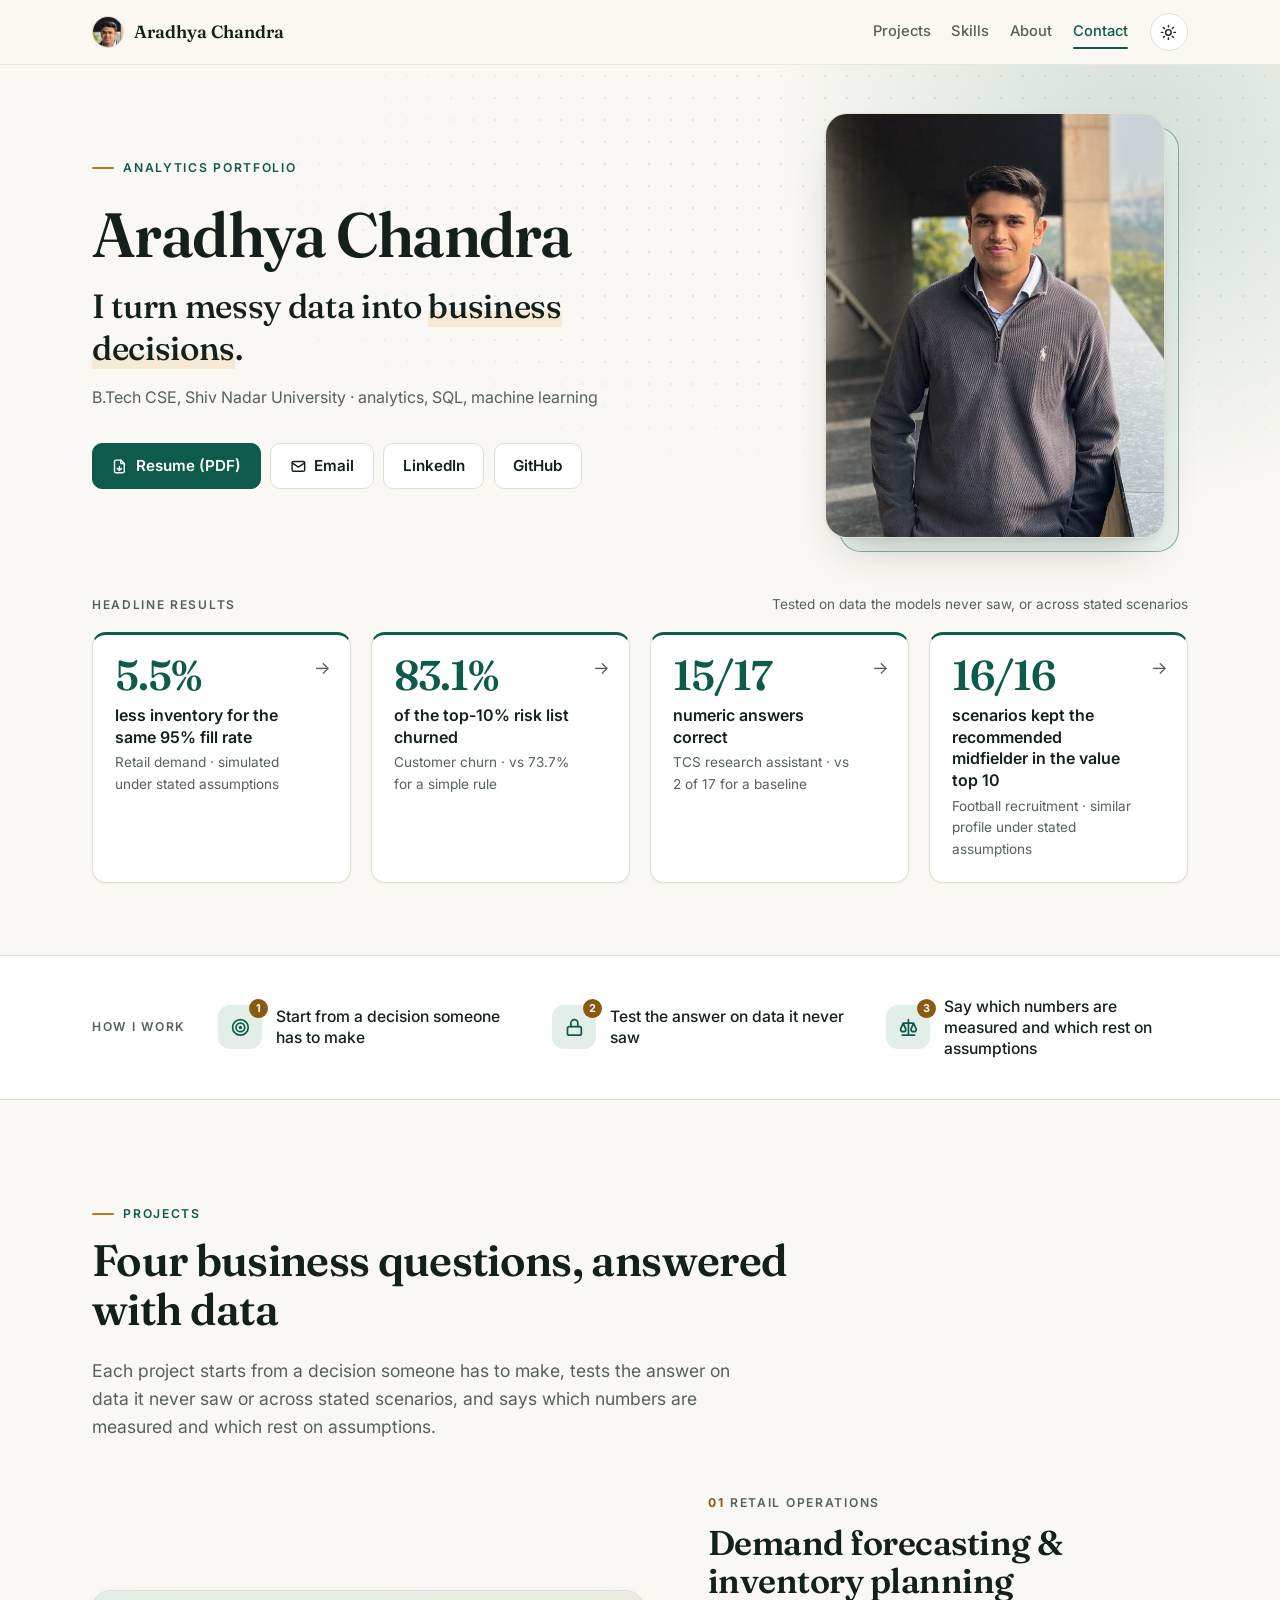
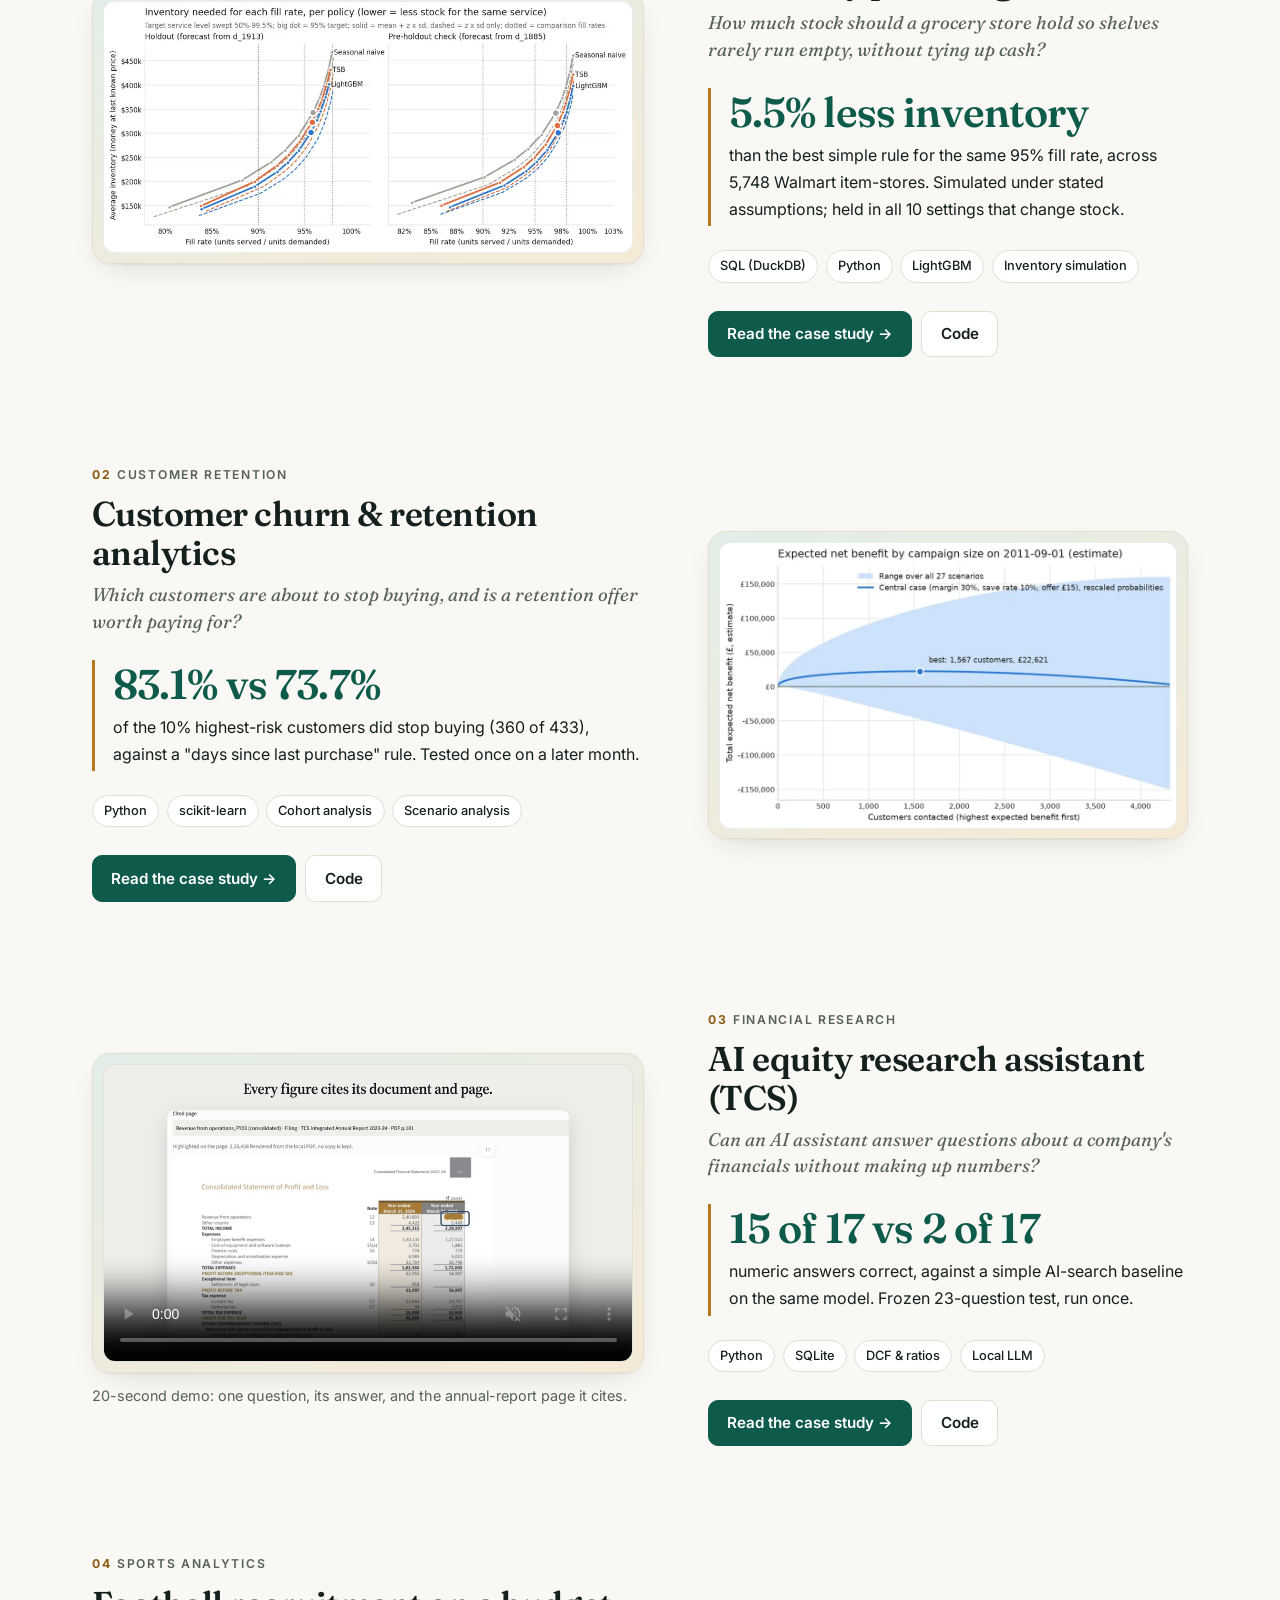
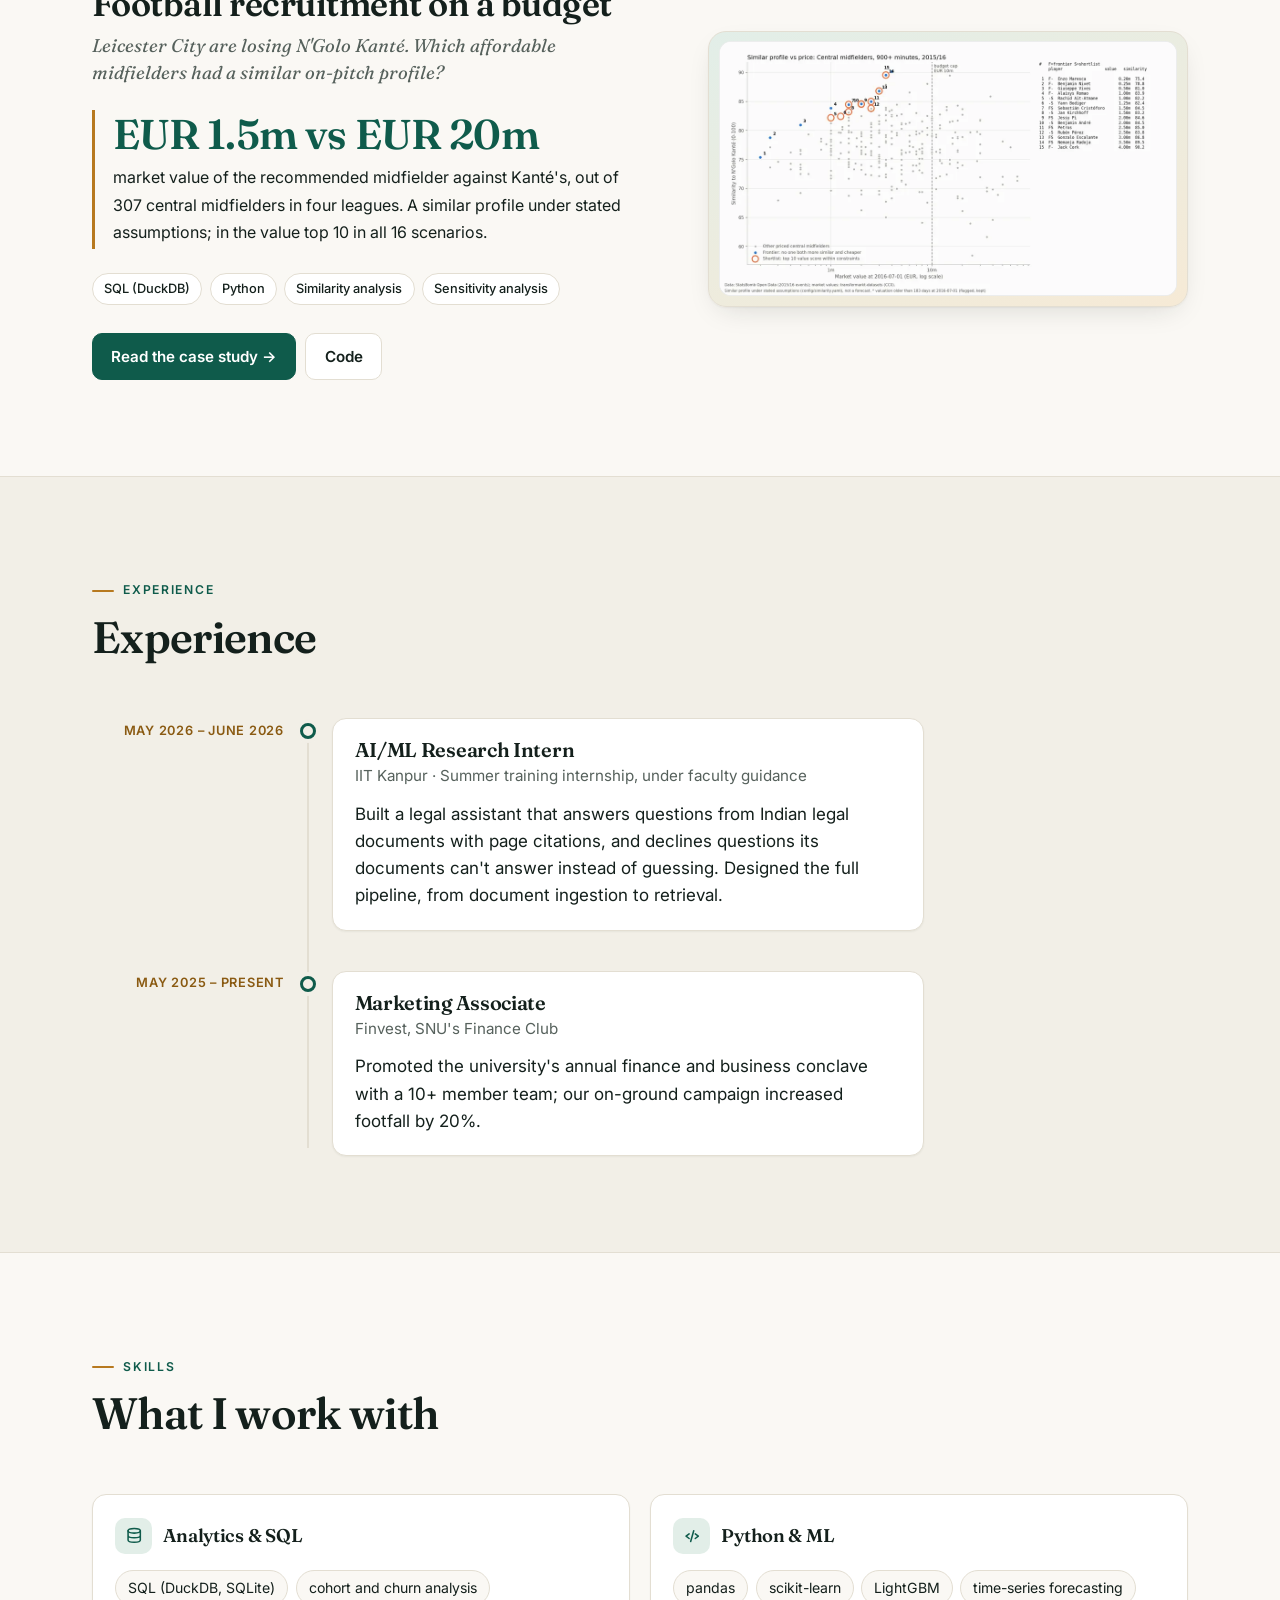
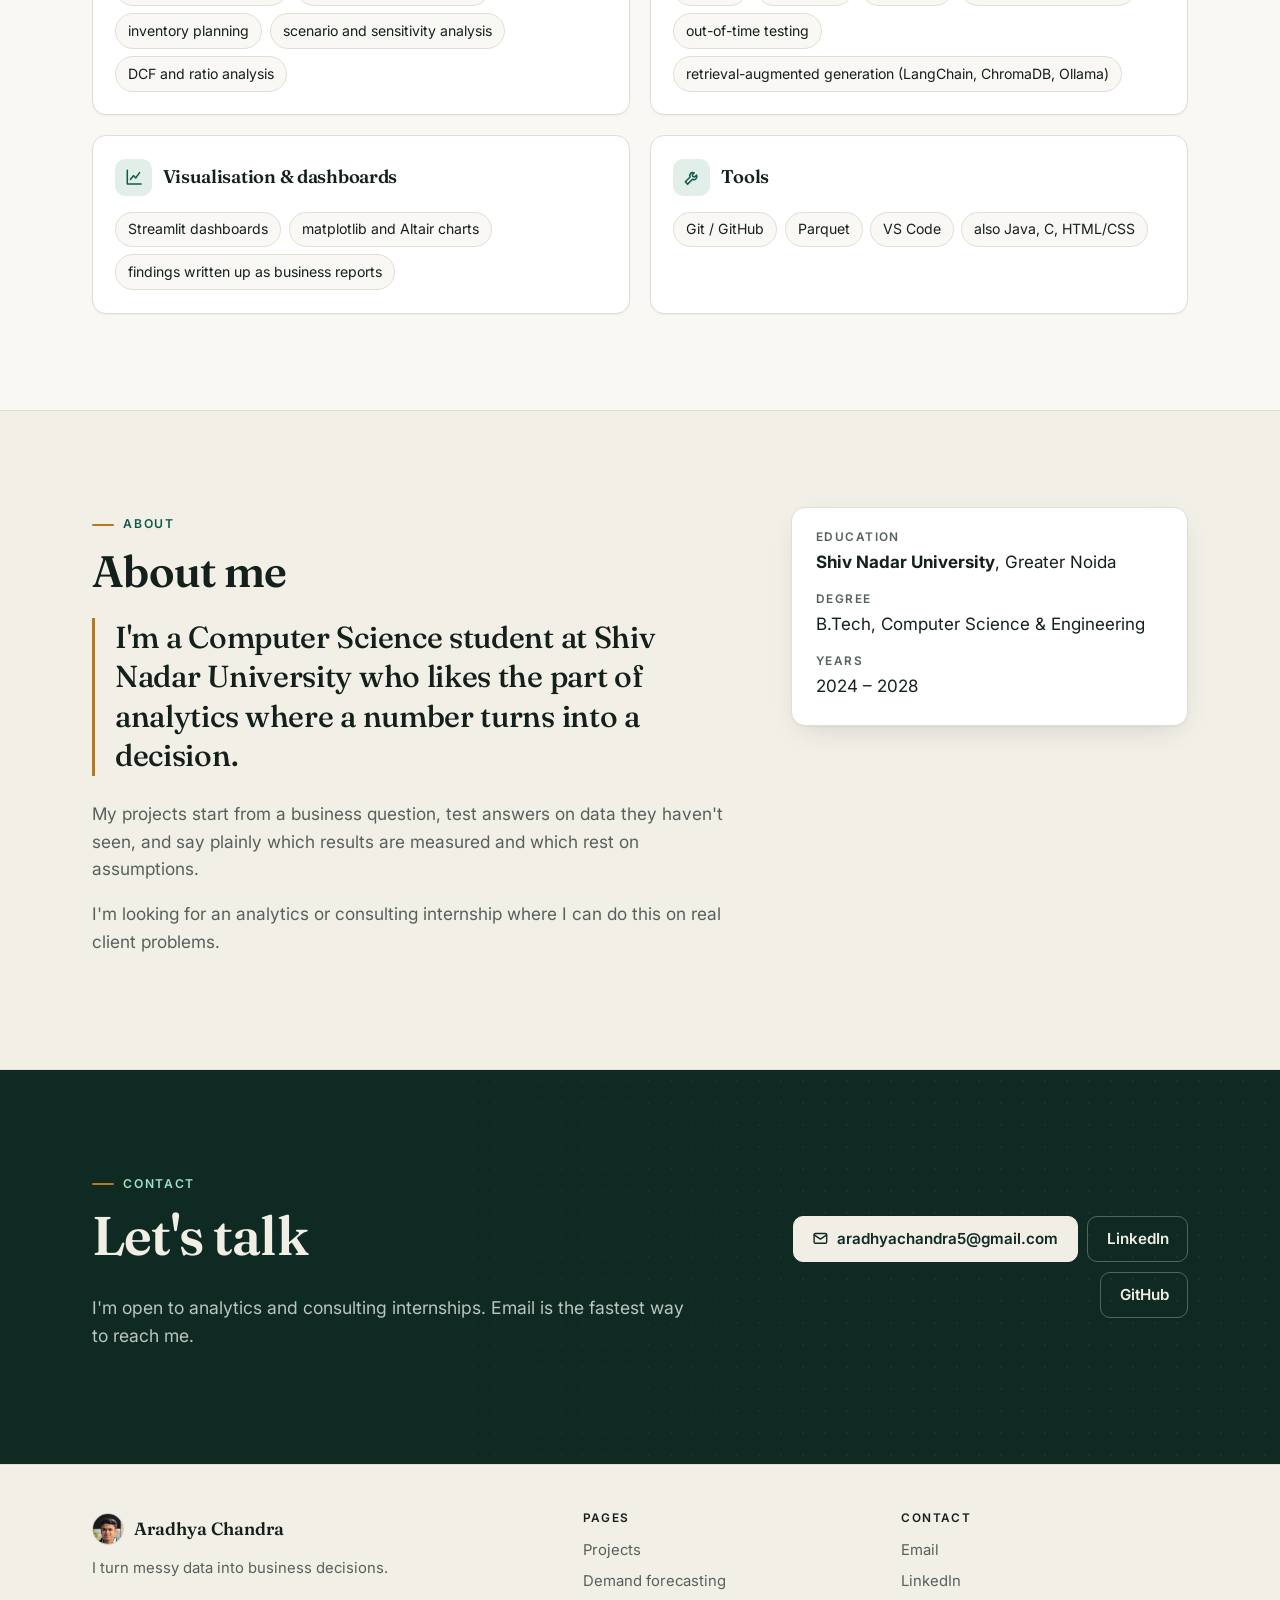
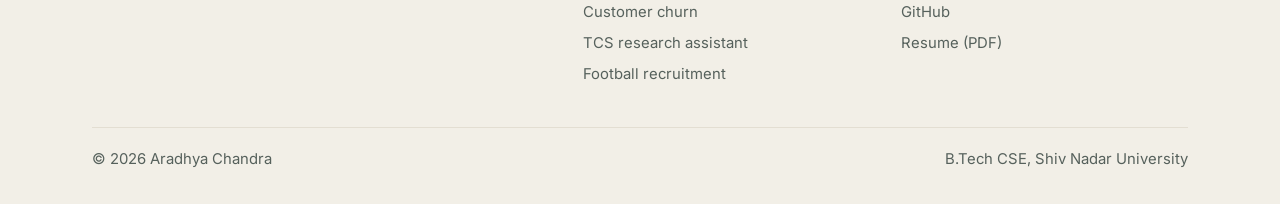
<file: index.html>
<!doctype html>
<html lang="en">
<head>
  <meta charset="utf-8">
  <meta name="viewport" content="width=device-width, initial-scale=1">
  <title>Aradhya Chandra · Analytics</title>
  <meta name="description" content="Aradhya Chandra, B.Tech CSE at Shiv Nadar University. Analytics projects that turn data into business decisions: inventory planning, customer retention, financial research and football recruitment.">
  <link rel="canonical" href="https://aradhyachandra.github.io/">

  <!-- Link previews (Gmail, LinkedIn, WhatsApp, X) -->
  <meta property="og:type" content="website">
  <meta property="og:site_name" content="Aradhya Chandra">
  <meta property="og:title" content="Aradhya Chandra · I turn messy data into business decisions">
  <meta property="og:description" content="Analytics projects on inventory planning, customer retention, financial research and football recruitment, each with the business question, the finding and the recommendation.">
  <meta property="og:url" content="https://aradhyachandra.github.io/">
  <meta property="og:image" content="https://aradhyachandra.github.io/assets/img/og-image.png">
  <meta property="og:image:width" content="1200">
  <meta property="og:image:height" content="630">
  <meta property="og:image:alt" content="Aradhya Chandra: I turn messy data into business decisions">
  <meta name="twitter:card" content="summary_large_image">
  <meta name="twitter:title" content="Aradhya Chandra · I turn messy data into business decisions">
  <meta name="twitter:description" content="Analytics projects on inventory planning, customer retention, financial research and football recruitment.">
  <meta name="twitter:image" content="https://aradhyachandra.github.io/assets/img/og-image.png">

  <link rel="icon" href="/favicon.svg" type="image/svg+xml">
  <link rel="icon" href="/favicon-32.png" sizes="32x32" type="image/png">
  <link rel="apple-touch-icon" href="/apple-touch-icon.png">
  <meta name="theme-color" content="#0f5b4b">

  <link rel="preconnect" href="https://fonts.googleapis.com">
  <link rel="preconnect" href="https://fonts.gstatic.com" crossorigin>
  <link href="https://fonts.googleapis.com/css2?family=Fraunces:ital,wght@0,500;0,600;1,400&family=Inter:wght@400;500;600;700&display=swap" rel="stylesheet">
  <link rel="stylesheet" href="/assets/css/style.css">
  <script src="/assets/js/main.js"></script>
</head>
<body>
<a class="skip" href="#main">Skip to content</a>

<header class="site-header">
  <div class="wrap">
    <a class="brand" href="/"><img class="brand-avatar" src="/assets/img/avatar-112.jpg" alt="" width="32" height="32" decoding="async"><span class="brand-name">Aradhya Chandra</span></a>
    <nav class="nav" aria-label="Main">
      <a href="#projects">Projects</a>
      <a href="#skills">Skills</a>
      <a href="#about">About</a>
      <a href="#contact">Contact</a>
    </nav>
    <button class="theme-toggle" type="button" aria-label="Switch colour theme">
      <svg class="sun" viewBox="0 0 24 24" fill="none" stroke="currentColor" stroke-width="2" stroke-linecap="round" aria-hidden="true"><circle cx="12" cy="12" r="4"/><path d="M12 2v2M12 20v2M4.9 4.9l1.4 1.4M17.7 17.7l1.4 1.4M2 12h2M20 12h2M4.9 19.1l1.4-1.4M17.7 6.3l1.4-1.4"/></svg>
      <svg class="moon" viewBox="0 0 24 24" fill="none" stroke="currentColor" stroke-width="2" stroke-linecap="round" stroke-linejoin="round" aria-hidden="true"><path d="M21 12.8A9 9 0 1 1 11.2 3a7 7 0 0 0 9.8 9.8z"/></svg>
    </button>
  </div>
</header>

<main id="main">

  <!-- ===== Hero ===== -->
  <section class="hero" aria-labelledby="name">
    <div class="wrap hero-grid">
      <div class="hero-text">
        <div class="hero-id">
          <p class="eyebrow">Analytics portfolio</p>
        </div>
        <h1 id="name">Aradhya Chandra</h1>
        <p class="headline">I turn messy data into <em>business decisions</em>.</p>
        <p class="subline">B.Tech CSE, Shiv Nadar University · analytics, SQL, machine learning</p>
        <div class="btns">
          <a class="btn btn-primary" href="/resume/Aradhya_Chandra_Resume.pdf">
            <svg viewBox="0 0 24 24" fill="none" stroke="currentColor" stroke-width="2" stroke-linecap="round" stroke-linejoin="round" aria-hidden="true"><path d="M14 3H7a2 2 0 0 0-2 2v14a2 2 0 0 0 2 2h10a2 2 0 0 0 2-2V8z"/><path d="M14 3v5h5M12 12v6M9 15l3 3 3-3"/></svg>
            Resume (PDF)</a>
          <a class="btn" href="mailto:aradhyachandra5@gmail.com">
            <svg viewBox="0 0 24 24" fill="none" stroke="currentColor" stroke-width="2" stroke-linecap="round" stroke-linejoin="round" aria-hidden="true"><rect x="3" y="5" width="18" height="14" rx="2"/><path d="m3 7 9 6 9-6"/></svg>
            Email</a>
          <a class="btn" href="https://www.linkedin.com/in/aradhya-chandra-41390a30b" rel="noopener">LinkedIn</a>
          <a class="btn" href="https://github.com/aradhyachandra" rel="noopener">GitHub</a>
        </div>
      </div>

      <figure class="portrait">
        <!-- Portrait: 640×800 (4:5), shown about 340px wide on desktop -->
        <img src="/assets/img/photo.jpg" alt="Aradhya Chandra" width="640" height="800" loading="eager" decoding="async" fetchpriority="high">
      </figure>
    </div>
  </section>

  <!-- ===== Headline results ===== -->
  <section class="results-strip" aria-labelledby="results-h">
    <div class="wrap">
      <div class="results-head">
        <p id="results-h">Headline results</p>
        <span>Tested on data the models never saw, or across stated scenarios</span>
      </div>
      <div class="kpis">
        <a class="kpi" href="/projects/demand-forecasting.html">
          <span class="kpi-value">5.5%</span>
          <span><span class="kpi-label">less inventory for the same 95% fill rate</span><span class="kpi-meta">Retail demand · simulated under stated assumptions</span></span>
          <span class="kpi-arrow" aria-hidden="true">→</span>
        </a>
        <a class="kpi" href="/projects/customer-churn.html">
          <span class="kpi-value">83.1%</span>
          <span><span class="kpi-label">of the top-10% risk list churned</span><span class="kpi-meta">Customer churn · vs 73.7% for a simple rule</span></span>
          <span class="kpi-arrow" aria-hidden="true">→</span>
        </a>
        <a class="kpi" href="/projects/tcs-research-assistant.html">
          <span class="kpi-value">15/17</span>
          <span><span class="kpi-label">numeric answers correct</span><span class="kpi-meta">TCS research assistant · vs 2 of 17 for a baseline</span></span>
          <span class="kpi-arrow" aria-hidden="true">→</span>
        </a>
        <a class="kpi" href="/projects/football-recruitment.html">
          <span class="kpi-value">16/16</span>
          <span><span class="kpi-label">scenarios kept the recommended midfielder in the value top 10</span><span class="kpi-meta">Football recruitment · similar profile under stated assumptions</span></span>
          <span class="kpi-arrow" aria-hidden="true">→</span>
        </a>
      </div>
    </div>
  </section>

  <!-- ===== How I work ===== -->
  <section class="how" aria-labelledby="how-h">
    <div class="wrap">
      <ol class="how-grid">
        <li><h2 class="how-title" id="how-h">How I work</h2></li>
        <li class="step">
          <span class="step-icon" aria-hidden="true"><svg viewBox="0 0 24 24" fill="none" stroke="currentColor" stroke-width="2" stroke-linecap="round" stroke-linejoin="round"><circle cx="12" cy="12" r="9"/><circle cx="12" cy="12" r="5"/><circle cx="12" cy="12" r="1"/></svg></span>
          <p>Start from a decision someone has to make</p>
        </li>
        <li class="step">
          <span class="step-icon" aria-hidden="true"><svg viewBox="0 0 24 24" fill="none" stroke="currentColor" stroke-width="2" stroke-linecap="round" stroke-linejoin="round"><rect x="4" y="11" width="16" height="10" rx="2"/><path d="M8 11V7a4 4 0 0 1 8 0v4"/></svg></span>
          <p>Test the answer on data it never saw</p>
        </li>
        <li class="step">
          <span class="step-icon" aria-hidden="true"><svg viewBox="0 0 24 24" fill="none" stroke="currentColor" stroke-width="2" stroke-linecap="round" stroke-linejoin="round"><path d="M12 3v18M5 21h14M6 7h12M6 7l-3 7a3 3 0 0 0 6 0zM18 7l-3 7a3 3 0 0 0 6 0z"/></svg></span>
          <p>Say which numbers are measured and which rest on assumptions</p>
        </li>
      </ol>
    </div>
  </section>

  <!-- ===== Projects ===== -->
  <section id="projects" class="section" aria-labelledby="projects-h">
    <div class="wrap">
      <div class="section-head reveal">
        <p class="eyebrow">Projects</p>
        <h2 id="projects-h">Four business questions, answered with data</h2>
        <p class="lede">Each project starts from a decision someone has to make, tests the answer on data it never saw or across stated scenarios, and says which numbers are measured and which rest on assumptions.</p>
      </div>

      <div class="features">
        <article class="feature reveal">
          <a class="shot" href="/projects/demand-forecasting.html" aria-label="Read the demand forecasting case study">
            <div class="shot-inner"><img src="/assets/img/home-demand.webp" width="1000" height="473" alt="Line chart of average inventory against fill rate for three ordering policies. The LightGBM line sits below TSB and seasonal naive at every fill rate." loading="lazy" decoding="async"></div>
          </a>
          <div>
            <span class="feature-num"><b>01</b>Retail operations</span>
            <h3>Demand forecasting &amp; inventory planning</h3>
            <p class="question">How much stock should a grocery store hold so shelves rarely run empty, without tying up cash?</p>
            <div class="result">
              <strong>5.5% less inventory</strong>
              <span>than the best simple rule for the same 95% fill rate, across 5,748 Walmart item-stores. Simulated under stated assumptions; held in all 10 settings that change stock.</span>
            </div>
            <ul class="tags" aria-label="Tools">
              <li>SQL (DuckDB)</li><li>Python</li><li>LightGBM</li><li>Inventory simulation</li>
            </ul>
            <div class="feature-links">
              <a class="btn btn-primary" href="/projects/demand-forecasting.html">Read the case study →</a>
              <a class="btn" href="https://github.com/aradhyachandra/demand-forecasting" rel="noopener">Code</a>
            </div>
          </div>
        </article>

        <article class="feature reveal">
          <a class="shot" href="/projects/customer-churn.html" aria-label="Read the customer churn case study">
            <div class="shot-inner"><img src="/assets/img/home-churn.webp" width="1000" height="624" alt="Line chart of expected net benefit against number of customers contacted, peaking at 1,567 customers and £22,621 in the central case, with a wide shaded range across 27 scenarios." loading="lazy" decoding="async"></div>
          </a>
          <div>
            <span class="feature-num"><b>02</b>Customer retention</span>
            <h3>Customer churn &amp; retention analytics</h3>
            <p class="question">Which customers are about to stop buying, and is a retention offer worth paying for?</p>
            <div class="result">
              <strong>83.1% vs 73.7%</strong>
              <span>of the 10% highest-risk customers did stop buying (360 of 433), against a "days since last purchase" rule. Tested once on a later month.</span>
            </div>
            <ul class="tags" aria-label="Tools">
              <li>Python</li><li>scikit-learn</li><li>Cohort analysis</li><li>Scenario analysis</li>
            </ul>
            <div class="feature-links">
              <a class="btn btn-primary" href="/projects/customer-churn.html">Read the case study →</a>
              <a class="btn" href="https://github.com/aradhyachandra/customer-churn" rel="noopener">Code</a>
            </div>
          </div>
        </article>

        <article class="feature reveal">
          <figure class="shot-media">
            <div class="shot">
              <div class="shot-inner shot-video">
                <video controls muted playsinline loop preload="metadata" poster="/assets/img/tcs-demo-poster.png" width="1920" height="1080" aria-label="Demo of the TCS research assistant">
                  <source src="/assets/img/tcs-demo.mp4" type="video/mp4">
                  <a href="/assets/img/tcs-demo.mp4">Download the 20-second demo (MP4)</a>
                </video>
              </div>
            </div>
            <figcaption>20-second demo: one question, its answer, and the annual-report page it cites.</figcaption>
          </figure>
          <div>
            <span class="feature-num"><b>03</b>Financial research</span>
            <h3>AI equity research assistant (TCS)</h3>
            <p class="question">Can an AI assistant answer questions about a company's financials without making up numbers?</p>
            <div class="result">
              <strong>15 of 17 vs 2 of 17</strong>
              <span>numeric answers correct, against a simple AI-search baseline on the same model. Frozen 23-question test, run once.</span>
            </div>
            <ul class="tags" aria-label="Tools">
              <li>Python</li><li>SQLite</li><li>DCF &amp; ratios</li><li>Local LLM</li>
            </ul>
            <div class="feature-links">
              <a class="btn btn-primary" href="/projects/tcs-research-assistant.html">Read the case study →</a>
              <a class="btn" href="https://github.com/aradhyachandra/investment-research" rel="noopener">Code</a>
            </div>
          </div>
        </article>

        <article class="feature reveal">
          <a class="shot" href="/projects/football-recruitment.html" aria-label="Read the football recruitment case study">
            <div class="shot-inner"><img src="/assets/img/home-football.webp" width="1000" height="554" alt="Scatter chart of similarity to N'Golo Kanté against market value for central midfielders, with the value frontier and shortlist marked below the EUR 10m budget line." loading="lazy" decoding="async"></div>
          </a>
          <div>
            <span class="feature-num"><b>04</b>Sports analytics</span>
            <h3>Football recruitment on a budget</h3>
            <p class="question">Leicester City are losing N'Golo Kanté. Which affordable midfielders had a similar on-pitch profile?</p>
            <div class="result">
              <strong>EUR 1.5m vs EUR 20m</strong>
              <span>market value of the recommended midfielder against Kanté's, out of 307 central midfielders in four leagues. A similar profile under stated assumptions; in the value top 10 in all 16 scenarios.</span>
            </div>
            <ul class="tags" aria-label="Tools">
              <li>SQL (DuckDB)</li><li>Python</li><li>Similarity analysis</li><li>Sensitivity analysis</li>
            </ul>
            <div class="feature-links">
              <a class="btn btn-primary" href="/projects/football-recruitment.html">Read the case study →</a>
              <a class="btn" href="https://github.com/aradhyachandra/football-recruitment" rel="noopener">Code</a>
            </div>
          </div>
        </article>
      </div>
    </div>
  </section>

  <!-- ===== Experience ===== -->
  <section id="experience" class="section section-alt" aria-labelledby="experience-h">
    <div class="wrap">
      <div class="section-head reveal">
        <p class="eyebrow">Experience</p>
        <h2 id="experience-h">Experience</h2>
      </div>
      <ol class="timeline">
        <li class="tl-item reveal">
          <span class="tl-when">May 2026 – June 2026</span>
          <div class="tl-card">
            <h3>AI/ML Research Intern</h3>
            <p class="tl-org">IIT Kanpur · Summer training internship, under faculty guidance</p>
            <p>Built a legal assistant that answers questions from Indian legal documents with page citations, and declines questions its documents can't answer instead of guessing. Designed the full pipeline, from document ingestion to retrieval.</p>
          </div>
        </li>
        <li class="tl-item reveal">
          <span class="tl-when">May 2025 – present</span>
          <div class="tl-card">
            <h3>Marketing Associate</h3>
            <p class="tl-org">Finvest, SNU's Finance Club</p>
            <p>Promoted the university's annual finance and business conclave with a 10+ member team; our on-ground campaign increased footfall by 20%.</p>
          </div>
        </li>
      </ol>
    </div>
  </section>

  <!-- ===== Skills ===== -->
  <section id="skills" class="section" aria-labelledby="skills-h">
    <div class="wrap">
      <div class="section-head reveal">
        <p class="eyebrow">Skills</p>
        <h2 id="skills-h">What I work with</h2>
      </div>
      <div class="skill-grid">
        <div class="skill-card reveal">
          <h3><span class="skill-icon" aria-hidden="true"><svg viewBox="0 0 24 24" fill="none" stroke="currentColor" stroke-width="2" stroke-linecap="round" stroke-linejoin="round"><ellipse cx="12" cy="5" rx="8" ry="3"/><path d="M4 5v6c0 1.7 3.6 3 8 3s8-1.3 8-3V5M4 11v6c0 1.7 3.6 3 8 3s8-1.3 8-3v-6"/></svg></span>Analytics &amp; SQL</h3>
          <ul class="pills">
            <li>SQL (DuckDB, SQLite)</li><li>cohort and churn analysis</li><li>inventory planning</li><li>scenario and sensitivity analysis</li><li>DCF and ratio analysis</li>
          </ul>
        </div>
        <div class="skill-card reveal">
          <h3><span class="skill-icon" aria-hidden="true"><svg viewBox="0 0 24 24" fill="none" stroke="currentColor" stroke-width="2" stroke-linecap="round" stroke-linejoin="round"><path d="m8 9-4 3 4 3M16 9l4 3-4 3M14 5l-4 14"/></svg></span>Python &amp; ML</h3>
          <ul class="pills">
            <li>pandas</li><li>scikit-learn</li><li>LightGBM</li><li>time-series forecasting</li><li>out-of-time testing</li><li>retrieval-augmented generation (LangChain, ChromaDB, Ollama)</li>
          </ul>
        </div>
        <div class="skill-card reveal">
          <h3><span class="skill-icon" aria-hidden="true"><svg viewBox="0 0 24 24" fill="none" stroke="currentColor" stroke-width="2" stroke-linecap="round" stroke-linejoin="round"><path d="M3 3v18h18"/><path d="M7 15l4-5 3 3 5-7"/></svg></span>Visualisation &amp; dashboards</h3>
          <ul class="pills">
            <li>Streamlit dashboards</li><li>matplotlib and Altair charts</li><li>findings written up as business reports</li>
          </ul>
        </div>
        <div class="skill-card reveal">
          <h3><span class="skill-icon" aria-hidden="true"><svg viewBox="0 0 24 24" fill="none" stroke="currentColor" stroke-width="2" stroke-linecap="round" stroke-linejoin="round"><path d="M14.7 6.3a4 4 0 0 0-5.4 5.4L3 18l3 3 6.3-6.3a4 4 0 0 0 5.4-5.4l-2.5 2.5-2.4-.6-.6-2.4z"/></svg></span>Tools</h3>
          <ul class="pills">
            <li>Git / GitHub</li><li>Parquet</li><li>VS Code</li><li>also Java, C, HTML/CSS</li>
          </ul>
        </div>
      </div>
    </div>
  </section>

  <!-- ===== About ===== -->
  <section id="about" class="section section-alt" aria-labelledby="about-h">
    <div class="wrap about-grid">
      <div class="about-text reveal">
        <p class="eyebrow">About</p>
        <h2 id="about-h">About me</h2>
        <p class="pull">I'm a Computer Science student at Shiv Nadar University who likes the part of analytics where a number turns into a decision.</p>
        <p>My projects start from a business question, test answers on data they haven't seen, and say plainly which results are measured and which rest on assumptions.</p>
        <p>I'm looking for an analytics or consulting internship where I can do this on real client problems.</p>
      </div>
      <dl class="edu reveal" aria-label="Education">
        <dt>Education</dt>
        <dd><strong>Shiv Nadar University</strong>, Greater Noida</dd>
        <dt>Degree</dt>
        <dd>B.Tech, Computer Science &amp; Engineering</dd>
        <dt>Years</dt>
        <dd>2024 – 2028</dd>
      </dl>
    </div>
  </section>

  <!-- ===== Contact ===== -->
  <section id="contact" class="band" aria-labelledby="contact-h">
    <div class="wrap band-grid">
      <div class="reveal">
        <p class="eyebrow">Contact</p>
        <h2 id="contact-h">Let's talk</h2>
        <p class="lede">I'm open to analytics and consulting internships. Email is the fastest way to reach me.</p>
      </div>
      <div class="btns reveal">
        <a class="btn btn-primary" href="mailto:aradhyachandra5@gmail.com">
          <svg viewBox="0 0 24 24" fill="none" stroke="currentColor" stroke-width="2" stroke-linecap="round" stroke-linejoin="round" aria-hidden="true"><rect x="3" y="5" width="18" height="14" rx="2"/><path d="m3 7 9 6 9-6"/></svg>
          aradhyachandra5@gmail.com</a>
        <a class="btn" href="https://www.linkedin.com/in/aradhya-chandra-41390a30b" rel="noopener">LinkedIn</a>
        <a class="btn" href="https://github.com/aradhyachandra" rel="noopener">GitHub</a>
      </div>
    </div>
  </section>
</main>

<footer class="site-footer">
  <div class="wrap">
    <div class="foot-grid">
      <div class="foot-brand">
        <a class="brand" href="/"><img class="brand-avatar" src="/assets/img/avatar-112.jpg" alt="" width="32" height="32" loading="lazy" decoding="async"><span class="brand-name">Aradhya Chandra</span></a>
        <p>I turn messy data into business decisions.</p>
      </div>
      <nav aria-labelledby="foot-pages">
        <h2 id="foot-pages">Pages</h2>
        <ul>
          <li><a href="/#projects">Projects</a></li>
          <li><a href="/projects/demand-forecasting.html">Demand forecasting</a></li>
          <li><a href="/projects/customer-churn.html">Customer churn</a></li>
          <li><a href="/projects/tcs-research-assistant.html">TCS research assistant</a></li>
          <li><a href="/projects/football-recruitment.html">Football recruitment</a></li>
        </ul>
      </nav>
      <div>
        <h2>Contact</h2>
        <ul>
          <li><a href="mailto:aradhyachandra5@gmail.com">Email</a></li>
          <li><a href="https://www.linkedin.com/in/aradhya-chandra-41390a30b" rel="noopener">LinkedIn</a></li>
          <li><a href="https://github.com/aradhyachandra" rel="noopener">GitHub</a></li>
          <li><a href="/resume/Aradhya_Chandra_Resume.pdf">Resume (PDF)</a></li>
        </ul>
      </div>
    </div>
    <div class="foot-base">
      <p>© <span id="year">2026</span> Aradhya Chandra</p>
      <p>B.Tech CSE, Shiv Nadar University</p>
    </div>
  </div>
</footer>
</body>
</html>
</file>
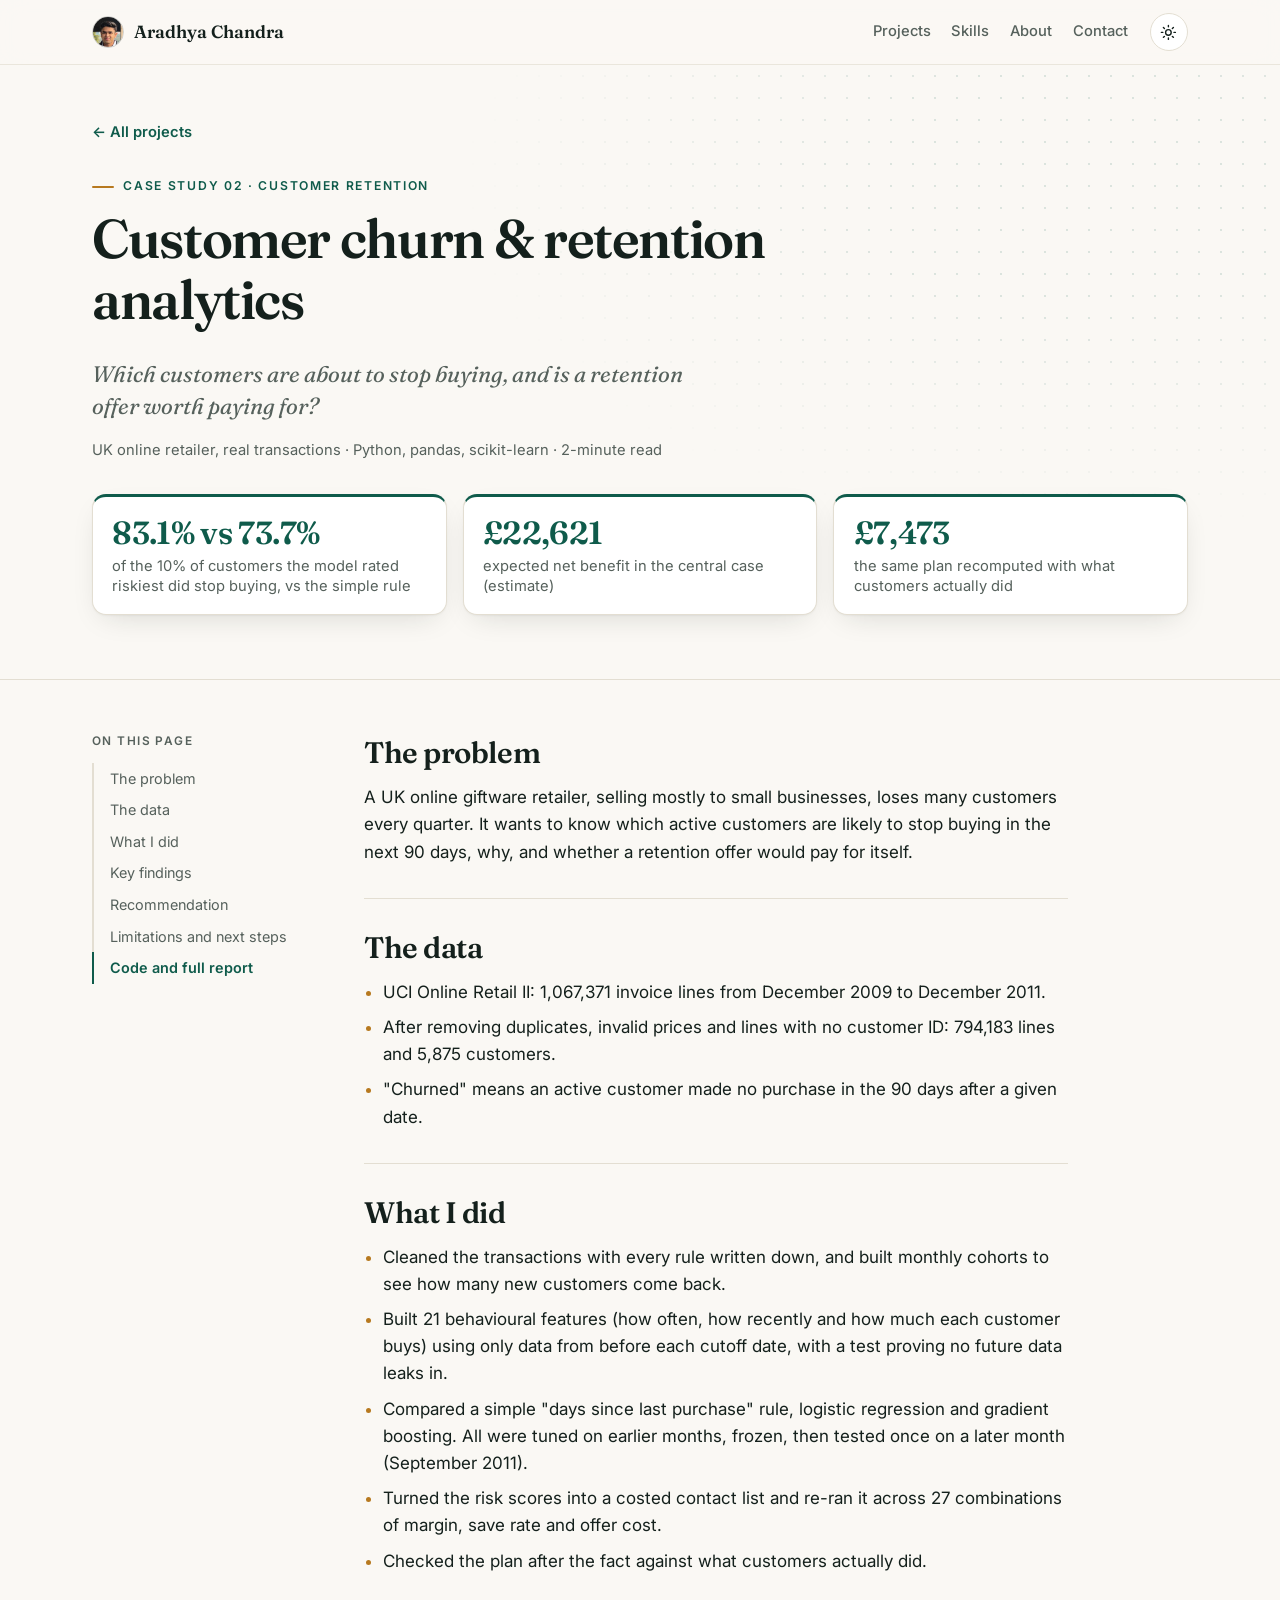
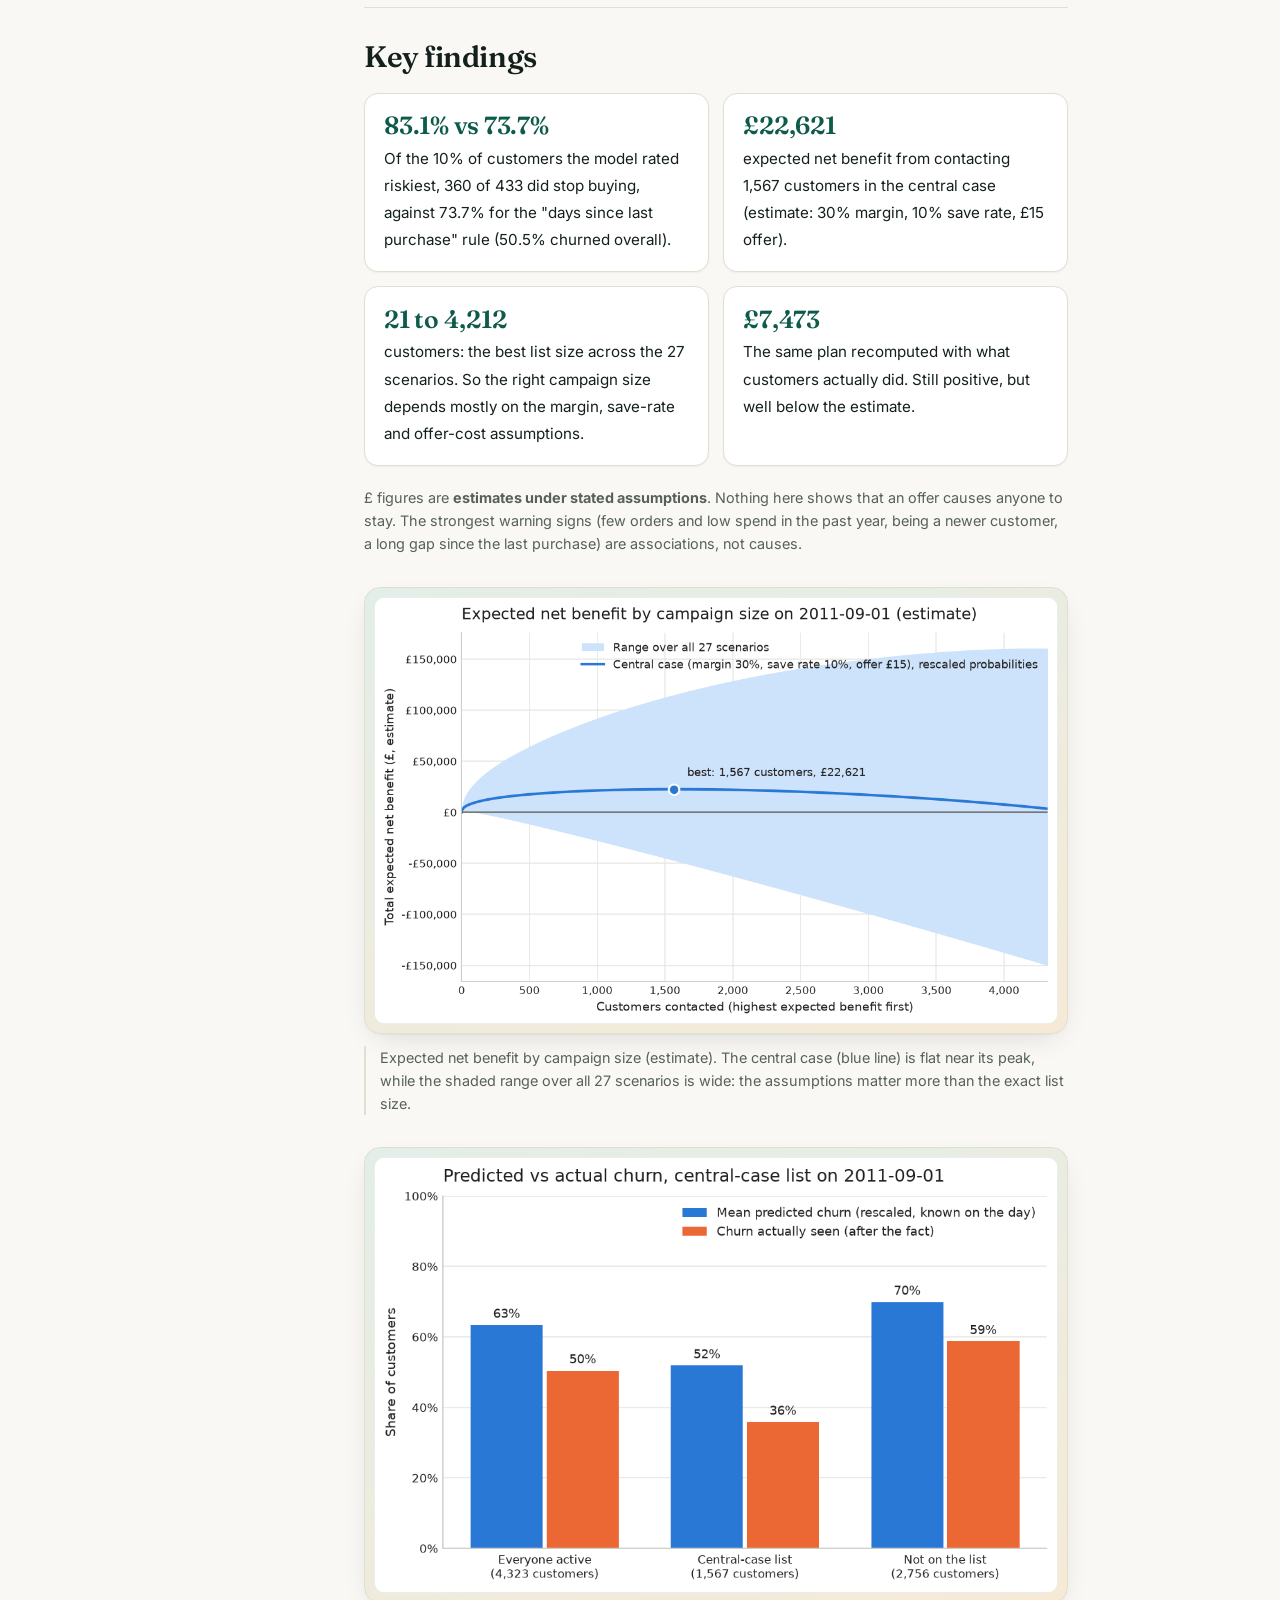
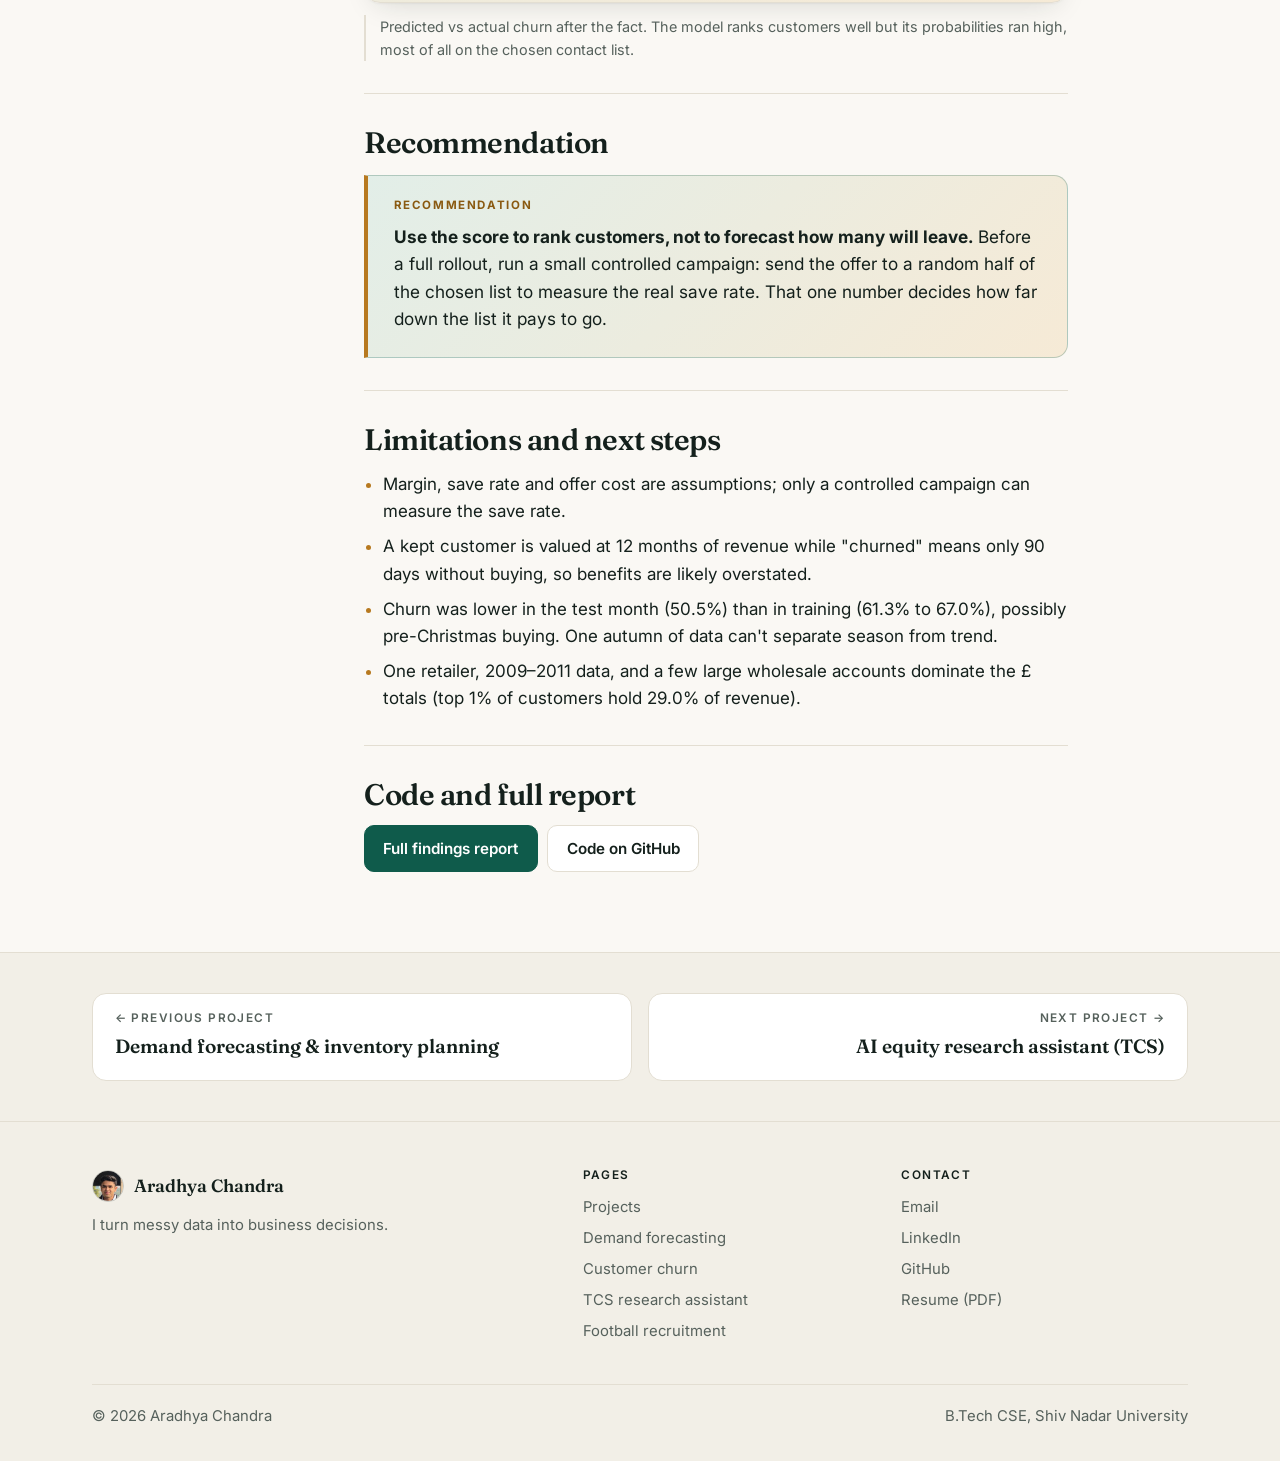
<file: projects/customer-churn.html>
<!doctype html>
<html lang="en">
<head>
  <meta charset="utf-8">
  <meta name="viewport" content="width=device-width, initial-scale=1">
  <title>Customer Churn &amp; Retention · Aradhya Chandra</title>
  <meta name="description" content="Case study: predicting which customers of a UK online retailer stop buying, and costing a retention campaign under stated assumptions.">
  <link rel="canonical" href="https://aradhyachandra.github.io/projects/customer-churn.html">
  <meta property="og:type" content="article">
  <meta property="og:site_name" content="Aradhya Chandra">
  <meta property="og:title" content="Customer churn &amp; retention analytics · Aradhya Chandra">
  <meta property="og:description" content="Which customers are about to stop buying, and is a retention offer worth paying for?">
  <meta property="og:url" content="https://aradhyachandra.github.io/projects/customer-churn.html">
  <meta property="og:image" content="https://aradhyachandra.github.io/assets/img/og-image.png">
  <meta property="og:image:width" content="1200">
  <meta property="og:image:height" content="630">
  <meta name="twitter:card" content="summary_large_image">
  <meta name="twitter:image" content="https://aradhyachandra.github.io/assets/img/og-image.png">
  <link rel="icon" href="/favicon.svg" type="image/svg+xml">
  <link rel="icon" href="/favicon-32.png" sizes="32x32" type="image/png">
  <link rel="apple-touch-icon" href="/apple-touch-icon.png">
  <meta name="theme-color" content="#0f5b4b">
  <link rel="preconnect" href="https://fonts.googleapis.com">
  <link rel="preconnect" href="https://fonts.gstatic.com" crossorigin>
  <link href="https://fonts.googleapis.com/css2?family=Fraunces:ital,wght@0,500;0,600;1,400&family=Inter:wght@400;500;600;700&display=swap" rel="stylesheet">
  <link rel="stylesheet" href="/assets/css/style.css">
  <script src="/assets/js/main.js"></script>
</head>
<body>
<a class="skip" href="#main">Skip to content</a>
<header class="site-header">
  <div class="wrap">
    <a class="brand" href="/"><img class="brand-avatar" src="/assets/img/avatar-112.jpg" alt="" width="32" height="32" decoding="async"><span class="brand-name">Aradhya Chandra</span></a>
    <nav class="nav" aria-label="Main">
      <a href="/#projects">Projects</a>
      <a href="/#skills">Skills</a>
      <a href="/#about">About</a>
      <a href="/#contact">Contact</a>
    </nav>
    <button class="theme-toggle" type="button" aria-label="Switch colour theme">
      <svg class="sun" viewBox="0 0 24 24" fill="none" stroke="currentColor" stroke-width="2" stroke-linecap="round" aria-hidden="true"><circle cx="12" cy="12" r="4"/><path d="M12 2v2M12 20v2M4.9 4.9l1.4 1.4M17.7 17.7l1.4 1.4M2 12h2M20 12h2M4.9 19.1l1.4-1.4M17.7 6.3l1.4-1.4"/></svg>
      <svg class="moon" viewBox="0 0 24 24" fill="none" stroke="currentColor" stroke-width="2" stroke-linecap="round" stroke-linejoin="round" aria-hidden="true"><path d="M21 12.8A9 9 0 1 1 11.2 3a7 7 0 0 0 9.8 9.8z"/></svg>
    </button>
  </div>
</header>

<main id="main">
  <section class="cs-hero" aria-labelledby="cs-title">
    <div class="wrap">
      <a class="back" href="/#projects">← All projects</a>
      <p class="eyebrow">Case study 02 · Customer retention</p>
      <h1 id="cs-title">Customer churn &amp; retention analytics</h1>
      <p class="question">Which customers are about to stop buying, and is a retention offer worth paying for?</p>
      <p class="meta">UK online retailer, real transactions · Python, pandas, scikit-learn · 2-minute read</p>
      <div class="cs-kpis">
        <div class="cs-kpi"><strong>83.1% vs 73.7%</strong><span>of the 10% of customers the model rated riskiest did stop buying, vs the simple rule</span></div>
        <div class="cs-kpi"><strong>£22,621</strong><span>expected net benefit in the central case (estimate)</span></div>
        <div class="cs-kpi"><strong>£7,473</strong><span>the same plan recomputed with what customers actually did</span></div>
      </div>
    </div>
  </section>

  <div class="wrap cs-layout">
    <nav class="toc" aria-label="On this page">
      <p>On this page</p>
      <ol>
          <li><a href="#the-problem">The problem</a></li>
          <li><a href="#the-data">The data</a></li>
          <li><a href="#what-i-did">What I did</a></li>
          <li><a href="#key-findings">Key findings</a></li>
          <li><a href="#recommendation">Recommendation</a></li>
          <li><a href="#limitations-and-next-steps">Limitations and next steps</a></li>
          <li><a href="#code-and-full-report">Code and full report</a></li>
      </ol>
    </nav>
    <article class="cs-body">
      
      <section class="cs-section" id="the-problem" aria-labelledby="the-problem-h">
        <h2 id="the-problem-h">The problem</h2>
        <p>A UK online giftware retailer, selling mostly to small businesses, loses many customers every quarter. It wants to know which active customers are likely to stop buying in the next 90 days, why, and whether a retention offer would pay for itself.</p>
      </section>
      <section class="cs-section" id="the-data" aria-labelledby="the-data-h">
        <h2 id="the-data-h">The data</h2>
        <ul>
      <li>UCI Online Retail II: 1,067,371 invoice lines from December 2009 to December 2011.</li>
      <li>After removing duplicates, invalid prices and lines with no customer ID: 794,183 lines and 5,875 customers.</li>
      <li>"Churned" means an active customer made no purchase in the 90 days after a given date.</li>
    </ul>
      </section>
      <section class="cs-section" id="what-i-did" aria-labelledby="what-i-did-h">
        <h2 id="what-i-did-h">What I did</h2>
        <ul>
      <li>Cleaned the transactions with every rule written down, and built monthly cohorts to see how many new customers come back.</li>
      <li>Built 21 behavioural features (how often, how recently and how much each customer buys) using only data from before each cutoff date, with a test proving no future data leaks in.</li>
      <li>Compared a simple "days since last purchase" rule, logistic regression and gradient boosting. All were tuned on earlier months, frozen, then tested once on a later month (September 2011).</li>
      <li>Turned the risk scores into a costed contact list and re-ran it across 27 combinations of margin, save rate and offer cost.</li>
      <li>Checked the plan after the fact against what customers actually did.</li>
    </ul>
      </section>
      <section class="cs-section" id="key-findings" aria-labelledby="key-findings-h">
        <h2 id="key-findings-h">Key findings</h2>
        <div class="findings">
      <div class="finding"><strong>83.1% vs 73.7%</strong><span>Of the 10% of customers the model rated riskiest, 360 of 433 did stop buying, against 73.7% for the "days since last purchase" rule (50.5% churned overall).</span></div>
      <div class="finding"><strong>£22,621</strong><span>expected net benefit from contacting 1,567 customers in the central case (estimate: 30% margin, 10% save rate, £15 offer).</span></div>
      <div class="finding"><strong>21 to 4,212</strong><span>customers: the best list size across the 27 scenarios. So the right campaign size depends mostly on the margin, save-rate and offer-cost assumptions.</span></div>
      <div class="finding"><strong>£7,473</strong><span>The same plan recomputed with what customers actually did. Still positive, but well below the estimate.</span></div>
    </div>
    <p class="note">£ figures are <strong>estimates under stated assumptions</strong>. Nothing here shows that an offer causes anyone to stay. The strongest warning signs (few orders and low spend in the past year, being a newer customer, a long gap since the last purchase) are associations, not causes.</p>

    <figure>
      <a class="frame" href="/assets/img/churn-net-benefit.png" title="Open full-size chart"><img src="/assets/img/churn-net-benefit.png" width="1082" height="675" alt="Line chart of expected net benefit against number of customers contacted. The central case peaks at 1,567 customers and £22,621 and is nearly flat around the peak; a shaded band for all 27 scenarios ranges from about minus £150,000 to plus £160,000." loading="lazy"></a>
      <figcaption>Expected net benefit by campaign size (estimate). The central case (blue line) is flat near its peak, while the shaded range over all 27 scenarios is wide: the assumptions matter more than the exact list size.</figcaption>
    </figure>

    <figure>
      <a class="frame" href="/assets/img/churn-predicted-vs-actual.png" title="Open full-size chart"><img src="/assets/img/churn-predicted-vs-actual.png" width="985" height="626" alt="Bar chart comparing predicted and actual churn. Everyone active: 63% predicted, 50% actual. Central-case contact list: 52% predicted, 36% actual. Not on the list: 70% predicted, 59% actual." loading="lazy"></a>
      <figcaption>Predicted vs actual churn after the fact. The model ranks customers well but its probabilities ran high, most of all on the chosen contact list.</figcaption>
    </figure>
      </section>
      <section class="cs-section" id="recommendation" aria-labelledby="recommendation-h">
        <h2 id="recommendation-h">Recommendation</h2>
        <div class="callout callout-rec">
      <p><strong>Use the score to rank customers, not to forecast how many will leave.</strong> Before a full rollout, run a small controlled campaign: send the offer to a random half of the chosen list to measure the real save rate. That one number decides how far down the list it pays to go.</p>
    </div>
      </section>
      <section class="cs-section" id="limitations-and-next-steps" aria-labelledby="limitations-and-next-steps-h">
        <h2 id="limitations-and-next-steps-h">Limitations and next steps</h2>
        <ul>
      <li>Margin, save rate and offer cost are assumptions; only a controlled campaign can measure the save rate.</li>
      <li>A kept customer is valued at 12 months of revenue while "churned" means only 90 days without buying, so benefits are likely overstated.</li>
      <li>Churn was lower in the test month (50.5%) than in training (61.3% to 67.0%), possibly pre-Christmas buying. One autumn of data can't separate season from trend.</li>
      <li>One retailer, 2009–2011 data, and a few large wholesale accounts dominate the £ totals (top 1% of customers hold 29.0% of revenue).</li>
    </ul>
      </section>
      <section class="cs-section" id="code-and-full-report" aria-labelledby="code-and-full-report-h">
        <h2 id="code-and-full-report-h">Code and full report</h2>
        <div class="btns">
      <a class="btn btn-primary" href="https://github.com/aradhyachandra/customer-churn/blob/main/docs/REPORT.md" rel="noopener">Full findings report</a>
      <a class="btn" href="https://github.com/aradhyachandra/customer-churn" rel="noopener">Code on GitHub</a>
    </div>
      </section>
    </article>
  </div>

  <nav class="next-wrap" aria-label="More projects">
    <div class="wrap next-grid">
      <a class="next-card" href="/projects/demand-forecasting.html"><small>← Previous project</small><span>Demand forecasting &amp; inventory planning</span></a>
      <a class="next-card next" href="/projects/tcs-research-assistant.html"><small>Next project →</small><span>AI equity research assistant (TCS)</span></a>
    </div>
  </nav>
</main>

<footer class="site-footer">
  <div class="wrap">
    <div class="foot-grid">
      <div class="foot-brand">
        <a class="brand" href="/"><img class="brand-avatar" src="/assets/img/avatar-112.jpg" alt="" width="32" height="32" loading="lazy" decoding="async"><span class="brand-name">Aradhya Chandra</span></a>
        <p>I turn messy data into business decisions.</p>
      </div>
      <nav aria-labelledby="foot-pages">
        <h2 id="foot-pages">Pages</h2>
        <ul>
          <li><a href="/#projects">Projects</a></li>
          <li><a href="/projects/demand-forecasting.html">Demand forecasting</a></li>
          <li><a href="/projects/customer-churn.html">Customer churn</a></li>
          <li><a href="/projects/tcs-research-assistant.html">TCS research assistant</a></li>
          <li><a href="/projects/football-recruitment.html">Football recruitment</a></li>
        </ul>
      </nav>
      <div>
        <h2>Contact</h2>
        <ul>
          <li><a href="mailto:aradhyachandra5@gmail.com">Email</a></li>
          <li><a href="https://www.linkedin.com/in/aradhya-chandra-41390a30b" rel="noopener">LinkedIn</a></li>
          <li><a href="https://github.com/aradhyachandra" rel="noopener">GitHub</a></li>
          <li><a href="/resume/Aradhya_Chandra_Resume.pdf">Resume (PDF)</a></li>
        </ul>
      </div>
    </div>
    <div class="foot-base">
      <p>© <span id="year">2026</span> Aradhya Chandra</p>
      <p>B.Tech CSE, Shiv Nadar University</p>
    </div>
  </div>
</footer>
</body>
</html>
</file>
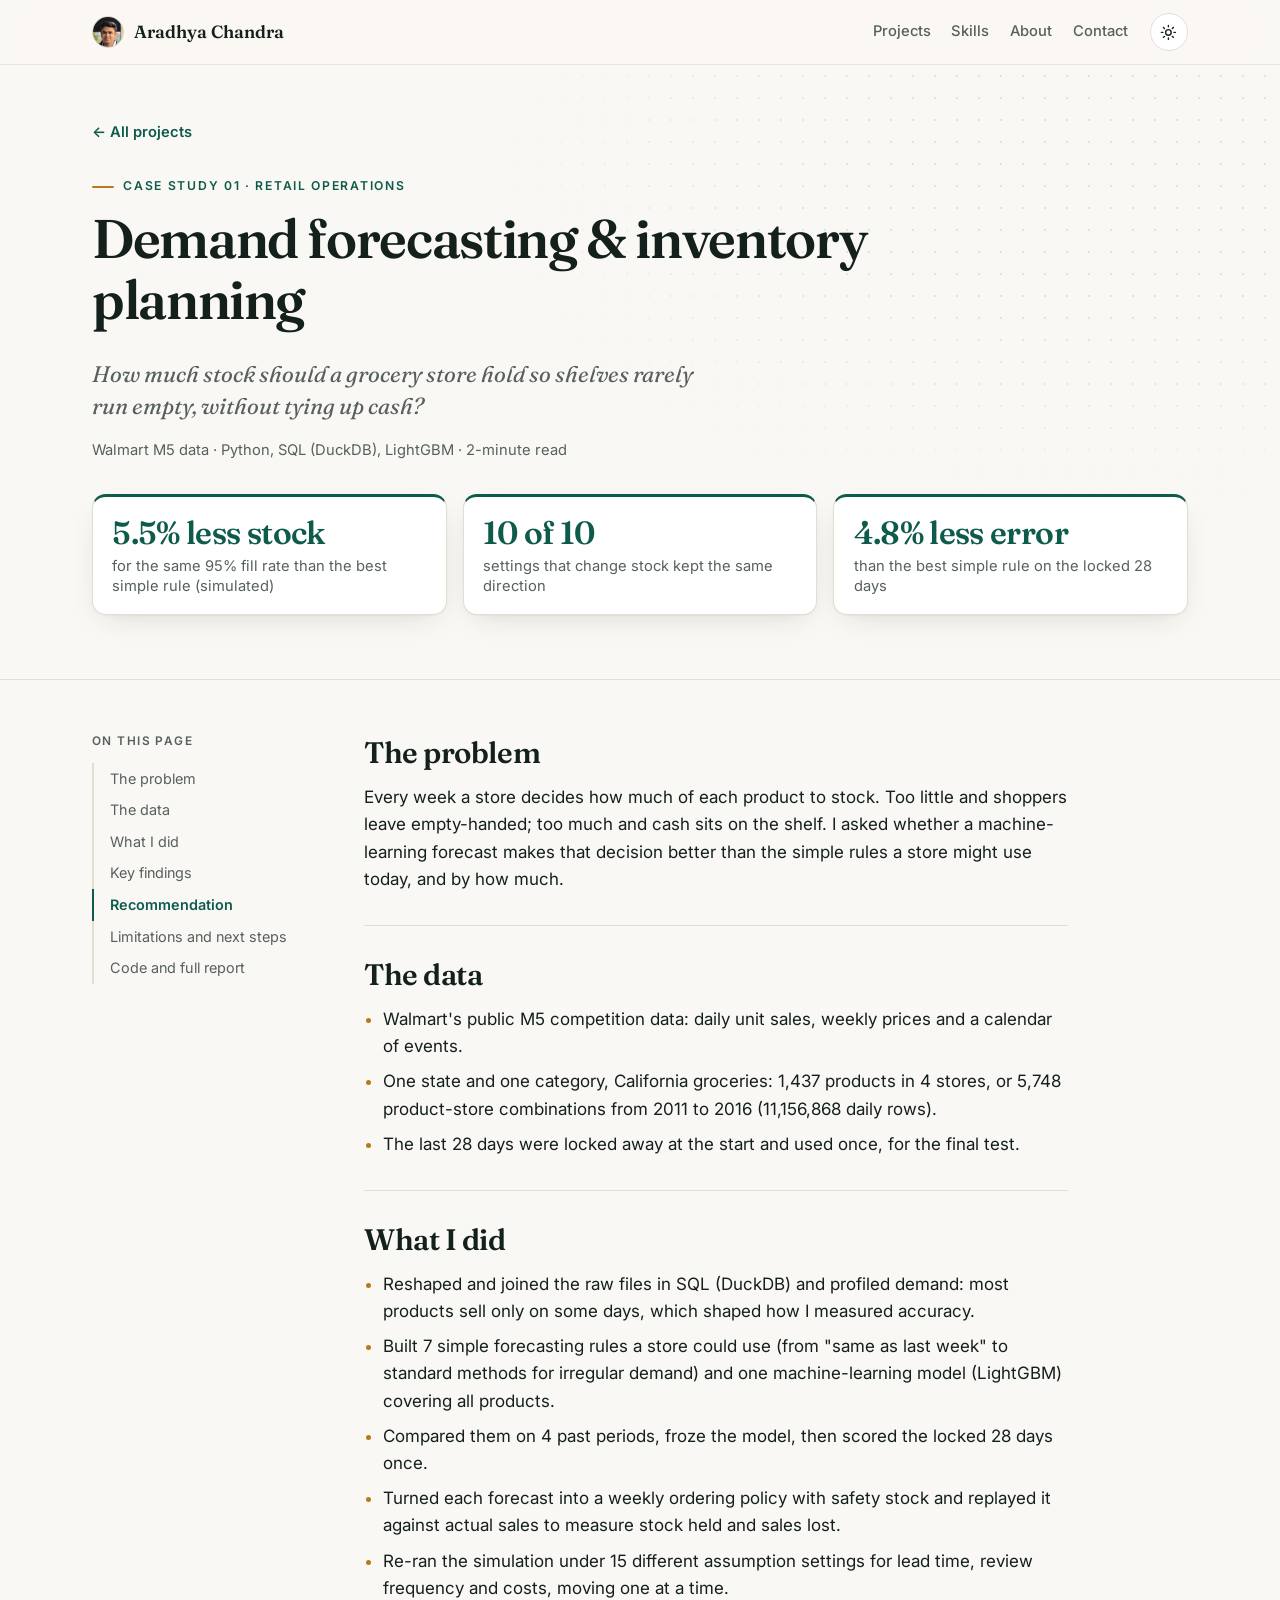
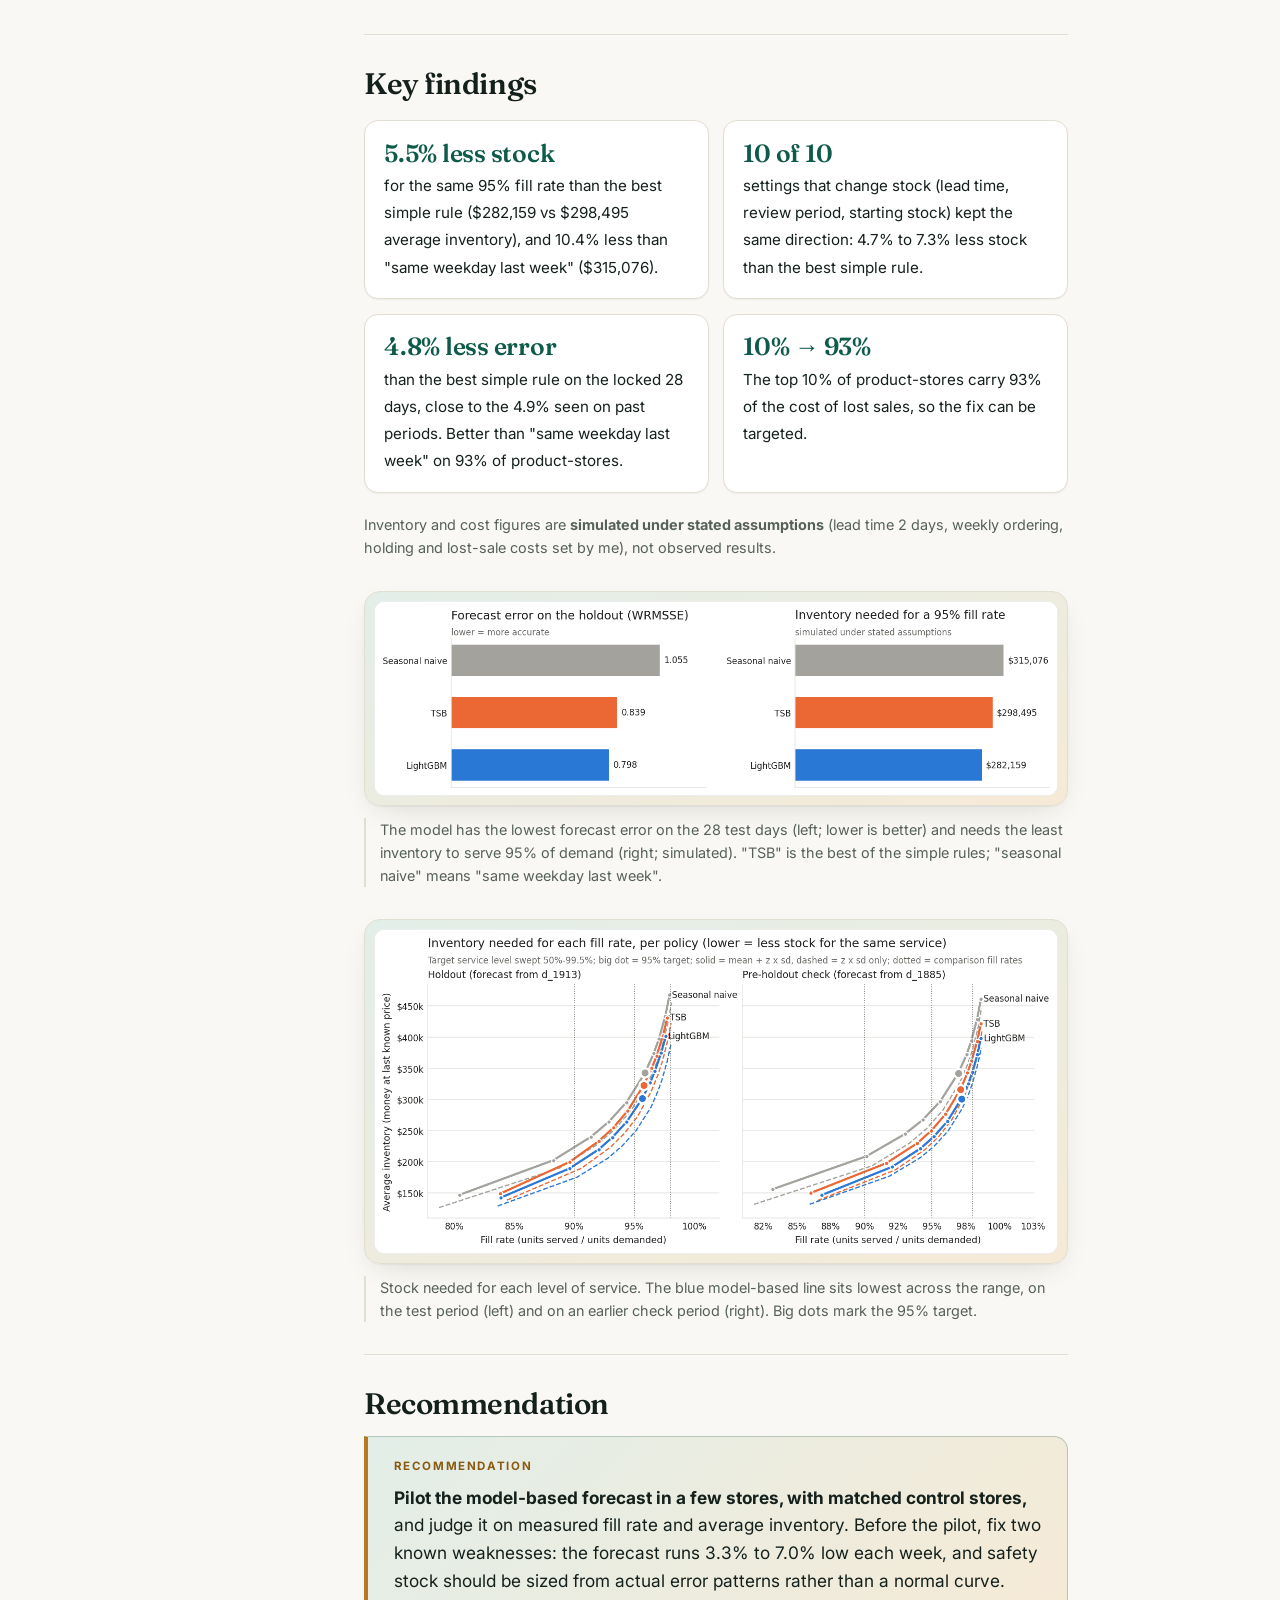
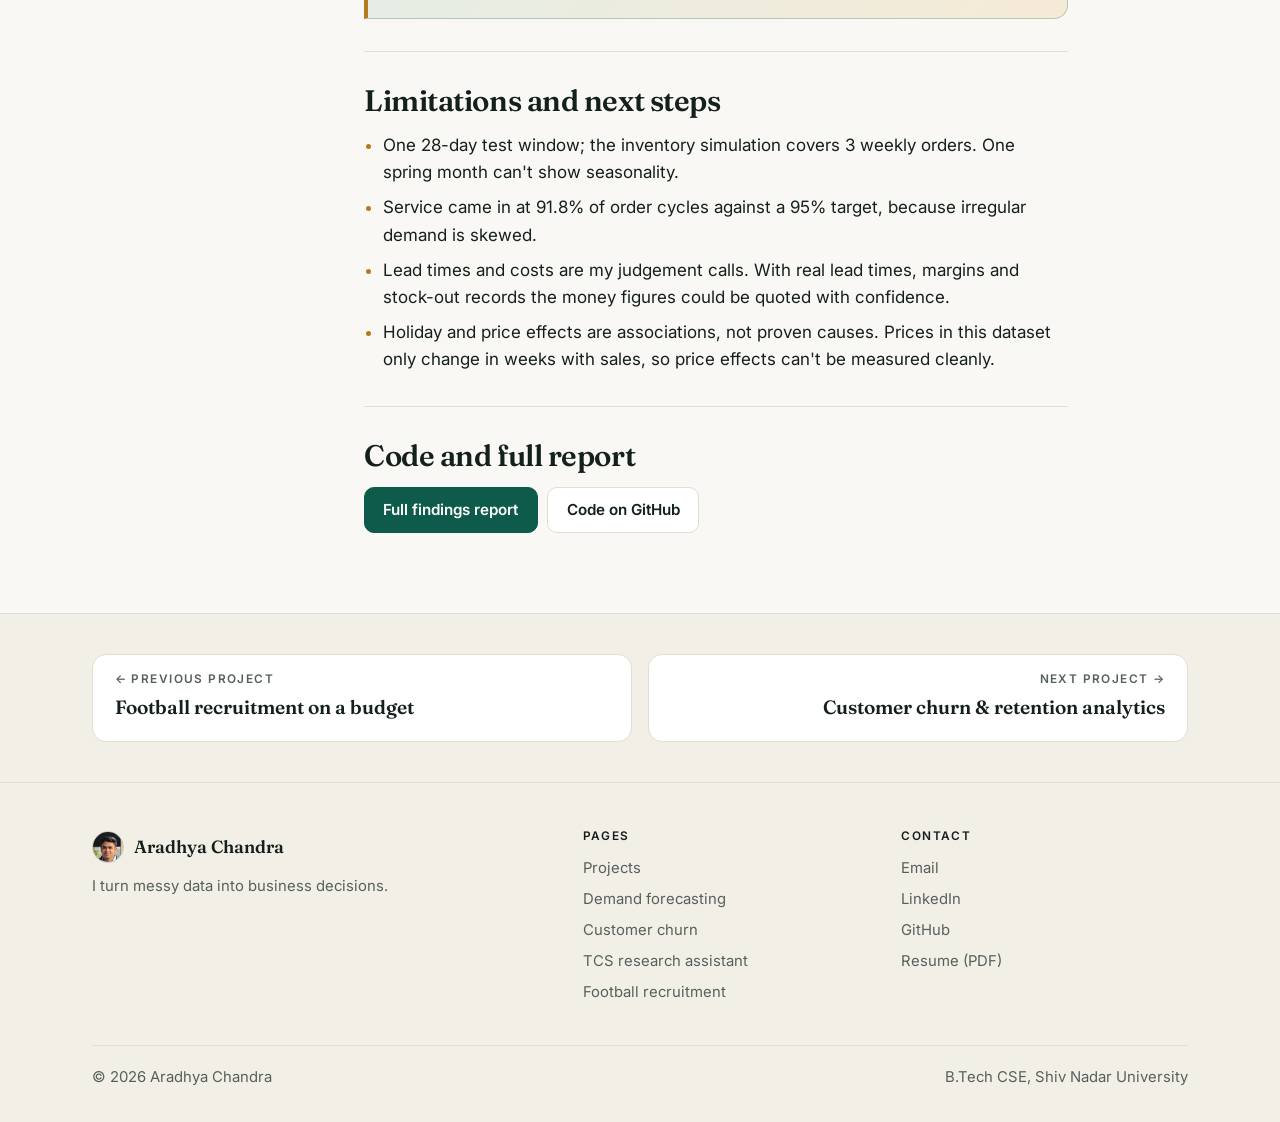
<file: projects/demand-forecasting.html>
<!doctype html>
<html lang="en">
<head>
  <meta charset="utf-8">
  <meta name="viewport" content="width=device-width, initial-scale=1">
  <title>Demand Forecasting &amp; Inventory · Aradhya Chandra</title>
  <meta name="description" content="Case study: forecasting demand for 5,748 Walmart grocery item-stores and turning it into an ordering policy that needs 5.5% less inventory for the same fill rate (simulated).">
  <link rel="canonical" href="https://aradhyachandra.github.io/projects/demand-forecasting.html">
  <meta property="og:type" content="article">
  <meta property="og:site_name" content="Aradhya Chandra">
  <meta property="og:title" content="Demand forecasting &amp; inventory planning · Aradhya Chandra">
  <meta property="og:description" content="How much stock should a grocery store hold so shelves rarely run empty, without tying up cash?">
  <meta property="og:url" content="https://aradhyachandra.github.io/projects/demand-forecasting.html">
  <meta property="og:image" content="https://aradhyachandra.github.io/assets/img/og-image.png">
  <meta property="og:image:width" content="1200">
  <meta property="og:image:height" content="630">
  <meta name="twitter:card" content="summary_large_image">
  <meta name="twitter:image" content="https://aradhyachandra.github.io/assets/img/og-image.png">
  <link rel="icon" href="/favicon.svg" type="image/svg+xml">
  <link rel="icon" href="/favicon-32.png" sizes="32x32" type="image/png">
  <link rel="apple-touch-icon" href="/apple-touch-icon.png">
  <meta name="theme-color" content="#0f5b4b">
  <link rel="preconnect" href="https://fonts.googleapis.com">
  <link rel="preconnect" href="https://fonts.gstatic.com" crossorigin>
  <link href="https://fonts.googleapis.com/css2?family=Fraunces:ital,wght@0,500;0,600;1,400&family=Inter:wght@400;500;600;700&display=swap" rel="stylesheet">
  <link rel="stylesheet" href="/assets/css/style.css">
  <script src="/assets/js/main.js"></script>
</head>
<body>
<a class="skip" href="#main">Skip to content</a>
<header class="site-header">
  <div class="wrap">
    <a class="brand" href="/"><img class="brand-avatar" src="/assets/img/avatar-112.jpg" alt="" width="32" height="32" decoding="async"><span class="brand-name">Aradhya Chandra</span></a>
    <nav class="nav" aria-label="Main">
      <a href="/#projects">Projects</a>
      <a href="/#skills">Skills</a>
      <a href="/#about">About</a>
      <a href="/#contact">Contact</a>
    </nav>
    <button class="theme-toggle" type="button" aria-label="Switch colour theme">
      <svg class="sun" viewBox="0 0 24 24" fill="none" stroke="currentColor" stroke-width="2" stroke-linecap="round" aria-hidden="true"><circle cx="12" cy="12" r="4"/><path d="M12 2v2M12 20v2M4.9 4.9l1.4 1.4M17.7 17.7l1.4 1.4M2 12h2M20 12h2M4.9 19.1l1.4-1.4M17.7 6.3l1.4-1.4"/></svg>
      <svg class="moon" viewBox="0 0 24 24" fill="none" stroke="currentColor" stroke-width="2" stroke-linecap="round" stroke-linejoin="round" aria-hidden="true"><path d="M21 12.8A9 9 0 1 1 11.2 3a7 7 0 0 0 9.8 9.8z"/></svg>
    </button>
  </div>
</header>

<main id="main">
  <section class="cs-hero" aria-labelledby="cs-title">
    <div class="wrap">
      <a class="back" href="/#projects">← All projects</a>
      <p class="eyebrow">Case study 01 · Retail operations</p>
      <h1 id="cs-title">Demand forecasting &amp; inventory planning</h1>
      <p class="question">How much stock should a grocery store hold so shelves rarely run empty, without tying up cash?</p>
      <p class="meta">Walmart M5 data · Python, SQL (DuckDB), LightGBM · 2-minute read</p>
      <div class="cs-kpis">
        <div class="cs-kpi"><strong>5.5% less stock</strong><span>for the same 95% fill rate than the best simple rule (simulated)</span></div>
        <div class="cs-kpi"><strong>10 of 10</strong><span>settings that change stock kept the same direction</span></div>
        <div class="cs-kpi"><strong>4.8% less error</strong><span>than the best simple rule on the locked 28 days</span></div>
      </div>
    </div>
  </section>

  <div class="wrap cs-layout">
    <nav class="toc" aria-label="On this page">
      <p>On this page</p>
      <ol>
          <li><a href="#the-problem">The problem</a></li>
          <li><a href="#the-data">The data</a></li>
          <li><a href="#what-i-did">What I did</a></li>
          <li><a href="#key-findings">Key findings</a></li>
          <li><a href="#recommendation">Recommendation</a></li>
          <li><a href="#limitations-and-next-steps">Limitations and next steps</a></li>
          <li><a href="#code-and-full-report">Code and full report</a></li>
      </ol>
    </nav>
    <article class="cs-body">
      
      <section class="cs-section" id="the-problem" aria-labelledby="the-problem-h">
        <h2 id="the-problem-h">The problem</h2>
        <p>Every week a store decides how much of each product to stock. Too little and shoppers leave empty-handed; too much and cash sits on the shelf. I asked whether a machine-learning forecast makes that decision better than the simple rules a store might use today, and by how much.</p>
      </section>
      <section class="cs-section" id="the-data" aria-labelledby="the-data-h">
        <h2 id="the-data-h">The data</h2>
        <ul>
      <li>Walmart's public M5 competition data: daily unit sales, weekly prices and a calendar of events.</li>
      <li>One state and one category, California groceries: 1,437 products in 4 stores, or 5,748 product-store combinations from 2011 to 2016 (11,156,868 daily rows).</li>
      <li>The last 28 days were locked away at the start and used once, for the final test.</li>
    </ul>
      </section>
      <section class="cs-section" id="what-i-did" aria-labelledby="what-i-did-h">
        <h2 id="what-i-did-h">What I did</h2>
        <ul>
      <li>Reshaped and joined the raw files in SQL (DuckDB) and profiled demand: most products sell only on some days, which shaped how I measured accuracy.</li>
      <li>Built 7 simple forecasting rules a store could use (from "same as last week" to standard methods for irregular demand) and one machine-learning model (LightGBM) covering all products.</li>
      <li>Compared them on 4 past periods, froze the model, then scored the locked 28 days once.</li>
      <li>Turned each forecast into a weekly ordering policy with safety stock and replayed it against actual sales to measure stock held and sales lost.</li>
      <li>Re-ran the simulation under 15 different assumption settings for lead time, review frequency and costs, moving one at a time.</li>
    </ul>
      </section>
      <section class="cs-section" id="key-findings" aria-labelledby="key-findings-h">
        <h2 id="key-findings-h">Key findings</h2>
        <div class="findings">
      <div class="finding"><strong>5.5% less stock</strong><span>for the same 95% fill rate than the best simple rule ($282,159 vs $298,495 average inventory), and 10.4% less than "same weekday last week" ($315,076).</span></div>
      <div class="finding"><strong>10 of 10</strong><span>settings that change stock (lead time, review period, starting stock) kept the same direction: 4.7% to 7.3% less stock than the best simple rule.</span></div>
      <div class="finding"><strong>4.8% less error</strong><span>than the best simple rule on the locked 28 days, close to the 4.9% seen on past periods. Better than "same weekday last week" on 93% of product-stores.</span></div>
      <div class="finding"><strong>10% → 93%</strong><span>The top 10% of product-stores carry 93% of the cost of lost sales, so the fix can be targeted.</span></div>
    </div>
    <p class="note">Inventory and cost figures are <strong>simulated under stated assumptions</strong> (lead time 2 days, weekly ordering, holding and lost-sale costs set by me), not observed results.</p>

    <figure>
      <a class="frame" href="/assets/img/demand-summary.png" title="Open full-size chart"><img src="/assets/img/demand-summary.png" width="1325" height="376" alt="Two bar charts. Left: forecast error on the holdout, seasonal naive 1.055, TSB 0.839, LightGBM 0.798. Right: inventory needed for a 95% fill rate, seasonal naive $315,076, TSB $298,495, LightGBM $282,159." loading="lazy"></a>
      <figcaption>The model has the lowest forecast error on the 28 test days (left; lower is better) and needs the least inventory to serve 95% of demand (right; simulated). "TSB" is the best of the simple rules; "seasonal naive" means "same weekday last week".</figcaption>
    </figure>

    <figure>
      <a class="frame" href="/assets/img/demand-tradeoff.png" title="Open full-size chart"><img src="/assets/img/demand-tradeoff.png" width="1307" height="618" alt="Line chart of average inventory against fill rate for three ordering policies. The LightGBM line sits below TSB and seasonal naive at every fill rate, on both the test period and an earlier check period." loading="lazy"></a>
      <figcaption>Stock needed for each level of service. The blue model-based line sits lowest across the range, on the test period (left) and on an earlier check period (right). Big dots mark the 95% target.</figcaption>
    </figure>
      </section>
      <section class="cs-section" id="recommendation" aria-labelledby="recommendation-h">
        <h2 id="recommendation-h">Recommendation</h2>
        <div class="callout callout-rec">
      <p><strong>Pilot the model-based forecast in a few stores, with matched control stores,</strong> and judge it on measured fill rate and average inventory. Before the pilot, fix two known weaknesses: the forecast runs 3.3% to 7.0% low each week, and safety stock should be sized from actual error patterns rather than a normal curve.</p>
    </div>
      </section>
      <section class="cs-section" id="limitations-and-next-steps" aria-labelledby="limitations-and-next-steps-h">
        <h2 id="limitations-and-next-steps-h">Limitations and next steps</h2>
        <ul>
      <li>One 28-day test window; the inventory simulation covers 3 weekly orders. One spring month can't show seasonality.</li>
      <li>Service came in at 91.8% of order cycles against a 95% target, because irregular demand is skewed.</li>
      <li>Lead times and costs are my judgement calls. With real lead times, margins and stock-out records the money figures could be quoted with confidence.</li>
      <li>Holiday and price effects are associations, not proven causes. Prices in this dataset only change in weeks with sales, so price effects can't be measured cleanly.</li>
    </ul>
      </section>
      <section class="cs-section" id="code-and-full-report" aria-labelledby="code-and-full-report-h">
        <h2 id="code-and-full-report-h">Code and full report</h2>
        <div class="btns">
      <a class="btn btn-primary" href="https://github.com/aradhyachandra/demand-forecasting/blob/main/docs/REPORT.md" rel="noopener">Full findings report</a>
      <a class="btn" href="https://github.com/aradhyachandra/demand-forecasting" rel="noopener">Code on GitHub</a>
    </div>
      </section>
    </article>
  </div>

  <nav class="next-wrap" aria-label="More projects">
    <div class="wrap next-grid">
      <a class="next-card" href="/projects/football-recruitment.html"><small>← Previous project</small><span>Football recruitment on a budget</span></a>
      <a class="next-card next" href="/projects/customer-churn.html"><small>Next project →</small><span>Customer churn &amp; retention analytics</span></a>
    </div>
  </nav>
</main>

<footer class="site-footer">
  <div class="wrap">
    <div class="foot-grid">
      <div class="foot-brand">
        <a class="brand" href="/"><img class="brand-avatar" src="/assets/img/avatar-112.jpg" alt="" width="32" height="32" loading="lazy" decoding="async"><span class="brand-name">Aradhya Chandra</span></a>
        <p>I turn messy data into business decisions.</p>
      </div>
      <nav aria-labelledby="foot-pages">
        <h2 id="foot-pages">Pages</h2>
        <ul>
          <li><a href="/#projects">Projects</a></li>
          <li><a href="/projects/demand-forecasting.html">Demand forecasting</a></li>
          <li><a href="/projects/customer-churn.html">Customer churn</a></li>
          <li><a href="/projects/tcs-research-assistant.html">TCS research assistant</a></li>
          <li><a href="/projects/football-recruitment.html">Football recruitment</a></li>
        </ul>
      </nav>
      <div>
        <h2>Contact</h2>
        <ul>
          <li><a href="mailto:aradhyachandra5@gmail.com">Email</a></li>
          <li><a href="https://www.linkedin.com/in/aradhya-chandra-41390a30b" rel="noopener">LinkedIn</a></li>
          <li><a href="https://github.com/aradhyachandra" rel="noopener">GitHub</a></li>
          <li><a href="/resume/Aradhya_Chandra_Resume.pdf">Resume (PDF)</a></li>
        </ul>
      </div>
    </div>
    <div class="foot-base">
      <p>© <span id="year">2026</span> Aradhya Chandra</p>
      <p>B.Tech CSE, Shiv Nadar University</p>
    </div>
  </div>
</footer>
</body>
</html>
</file>
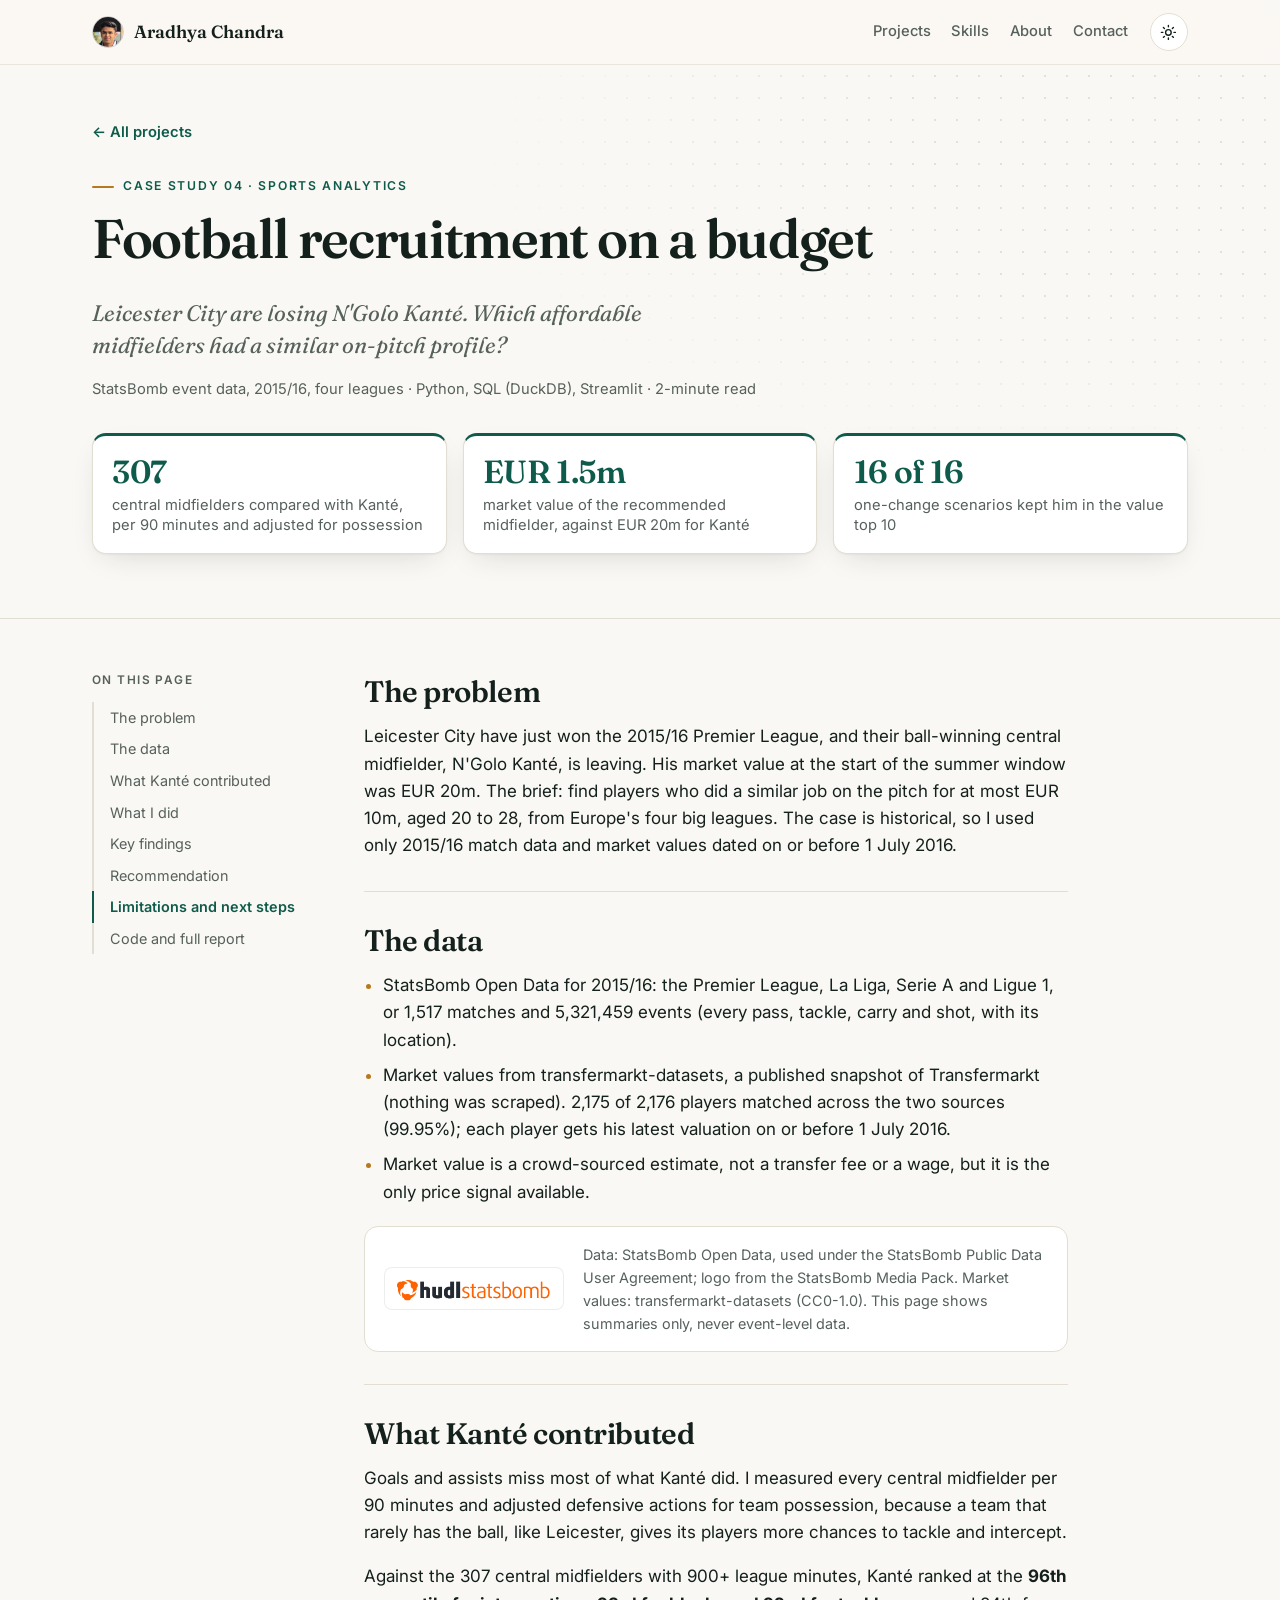
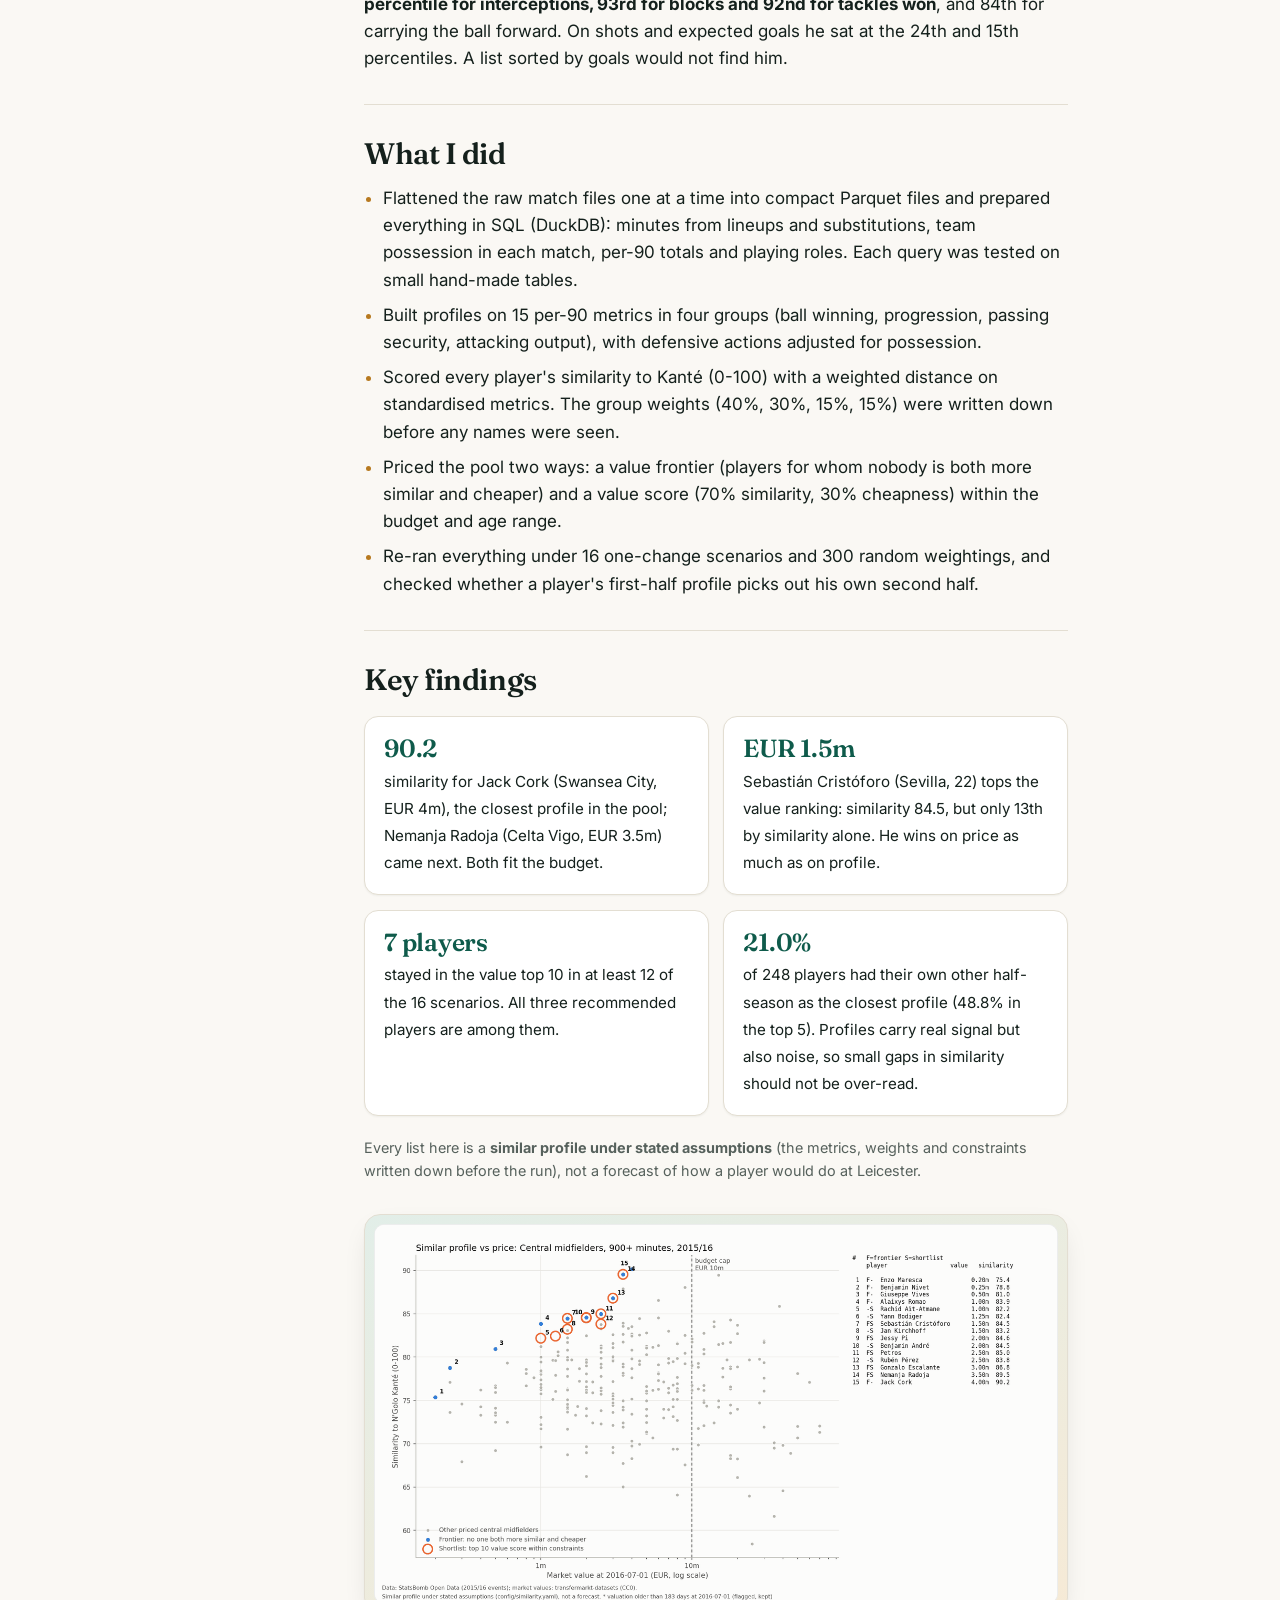
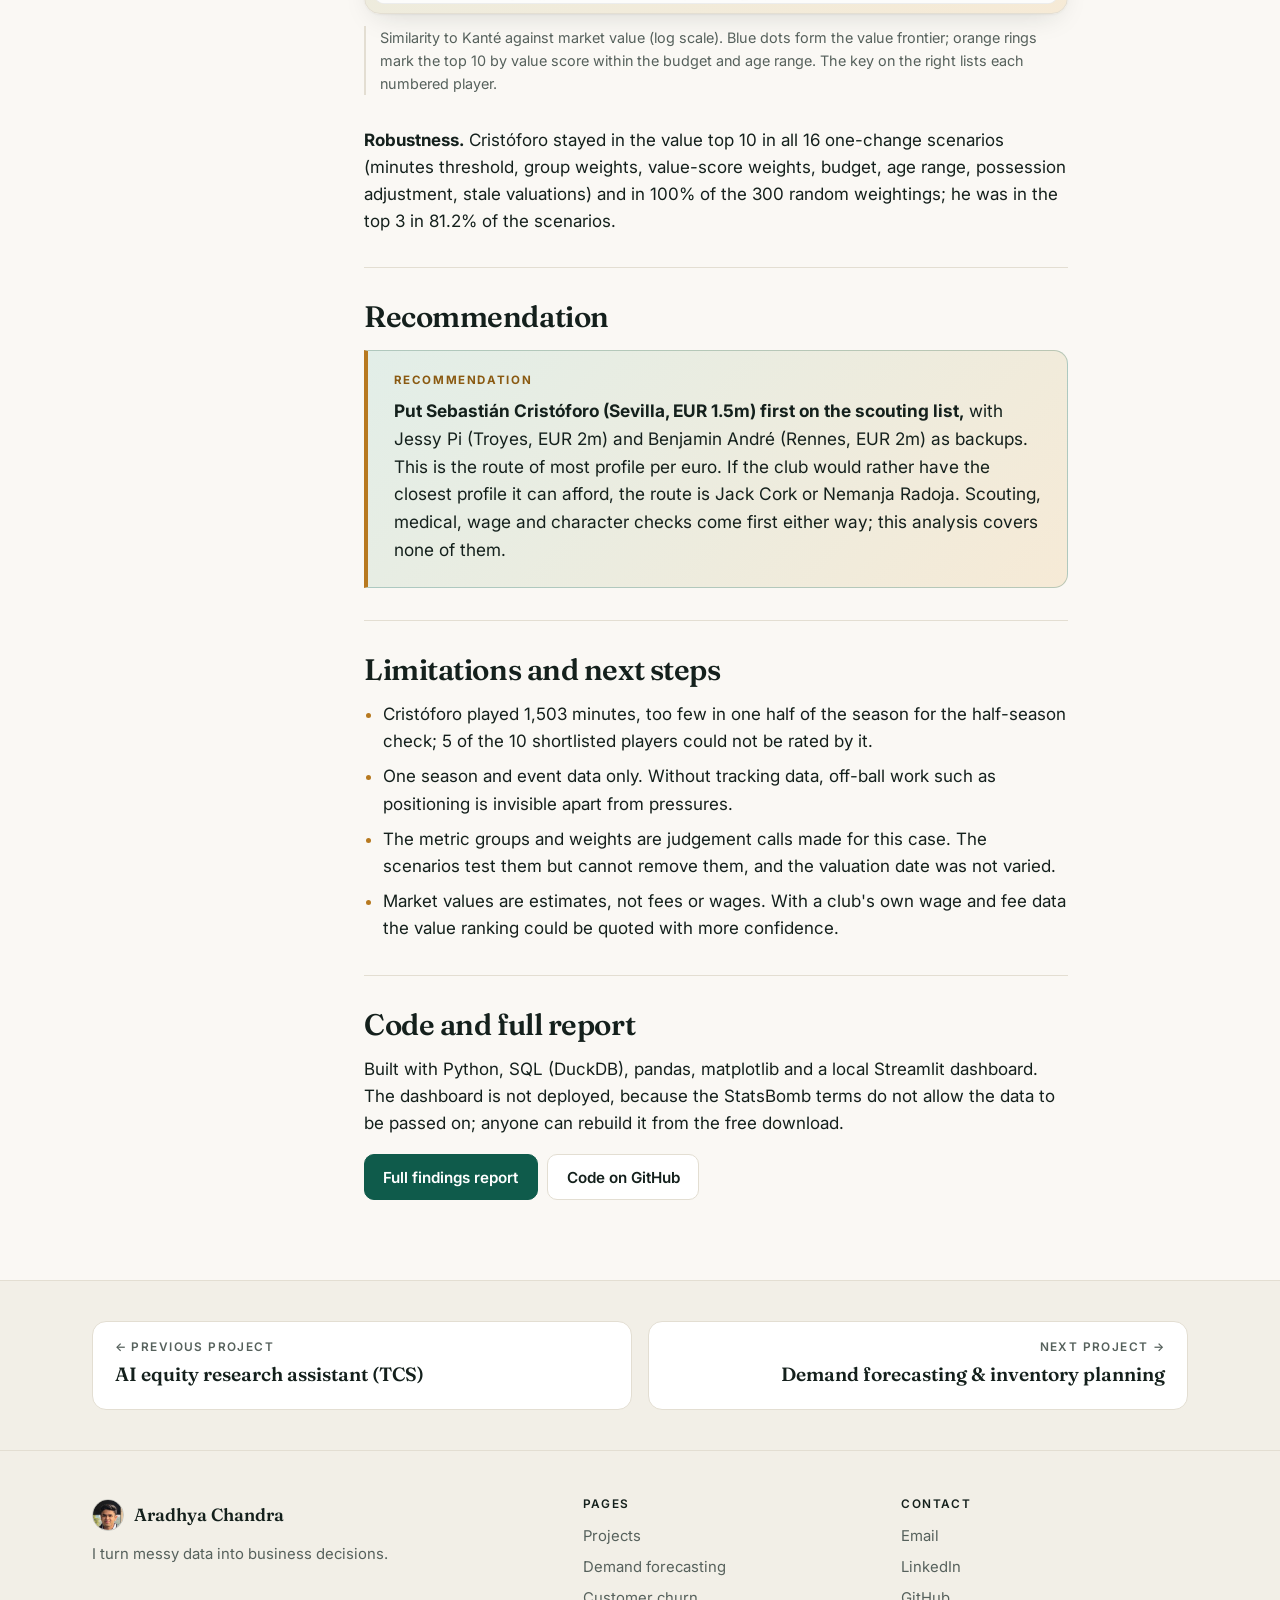
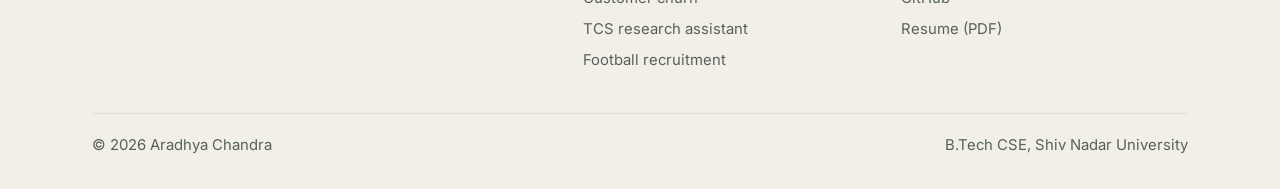
<file: projects/football-recruitment.html>
<!doctype html>
<html lang="en">
<head>
  <meta charset="utf-8">
  <meta name="viewport" content="width=device-width, initial-scale=1">
  <title>Football Recruitment on a Budget · Aradhya Chandra</title>
  <meta name="description" content="Case study: Leicester City lose N'Golo Kanté in 2016. Comparing 307 central midfielders on per-90, possession-adjusted StatsBomb profiles to find similar profiles at a fraction of his market value.">
  <link rel="canonical" href="https://aradhyachandra.github.io/projects/football-recruitment.html">
  <meta property="og:type" content="article">
  <meta property="og:site_name" content="Aradhya Chandra">
  <meta property="og:title" content="Football recruitment on a budget · Aradhya Chandra">
  <meta property="og:description" content="Leicester City are losing N'Golo Kanté. Which affordable midfielders had a similar on-pitch profile?">
  <meta property="og:url" content="https://aradhyachandra.github.io/projects/football-recruitment.html">
  <meta property="og:image" content="https://aradhyachandra.github.io/assets/img/og-image.png">
  <meta property="og:image:width" content="1200">
  <meta property="og:image:height" content="630">
  <meta name="twitter:card" content="summary_large_image">
  <meta name="twitter:image" content="https://aradhyachandra.github.io/assets/img/og-image.png">
  <link rel="icon" href="/favicon.svg" type="image/svg+xml">
  <link rel="icon" href="/favicon-32.png" sizes="32x32" type="image/png">
  <link rel="apple-touch-icon" href="/apple-touch-icon.png">
  <meta name="theme-color" content="#0f5b4b">
  <link rel="preconnect" href="https://fonts.googleapis.com">
  <link rel="preconnect" href="https://fonts.gstatic.com" crossorigin>
  <link href="https://fonts.googleapis.com/css2?family=Fraunces:ital,wght@0,500;0,600;1,400&family=Inter:wght@400;500;600;700&display=swap" rel="stylesheet">
  <link rel="stylesheet" href="/assets/css/style.css">
  <script src="/assets/js/main.js"></script>
</head>
<body>
<a class="skip" href="#main">Skip to content</a>
<header class="site-header">
  <div class="wrap">
    <a class="brand" href="/"><img class="brand-avatar" src="/assets/img/avatar-112.jpg" alt="" width="32" height="32" decoding="async"><span class="brand-name">Aradhya Chandra</span></a>
    <nav class="nav" aria-label="Main">
      <a href="/#projects">Projects</a>
      <a href="/#skills">Skills</a>
      <a href="/#about">About</a>
      <a href="/#contact">Contact</a>
    </nav>
    <button class="theme-toggle" type="button" aria-label="Switch colour theme">
      <svg class="sun" viewBox="0 0 24 24" fill="none" stroke="currentColor" stroke-width="2" stroke-linecap="round" aria-hidden="true"><circle cx="12" cy="12" r="4"/><path d="M12 2v2M12 20v2M4.9 4.9l1.4 1.4M17.7 17.7l1.4 1.4M2 12h2M20 12h2M4.9 19.1l1.4-1.4M17.7 6.3l1.4-1.4"/></svg>
      <svg class="moon" viewBox="0 0 24 24" fill="none" stroke="currentColor" stroke-width="2" stroke-linecap="round" stroke-linejoin="round" aria-hidden="true"><path d="M21 12.8A9 9 0 1 1 11.2 3a7 7 0 0 0 9.8 9.8z"/></svg>
    </button>
  </div>
</header>

<main id="main">
  <section class="cs-hero" aria-labelledby="cs-title">
    <div class="wrap">
      <a class="back" href="/#projects">← All projects</a>
      <p class="eyebrow">Case study 04 · Sports analytics</p>
      <h1 id="cs-title">Football recruitment on a budget</h1>
      <p class="question">Leicester City are losing N'Golo Kanté. Which affordable midfielders had a similar on-pitch profile?</p>
      <p class="meta">StatsBomb event data, 2015/16, four leagues · Python, SQL (DuckDB), Streamlit · 2-minute read</p>
      <div class="cs-kpis">
        <div class="cs-kpi"><strong>307</strong><span>central midfielders compared with Kanté, per 90 minutes and adjusted for possession</span></div>
        <div class="cs-kpi"><strong>EUR 1.5m</strong><span>market value of the recommended midfielder, against EUR 20m for Kanté</span></div>
        <div class="cs-kpi"><strong>16 of 16</strong><span>one-change scenarios kept him in the value top 10</span></div>
      </div>
    </div>
  </section>

  <div class="wrap cs-layout">
    <nav class="toc" aria-label="On this page">
      <p>On this page</p>
      <ol>
          <li><a href="#the-problem">The problem</a></li>
          <li><a href="#the-data">The data</a></li>
          <li><a href="#what-kante-contributed">What Kanté contributed</a></li>
          <li><a href="#what-i-did">What I did</a></li>
          <li><a href="#key-findings">Key findings</a></li>
          <li><a href="#recommendation">Recommendation</a></li>
          <li><a href="#limitations-and-next-steps">Limitations and next steps</a></li>
          <li><a href="#code-and-full-report">Code and full report</a></li>
      </ol>
    </nav>
    <article class="cs-body">

      <section class="cs-section" id="the-problem" aria-labelledby="the-problem-h">
        <h2 id="the-problem-h">The problem</h2>
        <p>Leicester City have just won the 2015/16 Premier League, and their ball-winning central midfielder, N'Golo Kanté, is leaving. His market value at the start of the summer window was EUR 20m. The brief: find players who did a similar job on the pitch for at most EUR 10m, aged 20 to 28, from Europe's four big leagues. The case is historical, so I used only 2015/16 match data and market values dated on or before 1 July 2016.</p>
      </section>
      <section class="cs-section" id="the-data" aria-labelledby="the-data-h">
        <h2 id="the-data-h">The data</h2>
        <ul>
      <li>StatsBomb Open Data for 2015/16: the Premier League, La Liga, Serie A and Ligue 1, or 1,517 matches and 5,321,459 events (every pass, tackle, carry and shot, with its location).</li>
      <li>Market values from transfermarkt-datasets, a published snapshot of Transfermarkt (nothing was scraped). 2,175 of 2,176 players matched across the two sources (99.95%); each player gets his latest valuation on or before 1 July 2016.</li>
      <li>Market value is a crowd-sourced estimate, not a transfer fee or a wage, but it is the only price signal available.</li>
    </ul>
        <div class="data-credit">
          <img src="/assets/img/statsbomb-logo.png" width="2258" height="344" alt="Hudl StatsBomb logo" loading="lazy" decoding="async">
          <p>Data: StatsBomb Open Data, used under the StatsBomb Public Data User Agreement; logo from the StatsBomb Media Pack. Market values: transfermarkt-datasets (CC0-1.0). This page shows summaries only, never event-level data.</p>
        </div>
      </section>
      <section class="cs-section" id="what-kante-contributed" aria-labelledby="what-kante-contributed-h">
        <h2 id="what-kante-contributed-h">What Kanté contributed</h2>
        <p>Goals and assists miss most of what Kanté did. I measured every central midfielder per 90 minutes and adjusted defensive actions for team possession, because a team that rarely has the ball, like Leicester, gives its players more chances to tackle and intercept.</p>
        <p>Against the 307 central midfielders with 900+ league minutes, Kanté ranked at the <strong>96th percentile for interceptions, 93rd for blocks and 92nd for tackles won</strong>, and 84th for carrying the ball forward. On shots and expected goals he sat at the 24th and 15th percentiles. A list sorted by goals would not find him.</p>
      </section>
      <section class="cs-section" id="what-i-did" aria-labelledby="what-i-did-h">
        <h2 id="what-i-did-h">What I did</h2>
        <ul>
      <li>Flattened the raw match files one at a time into compact Parquet files and prepared everything in SQL (DuckDB): minutes from lineups and substitutions, team possession in each match, per-90 totals and playing roles. Each query was tested on small hand-made tables.</li>
      <li>Built profiles on 15 per-90 metrics in four groups (ball winning, progression, passing security, attacking output), with defensive actions adjusted for possession.</li>
      <li>Scored every player's similarity to Kanté (0-100) with a weighted distance on standardised metrics. The group weights (40%, 30%, 15%, 15%) were written down before any names were seen.</li>
      <li>Priced the pool two ways: a value frontier (players for whom nobody is both more similar and cheaper) and a value score (70% similarity, 30% cheapness) within the budget and age range.</li>
      <li>Re-ran everything under 16 one-change scenarios and 300 random weightings, and checked whether a player's first-half profile picks out his own second half.</li>
    </ul>
      </section>
      <section class="cs-section" id="key-findings" aria-labelledby="key-findings-h">
        <h2 id="key-findings-h">Key findings</h2>
        <div class="findings">
      <div class="finding"><strong>90.2</strong><span>similarity for Jack Cork (Swansea City, EUR 4m), the closest profile in the pool; Nemanja Radoja (Celta Vigo, EUR 3.5m) came next. Both fit the budget.</span></div>
      <div class="finding"><strong>EUR 1.5m</strong><span>Sebastián Cristóforo (Sevilla, 22) tops the value ranking: similarity 84.5, but only 13th by similarity alone. He wins on price as much as on profile.</span></div>
      <div class="finding"><strong>7 players</strong><span>stayed in the value top 10 in at least 12 of the 16 scenarios. All three recommended players are among them.</span></div>
      <div class="finding"><strong>21.0%</strong><span>of 248 players had their own other half-season as the closest profile (48.8% in the top 5). Profiles carry real signal but also noise, so small gaps in similarity should not be over-read.</span></div>
    </div>
    <p class="note">Every list here is a <strong>similar profile under stated assumptions</strong> (the metrics, weights and constraints written down before the run), not a forecast of how a player would do at Leicester.</p>

    <figure>
      <a class="frame" href="/assets/img/football-similarity-value.png" title="Open full-size chart"><img src="/assets/img/football-similarity-value.png" width="1300" height="720" alt="Scatter chart of similarity to Kanté against market value on a log scale for every priced central midfielder. The numbered frontier and shortlist players sit at the top left, below the EUR 10m budget line, between about EUR 0.2m and EUR 4m." loading="lazy"></a>
      <figcaption>Similarity to Kanté against market value (log scale). Blue dots form the value frontier; orange rings mark the top 10 by value score within the budget and age range. The key on the right lists each numbered player.</figcaption>
    </figure>
    <p><strong>Robustness.</strong> Cristóforo stayed in the value top 10 in all 16 one-change scenarios (minutes threshold, group weights, value-score weights, budget, age range, possession adjustment, stale valuations) and in 100% of the 300 random weightings; he was in the top 3 in 81.2% of the scenarios.</p>
      </section>
      <section class="cs-section" id="recommendation" aria-labelledby="recommendation-h">
        <h2 id="recommendation-h">Recommendation</h2>
        <div class="callout callout-rec">
      <p><strong>Put Sebastián Cristóforo (Sevilla, EUR 1.5m) first on the scouting list,</strong> with Jessy Pi (Troyes, EUR 2m) and Benjamin André (Rennes, EUR 2m) as backups. This is the route of most profile per euro. If the club would rather have the closest profile it can afford, the route is Jack Cork or Nemanja Radoja. Scouting, medical, wage and character checks come first either way; this analysis covers none of them.</p>
    </div>
      </section>
      <section class="cs-section" id="limitations-and-next-steps" aria-labelledby="limitations-and-next-steps-h">
        <h2 id="limitations-and-next-steps-h">Limitations and next steps</h2>
        <ul>
      <li>Cristóforo played 1,503 minutes, too few in one half of the season for the half-season check; 5 of the 10 shortlisted players could not be rated by it.</li>
      <li>One season and event data only. Without tracking data, off-ball work such as positioning is invisible apart from pressures.</li>
      <li>The metric groups and weights are judgement calls made for this case. The scenarios test them but cannot remove them, and the valuation date was not varied.</li>
      <li>Market values are estimates, not fees or wages. With a club's own wage and fee data the value ranking could be quoted with more confidence.</li>
    </ul>
      </section>
      <section class="cs-section" id="code-and-full-report" aria-labelledby="code-and-full-report-h">
        <h2 id="code-and-full-report-h">Code and full report</h2>
        <p>Built with Python, SQL (DuckDB), pandas, matplotlib and a local Streamlit dashboard. The dashboard is not deployed, because the StatsBomb terms do not allow the data to be passed on; anyone can rebuild it from the free download.</p>
        <div class="btns">
      <a class="btn btn-primary" href="https://github.com/aradhyachandra/football-recruitment/blob/main/docs/REPORT.md" rel="noopener">Full findings report</a>
      <a class="btn" href="https://github.com/aradhyachandra/football-recruitment" rel="noopener">Code on GitHub</a>
    </div>
      </section>
    </article>
  </div>

  <nav class="next-wrap" aria-label="More projects">
    <div class="wrap next-grid">
      <a class="next-card" href="/projects/tcs-research-assistant.html"><small>← Previous project</small><span>AI equity research assistant (TCS)</span></a>
      <a class="next-card next" href="/projects/demand-forecasting.html"><small>Next project →</small><span>Demand forecasting &amp; inventory planning</span></a>
    </div>
  </nav>
</main>

<footer class="site-footer">
  <div class="wrap">
    <div class="foot-grid">
      <div class="foot-brand">
        <a class="brand" href="/"><img class="brand-avatar" src="/assets/img/avatar-112.jpg" alt="" width="32" height="32" loading="lazy" decoding="async"><span class="brand-name">Aradhya Chandra</span></a>
        <p>I turn messy data into business decisions.</p>
      </div>
      <nav aria-labelledby="foot-pages">
        <h2 id="foot-pages">Pages</h2>
        <ul>
          <li><a href="/#projects">Projects</a></li>
          <li><a href="/projects/demand-forecasting.html">Demand forecasting</a></li>
          <li><a href="/projects/customer-churn.html">Customer churn</a></li>
          <li><a href="/projects/tcs-research-assistant.html">TCS research assistant</a></li>
          <li><a href="/projects/football-recruitment.html">Football recruitment</a></li>
        </ul>
      </nav>
      <div>
        <h2>Contact</h2>
        <ul>
          <li><a href="mailto:aradhyachandra5@gmail.com">Email</a></li>
          <li><a href="https://www.linkedin.com/in/aradhya-chandra-41390a30b" rel="noopener">LinkedIn</a></li>
          <li><a href="https://github.com/aradhyachandra" rel="noopener">GitHub</a></li>
          <li><a href="/resume/Aradhya_Chandra_Resume.pdf">Resume (PDF)</a></li>
        </ul>
      </div>
    </div>
    <div class="foot-base">
      <p>© <span id="year">2026</span> Aradhya Chandra</p>
      <p>B.Tech CSE, Shiv Nadar University</p>
    </div>
  </div>
</footer>
</body>
</html>
</file>
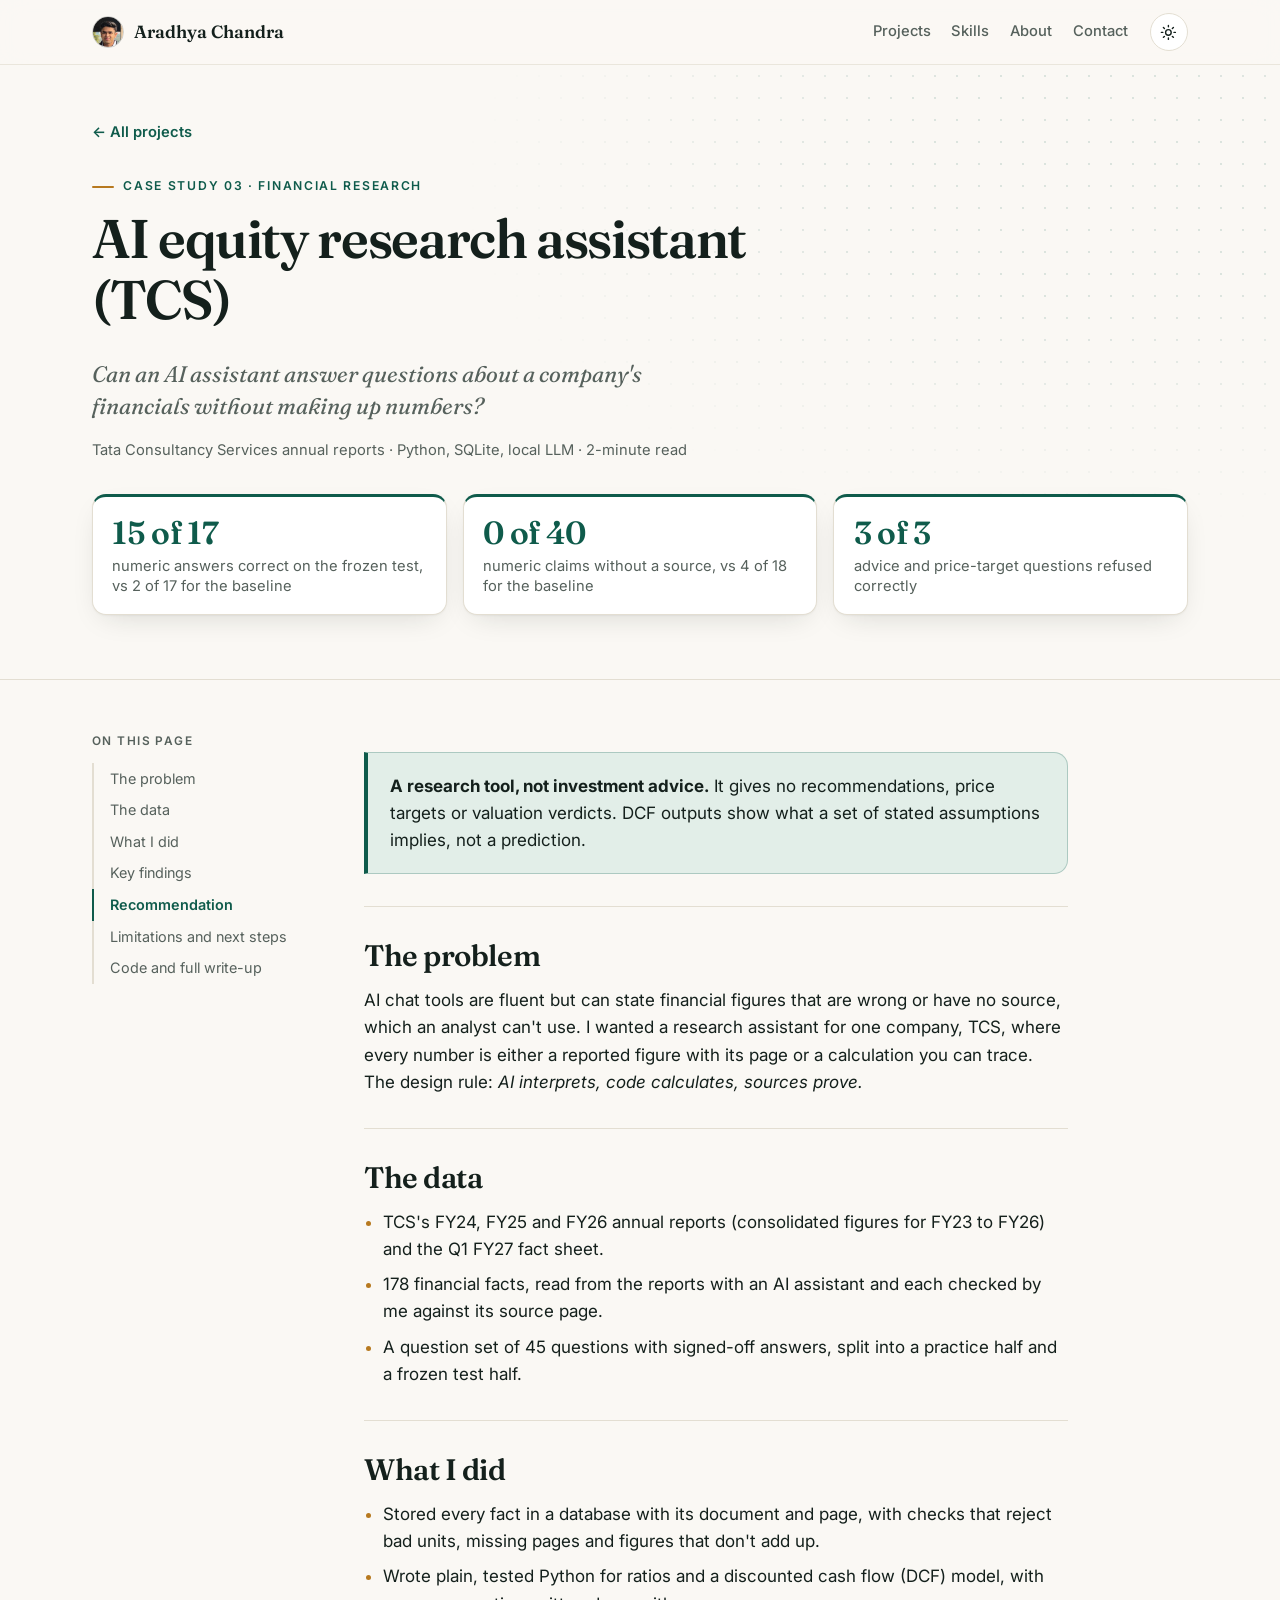
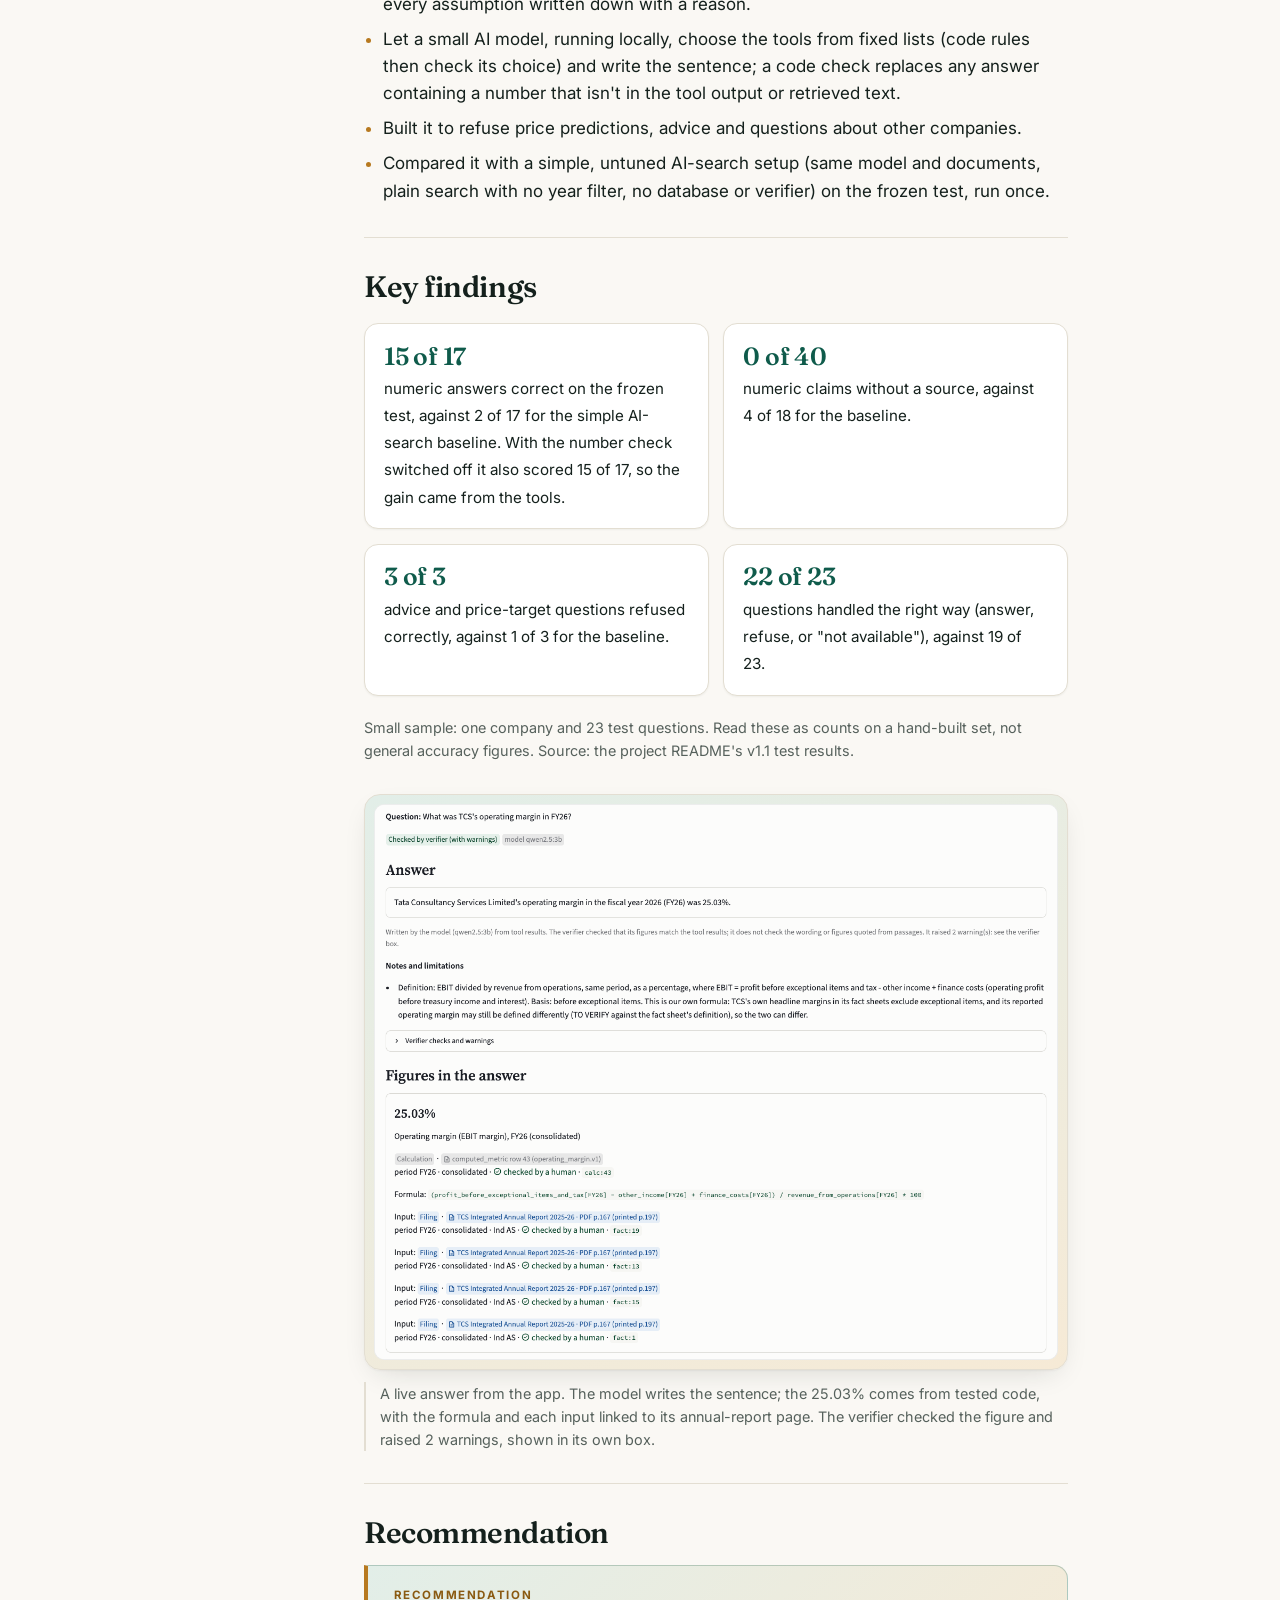
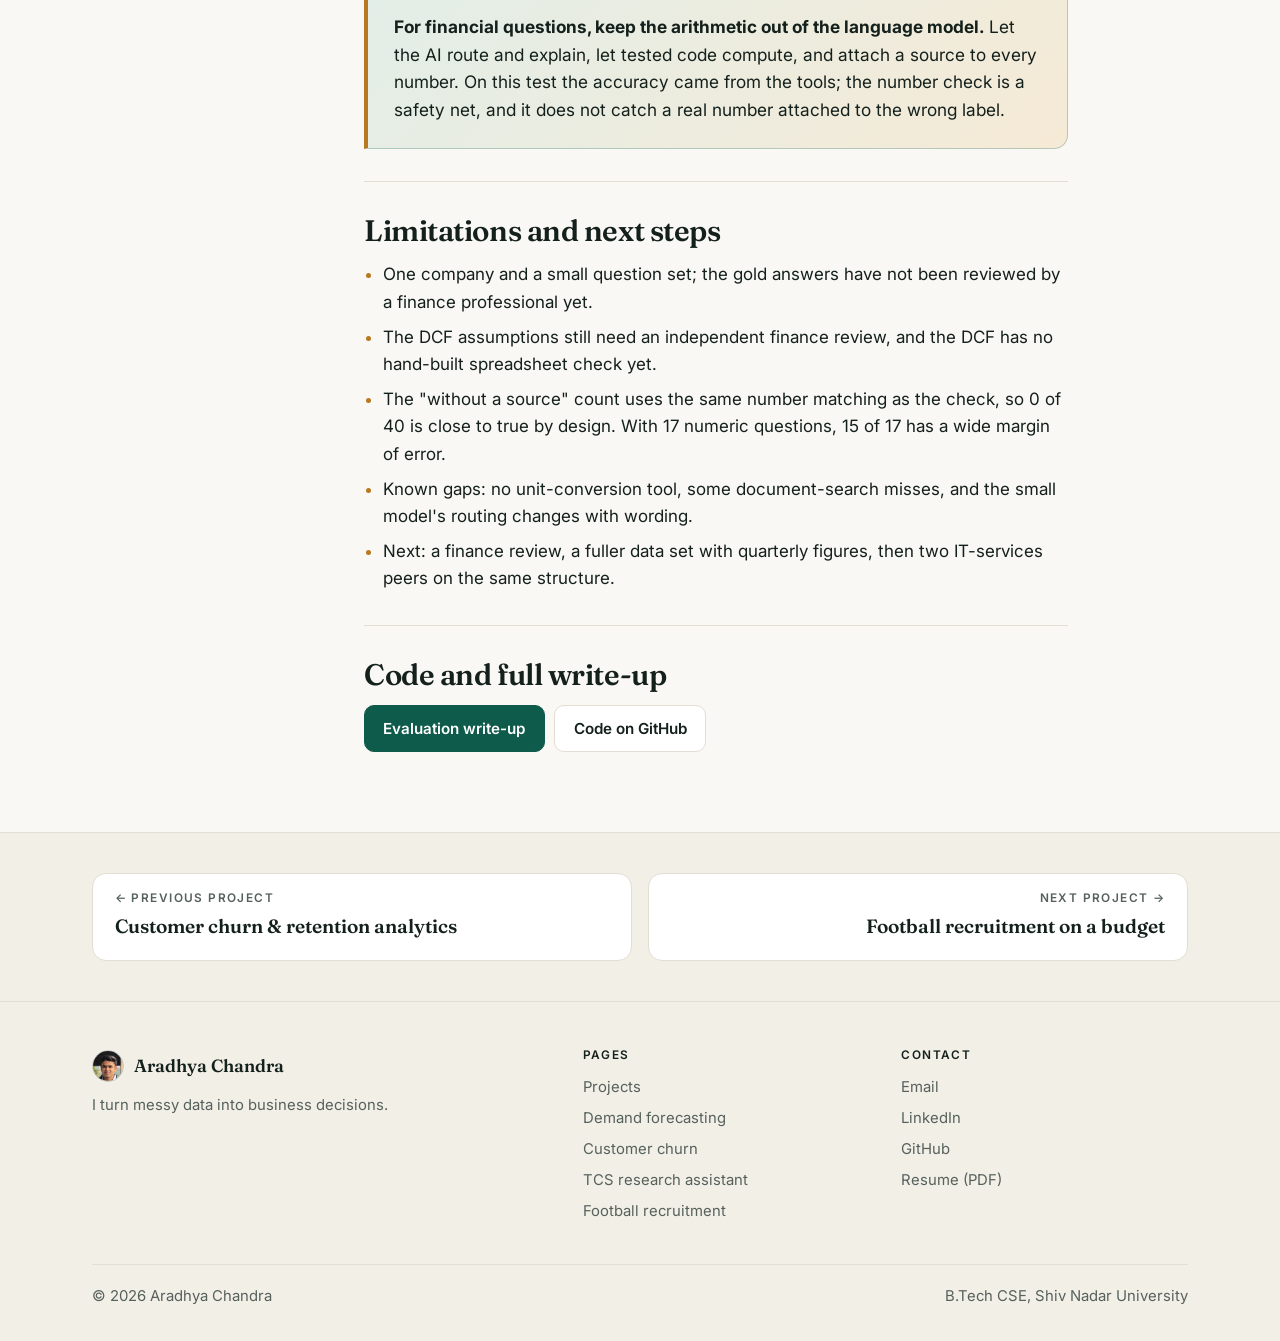
<file: projects/tcs-research-assistant.html>
<!doctype html>
<html lang="en">
<head>
  <meta charset="utf-8">
  <meta name="viewport" content="width=device-width, initial-scale=1">
  <title>TCS Research Assistant · Aradhya Chandra</title>
  <meta name="description" content="Case study: an AI research assistant for TCS where code computes every figure and every number cites its source. A research tool, not investment advice.">
  <link rel="canonical" href="https://aradhyachandra.github.io/projects/tcs-research-assistant.html">
  <meta property="og:type" content="article">
  <meta property="og:site_name" content="Aradhya Chandra">
  <meta property="og:title" content="AI equity research assistant (TCS) · Aradhya Chandra">
  <meta property="og:description" content="Can an AI assistant answer questions about a company's financials without making up numbers?">
  <meta property="og:url" content="https://aradhyachandra.github.io/projects/tcs-research-assistant.html">
  <meta property="og:image" content="https://aradhyachandra.github.io/assets/img/og-image.png">
  <meta property="og:image:width" content="1200">
  <meta property="og:image:height" content="630">
  <meta name="twitter:card" content="summary_large_image">
  <meta name="twitter:image" content="https://aradhyachandra.github.io/assets/img/og-image.png">
  <link rel="icon" href="/favicon.svg" type="image/svg+xml">
  <link rel="icon" href="/favicon-32.png" sizes="32x32" type="image/png">
  <link rel="apple-touch-icon" href="/apple-touch-icon.png">
  <meta name="theme-color" content="#0f5b4b">
  <link rel="preconnect" href="https://fonts.googleapis.com">
  <link rel="preconnect" href="https://fonts.gstatic.com" crossorigin>
  <link href="https://fonts.googleapis.com/css2?family=Fraunces:ital,wght@0,500;0,600;1,400&family=Inter:wght@400;500;600;700&display=swap" rel="stylesheet">
  <link rel="stylesheet" href="/assets/css/style.css">
  <script src="/assets/js/main.js"></script>
</head>
<body>
<a class="skip" href="#main">Skip to content</a>
<header class="site-header">
  <div class="wrap">
    <a class="brand" href="/"><img class="brand-avatar" src="/assets/img/avatar-112.jpg" alt="" width="32" height="32" decoding="async"><span class="brand-name">Aradhya Chandra</span></a>
    <nav class="nav" aria-label="Main">
      <a href="/#projects">Projects</a>
      <a href="/#skills">Skills</a>
      <a href="/#about">About</a>
      <a href="/#contact">Contact</a>
    </nav>
    <button class="theme-toggle" type="button" aria-label="Switch colour theme">
      <svg class="sun" viewBox="0 0 24 24" fill="none" stroke="currentColor" stroke-width="2" stroke-linecap="round" aria-hidden="true"><circle cx="12" cy="12" r="4"/><path d="M12 2v2M12 20v2M4.9 4.9l1.4 1.4M17.7 17.7l1.4 1.4M2 12h2M20 12h2M4.9 19.1l1.4-1.4M17.7 6.3l1.4-1.4"/></svg>
      <svg class="moon" viewBox="0 0 24 24" fill="none" stroke="currentColor" stroke-width="2" stroke-linecap="round" stroke-linejoin="round" aria-hidden="true"><path d="M21 12.8A9 9 0 1 1 11.2 3a7 7 0 0 0 9.8 9.8z"/></svg>
    </button>
  </div>
</header>

<main id="main">
  <section class="cs-hero" aria-labelledby="cs-title">
    <div class="wrap">
      <a class="back" href="/#projects">← All projects</a>
      <p class="eyebrow">Case study 03 · Financial research</p>
      <h1 id="cs-title">AI equity research assistant (TCS)</h1>
      <p class="question">Can an AI assistant answer questions about a company's financials without making up numbers?</p>
      <p class="meta">Tata Consultancy Services annual reports · Python, SQLite, local LLM · 2-minute read</p>
      <div class="cs-kpis">
        <div class="cs-kpi"><strong>15 of 17</strong><span>numeric answers correct on the frozen test, vs 2 of 17 for the baseline</span></div>
        <div class="cs-kpi"><strong>0 of 40</strong><span>numeric claims without a source, vs 4 of 18 for the baseline</span></div>
        <div class="cs-kpi"><strong>3 of 3</strong><span>advice and price-target questions refused correctly</span></div>
      </div>
    </div>
  </section>

  <div class="wrap cs-layout">
    <nav class="toc" aria-label="On this page">
      <p>On this page</p>
      <ol>
          <li><a href="#the-problem">The problem</a></li>
          <li><a href="#the-data">The data</a></li>
          <li><a href="#what-i-did">What I did</a></li>
          <li><a href="#key-findings">Key findings</a></li>
          <li><a href="#recommendation">Recommendation</a></li>
          <li><a href="#limitations-and-next-steps">Limitations and next steps</a></li>
          <li><a href="#code-and-full-write-up">Code and full write-up</a></li>
      </ol>
    </nav>
    <article class="cs-body">
      <div class="callout">
      <p><strong>A research tool, not investment advice.</strong> It gives no recommendations, price targets or valuation verdicts. DCF outputs show what a set of stated assumptions implies, not a prediction.</p>
    </div>
      <section class="cs-section" id="the-problem" aria-labelledby="the-problem-h">
        <h2 id="the-problem-h">The problem</h2>
        <p>AI chat tools are fluent but can state financial figures that are wrong or have no source, which an analyst can't use. I wanted a research assistant for one company, TCS, where every number is either a reported figure with its page or a calculation you can trace. The design rule: <em>AI interprets, code calculates, sources prove.</em></p>
      </section>
      <section class="cs-section" id="the-data" aria-labelledby="the-data-h">
        <h2 id="the-data-h">The data</h2>
        <ul>
      <li>TCS's FY24, FY25 and FY26 annual reports (consolidated figures for FY23 to FY26) and the Q1 FY27 fact sheet.</li>
      <li>178 financial facts, read from the reports with an AI assistant and each checked by me against its source page.</li>
      <li>A question set of 45 questions with signed-off answers, split into a practice half and a frozen test half.</li>
    </ul>
      </section>
      <section class="cs-section" id="what-i-did" aria-labelledby="what-i-did-h">
        <h2 id="what-i-did-h">What I did</h2>
        <ul>
      <li>Stored every fact in a database with its document and page, with checks that reject bad units, missing pages and figures that don't add up.</li>
      <li>Wrote plain, tested Python for ratios and a discounted cash flow (DCF) model, with every assumption written down with a reason.</li>
      <li>Let a small AI model, running locally, choose the tools from fixed lists (code rules then check its choice) and write the sentence; a code check replaces any answer containing a number that isn't in the tool output or retrieved text.</li>
      <li>Built it to refuse price predictions, advice and questions about other companies.</li>
      <li>Compared it with a simple, untuned AI-search setup (same model and documents, plain search with no year filter, no database or verifier) on the frozen test, run once.</li>
    </ul>
      </section>
      <section class="cs-section" id="key-findings" aria-labelledby="key-findings-h">
        <h2 id="key-findings-h">Key findings</h2>
        <div class="findings">
      <div class="finding"><strong>15 of 17</strong><span>numeric answers correct on the frozen test, against 2 of 17 for the simple AI-search baseline. With the number check switched off it also scored 15 of 17, so the gain came from the tools.</span></div>
      <div class="finding"><strong>0 of 40</strong><span>numeric claims without a source, against 4 of 18 for the baseline.</span></div>
      <div class="finding"><strong>3 of 3</strong><span>advice and price-target questions refused correctly, against 1 of 3 for the baseline.</span></div>
      <div class="finding"><strong>22 of 23</strong><span>questions handled the right way (answer, refuse, or "not available"), against 19 of 23.</span></div>
    </div>
    <p class="note">Small sample: one company and 23 test questions. Read these as counts on a hand-built set, not general accuracy figures. Source: the project README's v1.1 test results.</p>

    <figure>
      <a class="frame" href="/assets/img/tcs-sourced-answer.png" title="Open full-size screenshot"><img src="/assets/img/tcs-sourced-answer.png" width="1280" height="1040" alt="Screenshot of the assistant answering 'What was TCS's operating margin in FY26?' with 25.03%, followed by the formula and four inputs, each citing the TCS Integrated Annual Report 2025-26, PDF page 167, and marked as checked by a human." loading="lazy"></a>
      <figcaption>A live answer from the app. The model writes the sentence; the 25.03% comes from tested code, with the formula and each input linked to its annual-report page. The verifier checked the figure and raised 2 warnings, shown in its own box.</figcaption>
    </figure>
      </section>
      <section class="cs-section" id="recommendation" aria-labelledby="recommendation-h">
        <h2 id="recommendation-h">Recommendation</h2>
        <div class="callout callout-rec">
      <p><strong>For financial questions, keep the arithmetic out of the language model.</strong> Let the AI route and explain, let tested code compute, and attach a source to every number. On this test the accuracy came from the tools; the number check is a safety net, and it does not catch a real number attached to the wrong label.</p>
    </div>
      </section>
      <section class="cs-section" id="limitations-and-next-steps" aria-labelledby="limitations-and-next-steps-h">
        <h2 id="limitations-and-next-steps-h">Limitations and next steps</h2>
        <ul>
      <li>One company and a small question set; the gold answers have not been reviewed by a finance professional yet.</li>
      <li>The DCF assumptions still need an independent finance review, and the DCF has no hand-built spreadsheet check yet.</li>
      <li>The "without a source" count uses the same number matching as the check, so 0 of 40 is close to true by design. With 17 numeric questions, 15 of 17 has a wide margin of error.</li>
      <li>Known gaps: no unit-conversion tool, some document-search misses, and the small model's routing changes with wording.</li>
      <li>Next: a finance review, a fuller data set with quarterly figures, then two IT-services peers on the same structure.</li>
    </ul>
      </section>
      <section class="cs-section" id="code-and-full-write-up" aria-labelledby="code-and-full-write-up-h">
        <h2 id="code-and-full-write-up-h">Code and full write-up</h2>
        <div class="btns">
      <a class="btn btn-primary" href="https://github.com/aradhyachandra/investment-research#7-evaluation" rel="noopener">Evaluation write-up</a>
      <a class="btn" href="https://github.com/aradhyachandra/investment-research" rel="noopener">Code on GitHub</a>
    </div>
      </section>
    </article>
  </div>

  <nav class="next-wrap" aria-label="More projects">
    <div class="wrap next-grid">
      <a class="next-card" href="/projects/customer-churn.html"><small>← Previous project</small><span>Customer churn &amp; retention analytics</span></a>
      <a class="next-card next" href="/projects/football-recruitment.html"><small>Next project →</small><span>Football recruitment on a budget</span></a>
    </div>
  </nav>
</main>

<footer class="site-footer">
  <div class="wrap">
    <div class="foot-grid">
      <div class="foot-brand">
        <a class="brand" href="/"><img class="brand-avatar" src="/assets/img/avatar-112.jpg" alt="" width="32" height="32" loading="lazy" decoding="async"><span class="brand-name">Aradhya Chandra</span></a>
        <p>I turn messy data into business decisions.</p>
      </div>
      <nav aria-labelledby="foot-pages">
        <h2 id="foot-pages">Pages</h2>
        <ul>
          <li><a href="/#projects">Projects</a></li>
          <li><a href="/projects/demand-forecasting.html">Demand forecasting</a></li>
          <li><a href="/projects/customer-churn.html">Customer churn</a></li>
          <li><a href="/projects/tcs-research-assistant.html">TCS research assistant</a></li>
          <li><a href="/projects/football-recruitment.html">Football recruitment</a></li>
        </ul>
      </nav>
      <div>
        <h2>Contact</h2>
        <ul>
          <li><a href="mailto:aradhyachandra5@gmail.com">Email</a></li>
          <li><a href="https://www.linkedin.com/in/aradhya-chandra-41390a30b" rel="noopener">LinkedIn</a></li>
          <li><a href="https://github.com/aradhyachandra" rel="noopener">GitHub</a></li>
          <li><a href="/resume/Aradhya_Chandra_Resume.pdf">Resume (PDF)</a></li>
        </ul>
      </div>
    </div>
    <div class="foot-base">
      <p>© <span id="year">2026</span> Aradhya Chandra</p>
      <p>B.Tech CSE, Shiv Nadar University</p>
    </div>
  </div>
</footer>
</body>
</html>
</file>
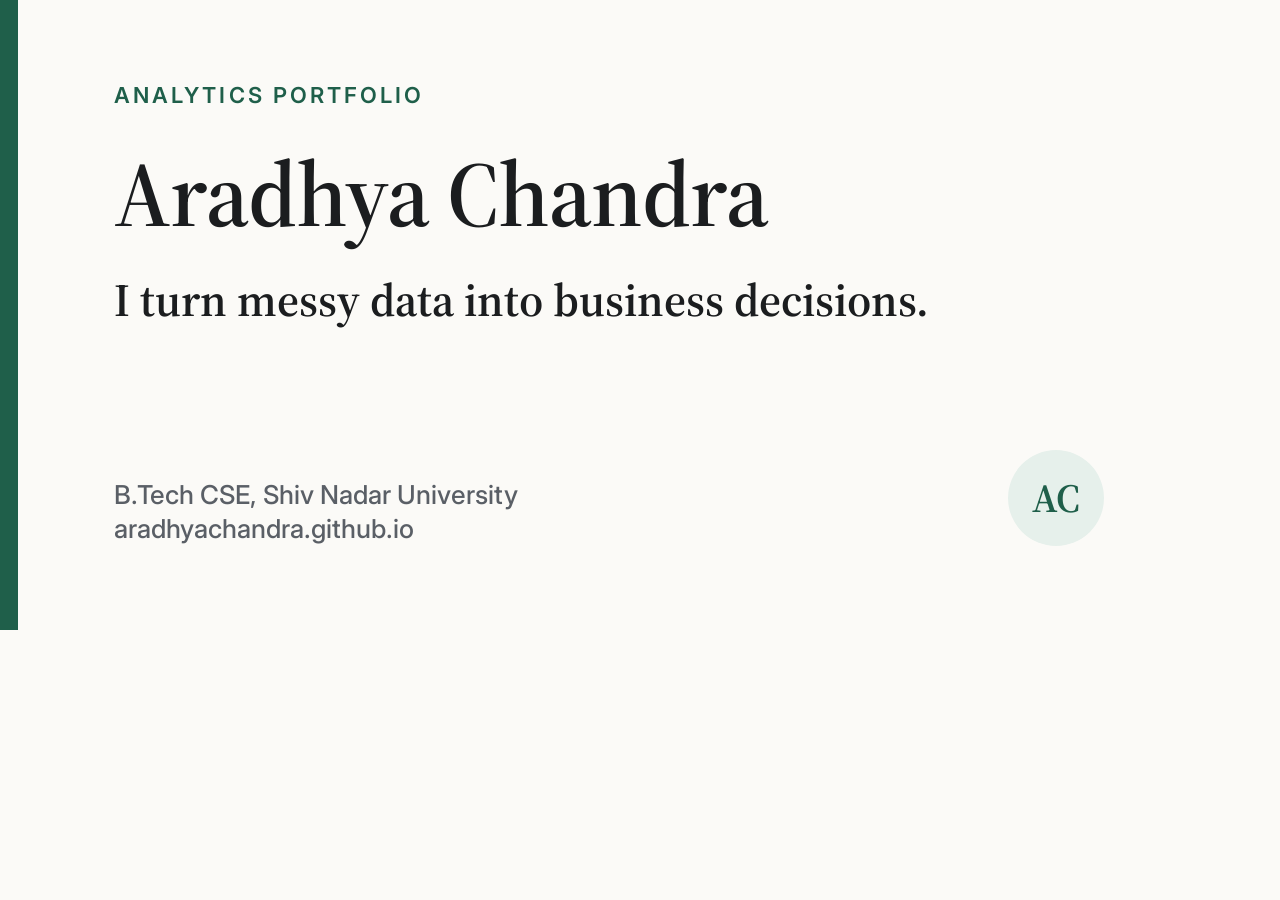
<file: tools/og-image.html>
<!doctype html>
<html><head><meta charset="utf-8">
<link href="https://fonts.googleapis.com/css2?family=Inter:wght@400;500;600&family=Source+Serif+4:opsz,wght@8..60,600&display=swap" rel="stylesheet">
<style>
  html,body{margin:0;width:1200px;height:630px;background:#fbfaf7;font-family:Inter,sans-serif;color:#1b1d1f}
  .card{box-sizing:border-box;width:1200px;height:630px;padding:84px 96px;display:flex;flex-direction:column;border-left:18px solid #1f5f4a}
  .eyebrow{font:600 22px/1 Inter;letter-spacing:.14em;text-transform:uppercase;color:#1f5f4a;margin-bottom:40px}
  h1{font:600 92px/1.05 "Source Serif 4",serif;margin:0 0 28px;letter-spacing:-.01em}
  p{font:600 46px/1.25 "Source Serif 4",serif;margin:0;color:#1b1d1f;max-width:900px}
  .foot{margin-top:auto;display:flex;justify-content:space-between;align-items:flex-end;font:500 26px/1.3 Inter;color:#5a5f66}
  .mono{width:96px;height:96px;border-radius:50%;background:#e6f0eb;color:#1f5f4a;display:grid;place-items:center;font:600 40px/1 "Source Serif 4",serif}
</style></head>
<body><div class="card">
  <div class="eyebrow">Analytics portfolio</div>
  <h1>Aradhya Chandra</h1>
  <p>I turn messy data into business decisions.</p>
  <div class="foot"><span>B.Tech CSE, Shiv Nadar University<br>aradhyachandra.github.io</span><div class="mono">AC</div></div>
</div></body></html>
</file>
<file: assets/css/style.css>
/* Aradhya Chandra — portfolio
   Design tokens first. Change --accent / --gold to re-theme the whole site. */

:root {
  --bg: #faf8f4;
  --bg-alt: #f2efe7;
  --surface: #ffffff;
  --ink: #14201c;
  --muted: #56615c;
  --border: #e3ded2;
  --accent: #0f5b4b;
  --accent-hover: #0b4a3d;
  --accent-soft: #e2eee8;
  --on-accent: #ffffff;
  --gold: #b7791f;          /* secondary tint: decoration only */
  --gold-soft: #f6ead6;
  --gold-ink: #8a5a12;      /* ochre for text: AA on light backgrounds */
  --dot: rgba(15, 91, 75, .13);
  --band: #0f2a23;          /* contact band */
  --band-ink: #f1eee6;
  --band-muted: #b9c6bf;
  --shadow-sm: 0 1px 2px rgba(20, 32, 28, .05);
  --shadow: 0 1px 2px rgba(20, 32, 28, .04), 0 10px 30px -12px rgba(20, 32, 28, .18);
  --shadow-lg: 0 2px 4px rgba(20, 32, 28, .04), 0 24px 48px -20px rgba(20, 32, 28, .28);
  --display: "Fraunces", Georgia, "Times New Roman", serif;
  --sans: "Inter", system-ui, -apple-system, "Segoe UI", Roboto, sans-serif;
  --max: 72rem;
  --read: 42rem;
  --radius: 14px;
  color-scheme: light;
}

@media (prefers-color-scheme: dark) {
  :root:not([data-theme="light"]) {
    --bg: #0f1513; --bg-alt: #131b18; --surface: #18211e; --ink: #e8eeeb; --muted: #a2aea8;
    --border: #27322e; --accent: #6ccba9; --accent-hover: #8adbbd; --accent-soft: #173029;
    --on-accent: #0b1a15; --gold: #e3b260; --gold-ink: #e3b260; --gold-soft: #2c2416; --dot: rgba(108, 203, 169, .10);
    --band: #10372d; --band-ink: #eef3f0; --band-muted: #b5c9c0;
    --shadow-sm: none; --shadow: 0 0 0 1px rgba(255,255,255,.02); --shadow-lg: 0 20px 40px -20px rgba(0,0,0,.6);
    color-scheme: dark;
  }
}
:root[data-theme="dark"] {
  --bg: #0f1513; --bg-alt: #131b18; --surface: #18211e; --ink: #e8eeeb; --muted: #a2aea8;
  --border: #27322e; --accent: #6ccba9; --accent-hover: #8adbbd; --accent-soft: #173029;
  --on-accent: #0b1a15; --gold: #e3b260; --gold-ink: #e3b260; --gold-soft: #2c2416; --dot: rgba(108, 203, 169, .10);
  --band: #10372d; --band-ink: #eef3f0; --band-muted: #b5c9c0;
  --shadow-sm: none; --shadow: 0 0 0 1px rgba(255,255,255,.02); --shadow-lg: 0 20px 40px -20px rgba(0,0,0,.6);
  color-scheme: dark;
}

/* ---------- Base ---------- */
*, *::before, *::after { box-sizing: border-box; }
html { -webkit-text-size-adjust: 100%; scroll-behavior: smooth; scroll-padding-top: 5rem; }
body {
  margin: 0; background: var(--bg); color: var(--ink);
  font-family: var(--sans); font-size: 1.0625rem; line-height: 1.6;
  -webkit-font-smoothing: antialiased; text-rendering: optimizeLegibility;
}
img { max-width: 100%; height: auto; display: block; }
a { color: var(--accent); text-underline-offset: .2em; text-decoration-thickness: 1px; }
a:hover { color: var(--accent-hover); text-decoration-thickness: 2px; }
:focus-visible { outline: 3px solid var(--accent); outline-offset: 3px; border-radius: 6px; }
h1, h2, h3 { font-family: var(--display); font-weight: 600; line-height: 1.12; letter-spacing: -.015em; margin: 0 0 .5em; font-variation-settings: "SOFT" 0, "WONK" 0; }
h1 { font-size: clamp(2.6rem, 8vw, 3.9rem); letter-spacing: -.025em; }
h2 { font-size: clamp(1.85rem, 5vw, 2.75rem); }
h3 { font-size: clamp(1.35rem, 3.4vw, 1.7rem); }
p { margin: 0 0 1em; }
.num-font { font-variant-numeric: lining-nums tabular-nums; }

.wrap { max-width: var(--max); margin: 0 auto; padding: 0 1rem; }
@media (min-width: 640px) { .wrap { padding: 0 1.75rem; } }

.skip { position: absolute; left: -999px; top: .5rem; background: var(--surface); color: var(--ink); padding: .6rem 1rem; z-index: 100; border-radius: 8px; }
.skip:focus { left: .5rem; }

.eyebrow {
  display: inline-flex; align-items: center; gap: .55rem;
  font: 600 .76rem/1 var(--sans); letter-spacing: .14em; text-transform: uppercase;
  color: var(--accent); margin: 0 0 1rem;
}
.eyebrow::before { content: ""; width: 1.4rem; height: 2px; background: var(--gold); border-radius: 2px; }
.lede { color: var(--muted); max-width: var(--read); font-size: 1.1rem; }

/* ---------- Header ---------- */
.site-header {
  position: sticky; top: 0; z-index: 50;
  background: color-mix(in srgb, var(--bg) 82%, transparent);
  backdrop-filter: saturate(1.5) blur(12px); -webkit-backdrop-filter: saturate(1.5) blur(12px);
  border-bottom: 1px solid color-mix(in srgb, var(--border) 70%, transparent);
}
.site-header .wrap { display: flex; align-items: center; gap: .75rem; height: 4rem; }
.brand { display: inline-flex; align-items: center; gap: .6rem; font-family: var(--display); font-weight: 600; font-size: 1.1rem; color: var(--ink); text-decoration: none; margin-right: auto; white-space: nowrap; }
.brand:hover { color: var(--ink); }
.nav { display: flex; gap: .1rem; overflow-x: auto; scrollbar-width: none; }
.nav::-webkit-scrollbar { display: none; }
.nav a {
  position: relative; color: var(--muted); text-decoration: none; font-size: .92rem; font-weight: 500;
  padding: .45rem .6rem; border-radius: 8px; white-space: nowrap;
}
.nav a:hover { color: var(--ink); background: var(--accent-soft); }
.nav a.active { color: var(--accent); }
.nav a.active::after { content: ""; position: absolute; left: .6rem; right: .6rem; bottom: .15rem; height: 2px; border-radius: 2px; background: var(--accent); }
.theme-toggle {
  flex: none; width: 2.4rem; height: 2.4rem; border-radius: 50%;
  border: 1px solid var(--border); background: var(--surface); color: var(--ink);
  display: grid; place-items: center; cursor: pointer; padding: 0;
}
.theme-toggle:hover { border-color: var(--accent); }
.theme-toggle svg { width: 1.05rem; height: 1.05rem; }
.theme-toggle .moon { display: none; }
[data-theme-current="dark"] .theme-toggle .sun { display: none; }
[data-theme-current="dark"] .theme-toggle .moon { display: block; }
@media (max-width: 520px) {
  .brand-name { font-size: 1rem; }
  .nav a { padding: .45rem .42rem; font-size: .88rem; }
  .nav a.active::after { left: .42rem; right: .42rem; }
}

/* ---------- Buttons ---------- */
.btns { display: flex; flex-wrap: wrap; gap: .6rem; }
.btn {
  display: inline-flex; align-items: center; justify-content: center; gap: .5rem;
  padding: .75rem 1.15rem; min-height: 2.9rem; border-radius: 10px;
  border: 1px solid var(--border); background: var(--surface); color: var(--ink);
  font: 600 .95rem/1 var(--sans); text-decoration: none;
  transition: border-color .15s, background-color .15s, transform .15s;
}
.btn:hover { border-color: var(--accent); color: var(--ink); text-decoration: none; }
.btn-primary { background: var(--accent); border-color: var(--accent); color: var(--on-accent); }
.btn-primary:hover { background: var(--accent-hover); border-color: var(--accent-hover); color: var(--on-accent); }
.btn svg { width: 1.05rem; height: 1.05rem; flex: none; }
.link-arrow { font-weight: 600; text-decoration: none; display: inline-flex; align-items: center; gap: .35rem; }
.link-arrow:hover { text-decoration: underline; }

/* ---------- Sections & rhythm ---------- */
.section { padding: 4rem 0; }
@media (min-width: 768px) { .section { padding: 6rem 0; } }
.section-alt { background: var(--bg-alt); border-block: 1px solid var(--border); }
.section-head { max-width: 46rem; margin-bottom: 2.5rem; }
@media (min-width: 768px) { .section-head { margin-bottom: 3.5rem; } }

/* ---------- Hero ---------- */
.hero { position: relative; overflow: hidden; padding: 2.25rem 0 2.75rem; isolation: isolate; }
@media (min-width: 960px) { .hero { padding: 3rem 0 3.5rem; } }
.hero::before { /* faint dot grid, fading out */
  content: ""; position: absolute; inset: 0; z-index: -2;
  background-image: radial-gradient(var(--dot) 1.2px, transparent 1.2px);
  background-size: 22px 22px;
  -webkit-mask-image: radial-gradient(ellipse 80% 70% at 70% 30%, #000 30%, transparent 75%);
          mask-image: radial-gradient(ellipse 80% 70% at 70% 30%, #000 30%, transparent 75%);
}
.hero::after { /* soft accent wash */
  content: ""; position: absolute; z-index: -1; width: 46rem; height: 46rem; right: -14rem; top: -18rem;
  background: radial-gradient(closest-side, color-mix(in srgb, var(--accent) 16%, transparent), transparent);
  pointer-events: none;
}
.hero-grid { display: grid; gap: 2.5rem; align-items: center; }
@media (min-width: 960px) { .hero-grid { grid-template-columns: 1.25fr .75fr; gap: 4rem; } }
.hero-id { display: flex; align-items: center; gap: .9rem; margin-bottom: 1.6rem; }
.monogram {
  width: 3.5rem; height: 3.5rem; border-radius: 16px; flex: none;
  display: grid; place-items: center; position: relative;
  font: 600 1.35rem/1 var(--display); color: var(--on-accent); background: var(--accent);
  box-shadow: 0 0 0 4px var(--bg), 0 0 0 5px color-mix(in srgb, var(--accent) 35%, transparent);
  object-fit: cover;
}
.hero-id .eyebrow { margin: 0; }
.hero h1 { margin-bottom: .25em; }
.headline {
  font-family: var(--display); font-weight: 500; font-size: clamp(1.45rem, 4vw, 2.1rem);
  line-height: 1.25; letter-spacing: -.01em; margin-bottom: 1rem; max-width: 30rem;
}
.headline em { font-style: normal; background: linear-gradient(transparent 62%, var(--gold-soft) 62%); }
.subline { color: var(--muted); margin-bottom: 2rem; font-size: 1rem; }

/* ---------- Portrait (hero, right column) ---------- */
.portrait { margin: 0; position: relative; width: 100%; max-width: 13.75rem; } /* 220px on phones */
.portrait img {
  position: relative; width: 100%; height: auto; aspect-ratio: 4 / 5;
  object-fit: cover; object-position: 50% 28%;  /* keeps the face centred if the box ever crops */
  border-radius: 22px; border: 1px solid var(--border); box-shadow: var(--shadow-lg); background: var(--bg-alt);
}
.portrait::before { /* one subtle offset frame behind the photo */
  content: ""; position: absolute; inset: 0; transform: translate(14px, 14px);
  border-radius: 22px; border: 1.5px solid color-mix(in srgb, var(--accent) 45%, transparent);
  background: color-mix(in srgb, var(--accent-soft) 60%, transparent);
}
/* Phones and tablets (up to 959px), option B: a small round photo beside the eyebrow and name.
   The text column joins the hero grid so the photo can share the name's rows; no HTML change. */
@media (max-width: 959px) {
  .hero-grid { grid-template-columns: auto minmax(0, 1fr); column-gap: 1rem; row-gap: 0; align-items: center; }
  .hero-text { display: contents; }
  .hero-id { grid-column: 2; grid-row: 1; align-self: end; margin-bottom: .45rem; }
  .hero h1 { grid-column: 2; grid-row: 2; align-self: start; margin-bottom: 0; }
  .portrait { grid-column: 1; grid-row: 1 / span 2; align-self: center; width: 4.75rem; max-width: none; margin: 0 0 0 5px; /* ring stays inside the gutter */
    border-radius: 50%; overflow: hidden;
    box-shadow: 0 0 0 3px var(--bg), 0 0 0 4.5px color-mix(in srgb, var(--accent) 55%, transparent); }
  .portrait img { aspect-ratio: 1; border-radius: 0; border: 0; box-shadow: none;
    object-position: 50% 18%; transform: scale(1.75); transform-origin: 52% 24%; }   /* zoom onto the face */
  .portrait::before { display: none; }
  .headline, .subline, .hero .btns { grid-column: 1 / -1; }
  .headline { margin-top: 1.1rem; }
}
@media (min-width: 600px) and (max-width: 959px) { .portrait { width: 5.5rem; } }
@media (min-width: 960px) {
  .portrait { max-width: 21.25rem; justify-self: center; } /* 340px */
}

/* ---------- Headline results strip ---------- */
.results-strip { padding: 0 0 3rem; }
@media (min-width: 960px) { .results-strip { padding: 0 0 4.5rem; } }
.results-head { display: flex; flex-wrap: wrap; justify-content: space-between; align-items: baseline; gap: .35rem 1rem; margin-bottom: 1rem; }
.results-head p { margin: 0; font: 600 .75rem/1 var(--sans); letter-spacing: .14em; text-transform: uppercase; color: var(--muted); }
.results-head span { font-size: .85rem; color: var(--muted); }
.kpis { display: grid; gap: .75rem; }
@media (min-width: 720px) { .kpis { grid-template-columns: repeat(2, 1fr); gap: 1.25rem; } }
@media (min-width: 1100px) { .kpis { grid-template-columns: repeat(4, 1fr); } }
.kpi {
  position: relative; display: flex; flex-direction: column; gap: .55rem;
  padding: 1.25rem 3rem 1.3rem 1.35rem; border-radius: var(--radius); border: 1px solid var(--border);
  background: var(--surface); color: var(--ink); text-decoration: none; box-shadow: var(--shadow-sm);
  border-top: 3px solid var(--accent);
  transition: border-color .15s, transform .15s, box-shadow .15s;
}
.kpi:hover { border-color: var(--accent); color: var(--ink); transform: translateY(-2px); box-shadow: var(--shadow); text-decoration: none; }
.kpi-value { font: 600 clamp(2rem, 6vw, 2.6rem)/1 var(--display); color: var(--accent); font-variant-numeric: lining-nums tabular-nums; letter-spacing: -.02em; }
.kpi-label { font-weight: 600; font-size: 1rem; line-height: 1.35; display: block; }
.kpi-meta { display: block; font-size: .85rem; color: var(--muted); margin-top: .25rem; }
.kpi-arrow { position: absolute; top: 1.2rem; right: 1.2rem; color: var(--muted); font-size: 1.1rem; transition: transform .15s, color .15s; }
.kpi:hover .kpi-arrow { color: var(--accent); transform: translateX(3px); }

/* ---------- How I work ---------- */
.how { padding: 2.5rem 0; border-block: 1px solid var(--border); background: var(--surface); }
.how-grid { display: grid; gap: 1.25rem; list-style: none; margin: 0; padding: 0; counter-reset: step; }
@media (min-width: 820px) { .how-grid { grid-template-columns: auto 1fr 1fr 1fr; gap: 2rem; align-items: center; } }
.how-title { font: 600 .76rem/1.2 var(--sans); letter-spacing: .14em; text-transform: uppercase; color: var(--muted); margin: 0; }
.step { display: flex; gap: .9rem; align-items: center; }
.step-icon {
  flex: none; width: 2.75rem; height: 2.75rem; border-radius: 12px; display: grid; place-items: center;
  background: var(--accent-soft); color: var(--accent); position: relative;
}
.step-icon svg { width: 1.3rem; height: 1.3rem; }
.step-icon::after {
  counter-increment: step; content: counter(step);
  position: absolute; top: -.4rem; right: -.4rem; width: 1.2rem; height: 1.2rem; border-radius: 50%;
  background: var(--gold-ink); color: var(--bg); font: 700 .68rem/1.2rem var(--sans); text-align: center;
}
.step p { margin: 0; font-weight: 500; line-height: 1.35; font-size: .98rem; }

/* ---------- Projects: feature rows ---------- */
.features { display: grid; gap: 4.5rem; }
@media (min-width: 960px) { .features { gap: 7rem; } }
.feature { display: grid; gap: 1.75rem; align-items: center; }
@media (min-width: 960px) {
  .feature { grid-template-columns: 1.15fr 1fr; gap: 4rem; }
  .feature:nth-child(even) .shot { order: 2; }
}
.shot {
  display: block; position: relative; border-radius: 18px; padding: .6rem;
  background: linear-gradient(160deg, var(--accent-soft), var(--gold-soft));
  border: 1px solid var(--border); box-shadow: var(--shadow);
  transition: transform .25s ease, box-shadow .25s ease;
}
.shot-inner { border-radius: 12px; overflow: hidden; background: #fff; border: 1px solid rgba(20,32,28,.08); }
.shot img { width: 100%; transition: transform .35s ease; }
.shot:hover { transform: translateY(-4px); box-shadow: var(--shadow-lg); }
.shot:hover img { transform: scale(1.015); }
.shot-tag {
  position: absolute; left: 1.25rem; bottom: 1.25rem; padding: .3rem .6rem; border-radius: 999px;
  background: rgba(15, 42, 35, .82); color: #fff; font: 600 .72rem/1.2 var(--sans); letter-spacing: .02em;
}
.feature-num { display: block; font: 600 .76rem/1 var(--sans); letter-spacing: .14em; text-transform: uppercase; color: var(--muted); margin-bottom: .9rem; }
.feature-num b { color: var(--gold-ink); font-weight: 700; margin-right: .35rem; }
.feature h3 { font-size: clamp(1.6rem, 4.2vw, 2.15rem); margin-bottom: .6rem; }
.question { font-family: var(--display); font-style: italic; font-weight: 400; font-size: 1.15rem; line-height: 1.45; color: var(--muted); margin-bottom: 1.5rem; }
.result { border-left: 3px solid var(--gold); padding: .2rem 0 .2rem 1.1rem; margin-bottom: 1.5rem; }
.result strong { display: block; font: 600 clamp(2rem, 6vw, 2.6rem)/1.05 var(--display); color: var(--accent); letter-spacing: -.02em; margin-bottom: .45rem; font-variant-numeric: lining-nums; }
.result span { font-size: 1rem; color: var(--ink); }
.tags { display: flex; flex-wrap: wrap; gap: .45rem; list-style: none; padding: 0; margin: 0 0 1.75rem; }
.tags li { font-size: .8rem; font-weight: 500; padding: .3rem .7rem; border-radius: 999px; background: var(--surface); border: 1px solid var(--border); color: var(--ink); }
.feature-links { display: flex; flex-wrap: wrap; gap: .6rem; }

/* ---------- Reveal on scroll ---------- */
@media (prefers-reduced-motion: no-preference) {
  .js .reveal { opacity: 0; transform: translateY(18px); transition: opacity .6s ease, transform .6s ease; }
  .js .reveal.in { opacity: 1; transform: none; }
}
@media (prefers-reduced-motion: reduce) {
  html { scroll-behavior: auto; }
  *, *::before, *::after { transition: none !important; animation: none !important; }
}


/* ---------- Experience: timeline ---------- */
.timeline { list-style: none; margin: 0; padding: 0; max-width: 52rem; position: relative; }
.timeline::before { content: ""; position: absolute; top: .5rem; bottom: .5rem; left: .45rem; width: 2px; background: var(--border); }
.tl-item { position: relative; padding: 0 0 2.5rem 2.25rem; }
.tl-item:last-child { padding-bottom: 0; }
.tl-item::before {
  content: ""; position: absolute; left: 0; top: .35rem; width: 1rem; height: 1rem; border-radius: 50%;
  background: var(--bg-alt); border: 3px solid var(--accent); box-shadow: 0 0 0 4px var(--bg-alt);
}
.tl-when { display: block; font: 600 .8rem/1.3 var(--sans); letter-spacing: .06em; text-transform: uppercase; color: var(--gold-ink); margin-bottom: .35rem; }
.tl-card { background: var(--surface); border: 1px solid var(--border); border-radius: var(--radius); padding: 1.25rem 1.35rem; box-shadow: var(--shadow-sm); }
.tl-card h3 { font-size: 1.25rem; margin-bottom: .2rem; }
.tl-org { color: var(--muted); font-size: .95rem; margin-bottom: .75rem; }
.tl-card p:last-child { margin: 0; }
@media (min-width: 820px) {
  .timeline::before { left: 11.45rem; }
  .tl-item { display: grid; grid-template-columns: 10rem 1fr; gap: 0 3rem; padding-left: 0; }
  .tl-item::before { left: 11rem; }
  .tl-when { text-align: right; padding-top: .3rem; }
}

/* ---------- Skills: grouped pills ---------- */
.skill-grid { display: grid; gap: 1rem; }
@media (min-width: 720px) { .skill-grid { grid-template-columns: repeat(2, 1fr); gap: 1.25rem; } }
.skill-card { background: var(--surface); border: 1px solid var(--border); border-radius: var(--radius); padding: 1.4rem; box-shadow: var(--shadow-sm); }
.skill-card h3 { display: flex; align-items: center; gap: .7rem; font-size: 1.15rem; margin-bottom: 1rem; }
.skill-icon { width: 2.3rem; height: 2.3rem; border-radius: 10px; display: grid; place-items: center; background: var(--accent-soft); color: var(--accent); flex: none; }
.skill-icon svg { width: 1.15rem; height: 1.15rem; }
.pills { display: flex; flex-wrap: wrap; gap: .45rem; list-style: none; margin: 0; padding: 0; }
.pills li { font-size: .88rem; padding: .35rem .75rem; border-radius: 999px; background: var(--bg); border: 1px solid var(--border); }

/* ---------- About ---------- */
.about-grid { display: grid; gap: 2rem; }
@media (min-width: 900px) { .about-grid { grid-template-columns: 1.6fr 1fr; gap: 4rem; align-items: start; } }
.pull {
  font-family: var(--display); font-weight: 500; font-size: clamp(1.4rem, 3.6vw, 1.9rem); line-height: 1.3;
  letter-spacing: -.01em; border-left: 3px solid var(--gold); padding-left: 1.25rem; margin: 0 0 1.5rem;
}
.about-text p:not(.pull):not(.eyebrow) { max-width: var(--read); color: var(--muted); font-size: 1.08rem; }
.edu { background: var(--surface); border: 1px solid var(--border); border-radius: var(--radius); padding: 1.5rem; margin: 0; box-shadow: var(--shadow); }
.edu dt { font: 600 .74rem/1 var(--sans); text-transform: uppercase; letter-spacing: .12em; color: var(--muted); margin-bottom: .35rem; }
.edu dd { margin: 0 0 1.1rem; }
.edu dd:last-child { margin-bottom: 0; }

/* ---------- Contact band ---------- */
.band { background: var(--band); color: var(--band-ink); padding: 4.5rem 0; position: relative; overflow: hidden; isolation: isolate; }
@media (min-width: 768px) { .band { padding: 6rem 0; } }
.band::before {
  content: ""; position: absolute; inset: 0; z-index: -1; opacity: .5;
  background-image: radial-gradient(rgba(255,255,255,.09) 1.2px, transparent 1.2px); background-size: 22px 22px;
  -webkit-mask-image: linear-gradient(90deg, transparent, #000 70%); mask-image: linear-gradient(90deg, transparent, #000 70%);
}
.band-grid { display: grid; gap: 2rem; align-items: center; }
@media (min-width: 900px) { .band-grid { grid-template-columns: 1.3fr 1fr; } }
.band .eyebrow { color: #9fe0c6; }
.band h2 { color: var(--band-ink); font-size: clamp(2.2rem, 6vw, 3.4rem); }
.band .lede { color: var(--band-muted); }
.band .btns { justify-content: flex-start; }
@media (min-width: 900px) { .band .btns { justify-content: flex-end; } }
.band .btn { background: transparent; color: var(--band-ink); border-color: rgba(255,255,255,.28); }
.band .btn:hover { border-color: #fff; color: #fff; }
.band .btn-primary { background: #f1eee6; color: #0f2a23; border-color: #f1eee6; }
.band .btn-primary:hover { background: #fff; color: #0f2a23; }
.band :focus-visible { outline-color: #9fe0c6; }

/* ---------- Footer ---------- */
.site-footer { background: var(--bg-alt); border-top: 1px solid var(--border); padding: 3rem 0 2rem; font-size: .93rem; color: var(--muted); }
.foot-grid { display: grid; gap: 2rem; }
@media (min-width: 760px) { .foot-grid { grid-template-columns: 1.6fr 1fr 1fr; } }
.foot-brand .brand { margin-bottom: .75rem; }
.foot-brand p { margin: 0; max-width: 22rem; }
.site-footer h2 { font: 600 .74rem/1 var(--sans); letter-spacing: .12em; text-transform: uppercase; color: var(--ink); margin: 0 0 .9rem; }
.site-footer ul { list-style: none; margin: 0; padding: 0; display: grid; gap: .45rem; }
.site-footer a { color: var(--muted); text-decoration: none; }
.site-footer a:hover { color: var(--accent); text-decoration: underline; }
.foot-base { margin-top: 2.5rem; padding-top: 1.25rem; border-top: 1px solid var(--border); display: flex; flex-wrap: wrap; justify-content: space-between; gap: .5rem; }
.foot-base p { margin: 0; }

/* =================== Case-study pages =================== */
.cs-hero { position: relative; overflow: hidden; isolation: isolate; padding: 2.25rem 0 2.75rem; border-bottom: 1px solid var(--border); }
@media (min-width: 900px) { .cs-hero { padding: 3.5rem 0 4rem; } }
.cs-hero::before {
  content: ""; position: absolute; inset: 0; z-index: -1;
  background-image: radial-gradient(var(--dot) 1.2px, transparent 1.2px); background-size: 22px 22px;
  -webkit-mask-image: radial-gradient(ellipse 70% 80% at 85% 20%, #000 25%, transparent 70%);
          mask-image: radial-gradient(ellipse 70% 80% at 85% 20%, #000 25%, transparent 70%);
}
.back { display: inline-flex; align-items: center; gap: .35rem; font-size: .92rem; font-weight: 600; text-decoration: none; margin-bottom: 1.5rem; }
.back:hover { text-decoration: underline; }
.cs-hero h1 { font-size: clamp(2.1rem, 6.5vw, 3.4rem); max-width: 22ch; }
.cs-hero .question { font-size: clamp(1.15rem, 3vw, 1.4rem); max-width: 40rem; margin-bottom: 1rem; }
.meta { color: var(--muted); font-size: .92rem; margin-bottom: 2rem; }
.cs-kpis { display: grid; gap: .75rem; }
@media (min-width: 720px) { .cs-kpis { grid-template-columns: repeat(3, 1fr); gap: 1rem; } }
.cs-kpi { background: var(--surface); border: 1px solid var(--border); border-radius: var(--radius); padding: 1.1rem 1.2rem; box-shadow: var(--shadow); border-top: 3px solid var(--accent); }
.cs-kpi strong { display: block; font: 600 clamp(1.6rem, 4.5vw, 2rem)/1.1 var(--display); color: var(--accent); letter-spacing: -.02em; margin-bottom: .35rem; font-variant-numeric: lining-nums; }
.cs-kpi span { font-size: .92rem; color: var(--muted); line-height: 1.4; display: block; }

.cs-layout { display: grid; gap: 2rem; padding-top: 2.5rem; padding-bottom: 4rem; }  /* top/bottom only: keep .wrap's side gutter */
@media (min-width: 1000px) { .cs-layout { grid-template-columns: 13rem minmax(0, 1fr); gap: 4rem; padding-top: 3.5rem; padding-bottom: 5rem; } }
.toc { display: none; }
@media (min-width: 1000px) {
  .toc { display: block; position: sticky; top: 5.5rem; align-self: start; }
  .toc p { font: 600 .74rem/1 var(--sans); letter-spacing: .12em; text-transform: uppercase; color: var(--muted); margin: 0 0 .9rem; }
  .toc ol { list-style: none; margin: 0; padding: 0; border-left: 2px solid var(--border); }
  .toc a { display: block; padding: .38rem 0 .38rem 1rem; margin-left: -2px; border-left: 2px solid transparent; color: var(--muted); text-decoration: none; font-size: .9rem; line-height: 1.35; }
  .toc a:hover { color: var(--ink); }
  .toc a.active { color: var(--accent); border-left-color: var(--accent); font-weight: 600; }
}
.cs-body { max-width: 44rem; min-width: 0; }
.cs-section { padding-top: 2rem; margin-top: 2rem; border-top: 1px solid var(--border); scroll-margin-top: 5rem; }
.cs-section:first-child { padding-top: 0; margin-top: 0; border-top: 0; }
.cs-section h2 { font-size: clamp(1.45rem, 3.8vw, 1.85rem); }
.cs-body ul { padding-left: 1.2rem; margin: 0 0 1em; }
.cs-body li { margin-bottom: .5rem; }
.cs-body li::marker { color: var(--gold); }
.findings { display: grid; gap: .9rem; margin: 1.25rem 0 1.25rem; }
@media (min-width: 640px) { .findings { grid-template-columns: repeat(2, 1fr); } }
.finding { background: var(--surface); border: 1px solid var(--border); border-radius: var(--radius); padding: 1.1rem 1.2rem; box-shadow: var(--shadow-sm); }
.finding strong { display: block; font: 600 1.55rem/1.15 var(--display); color: var(--accent); margin-bottom: .3rem; letter-spacing: -.01em; }
.finding span { font-size: .95rem; }
.callout {
  position: relative; background: var(--accent-soft); border: 1px solid color-mix(in srgb, var(--accent) 25%, transparent);
  border-left: 4px solid var(--accent); border-radius: 0 var(--radius) var(--radius) 0; padding: 1.2rem 1.35rem; margin: 1rem 0;
}
.callout p:last-child { margin: 0; }
.callout-rec { background: linear-gradient(135deg, var(--accent-soft), var(--gold-soft)); border-left-color: var(--gold); padding: 1.5rem 1.5rem 1.5rem 1.6rem; }
.callout-rec::before { content: "Recommendation"; display: block; font: 700 .72rem/1 var(--sans); letter-spacing: .14em; text-transform: uppercase; color: var(--gold-ink); margin-bottom: .7rem; }
.callout-rec p { font-size: 1.08rem; }
.note { font-size: .9rem; color: var(--muted); }
figure { margin: 2rem 0; }
.frame {
  display: block; border-radius: 16px; padding: .55rem; border: 1px solid var(--border);
  background: linear-gradient(160deg, var(--accent-soft), var(--gold-soft)); box-shadow: var(--shadow);
  transition: transform .25s ease, box-shadow .25s ease;
}
.frame img { border-radius: 10px; background: #fff; border: 1px solid rgba(20,32,28,.08); }
a.frame:hover { transform: translateY(-3px); box-shadow: var(--shadow-lg); }
figcaption { font-size: .9rem; color: var(--muted); margin-top: .75rem; padding-left: .9rem; border-left: 2px solid var(--border); }
figcaption::after { content: " Tap the chart to enlarge."; }
@media (min-width: 900px) { figcaption::after { content: ""; } }

.next-wrap { border-top: 1px solid var(--border); background: var(--bg-alt); padding: 2.5rem 0; }
.next-grid { display: grid; gap: 1rem; }
@media (min-width: 720px) { .next-grid { grid-template-columns: 1fr 1fr; } }
.next-card { display: block; background: var(--surface); border: 1px solid var(--border); border-radius: var(--radius); padding: 1.2rem 1.35rem; text-decoration: none; color: var(--ink); transition: border-color .15s, transform .15s; }
.next-card:hover { border-color: var(--accent); color: var(--ink); transform: translateY(-2px); text-decoration: none; }
.next-card small { display: block; font: 600 .74rem/1 var(--sans); letter-spacing: .12em; text-transform: uppercase; color: var(--muted); margin-bottom: .55rem; }
.next-card span { font: 600 1.2rem/1.3 var(--display); }
.next-card.next { text-align: right; }

/* fixes after first full review */
.back { display: flex; width: fit-content; }
@media (min-width: 820px) {
  .timeline::before { left: 13.45rem; }
  .tl-item { grid-template-columns: 12rem 1fr; }
  .tl-item::before { left: 13rem; }
}

/* Header lockup: round avatar + name in the heading serif (all pages) */
.brand-avatar {
  width: 32px; height: 32px; border-radius: 50%; object-fit: cover; object-position: 50% 35%; flex: none;
  border: 1px solid color-mix(in srgb, var(--ink) 18%, transparent);
}

@media (max-width: 600px) {
  .site-header .wrap { height: auto; flex-wrap: wrap; row-gap: 0; padding-top: .5rem; padding-bottom: .2rem; }
  .brand { gap: .5rem; }
  .theme-toggle { width: 2.2rem; height: 2.2rem; }
  .nav { order: 3; width: 100%; margin: .15rem -.42rem 0; }
  html { scroll-padding-top: 6.5rem; }
}

/* footer lockup matches the header: name in full ink, not link grey */
.site-footer .brand, .site-footer .brand:hover { color: var(--ink); text-decoration: none; }

/* Data credit with the provider's logo (football case study: the StatsBomb terms ask for their logo on
   every published analysis). The logo has dark lettering, so it sits on a white plate in both themes. */
.data-credit { display: flex; flex-wrap: wrap; align-items: center; gap: .9rem 1.2rem; background: var(--surface); border: 1px solid var(--border); border-radius: var(--radius); padding: 1rem 1.2rem; margin: 1.25rem 0 0; }
.data-credit img { width: 180px; height: auto; flex: none; background: #fff; padding: .55rem .75rem; border-radius: 8px; border: 1px solid rgba(20,32,28,.08); }
.data-credit p { flex: 1 1 16rem; margin: 0; font-size: .9rem; color: var(--muted); }

/* Video in a project card (TCS demo): same frame as the chart shots, 16:9 */
.shot-media { margin: 0; min-width: 0; }
.shot-video { aspect-ratio: 16 / 9; background: #f4f3ef; }
.shot-video video { display: block; width: 100%; height: 100%; object-fit: cover; }
.shot-media .shot:hover { transform: none; box-shadow: var(--shadow); } /* no lift while using the player */
.shot-media figcaption { margin-top: .7rem; padding-left: 0; border-left: 0; font-size: .9rem; color: var(--muted); }
.shot-media figcaption::after { content: none; }
@media (min-width: 960px) { .feature:nth-child(even) .shot-media { order: 2; } }
</file>
